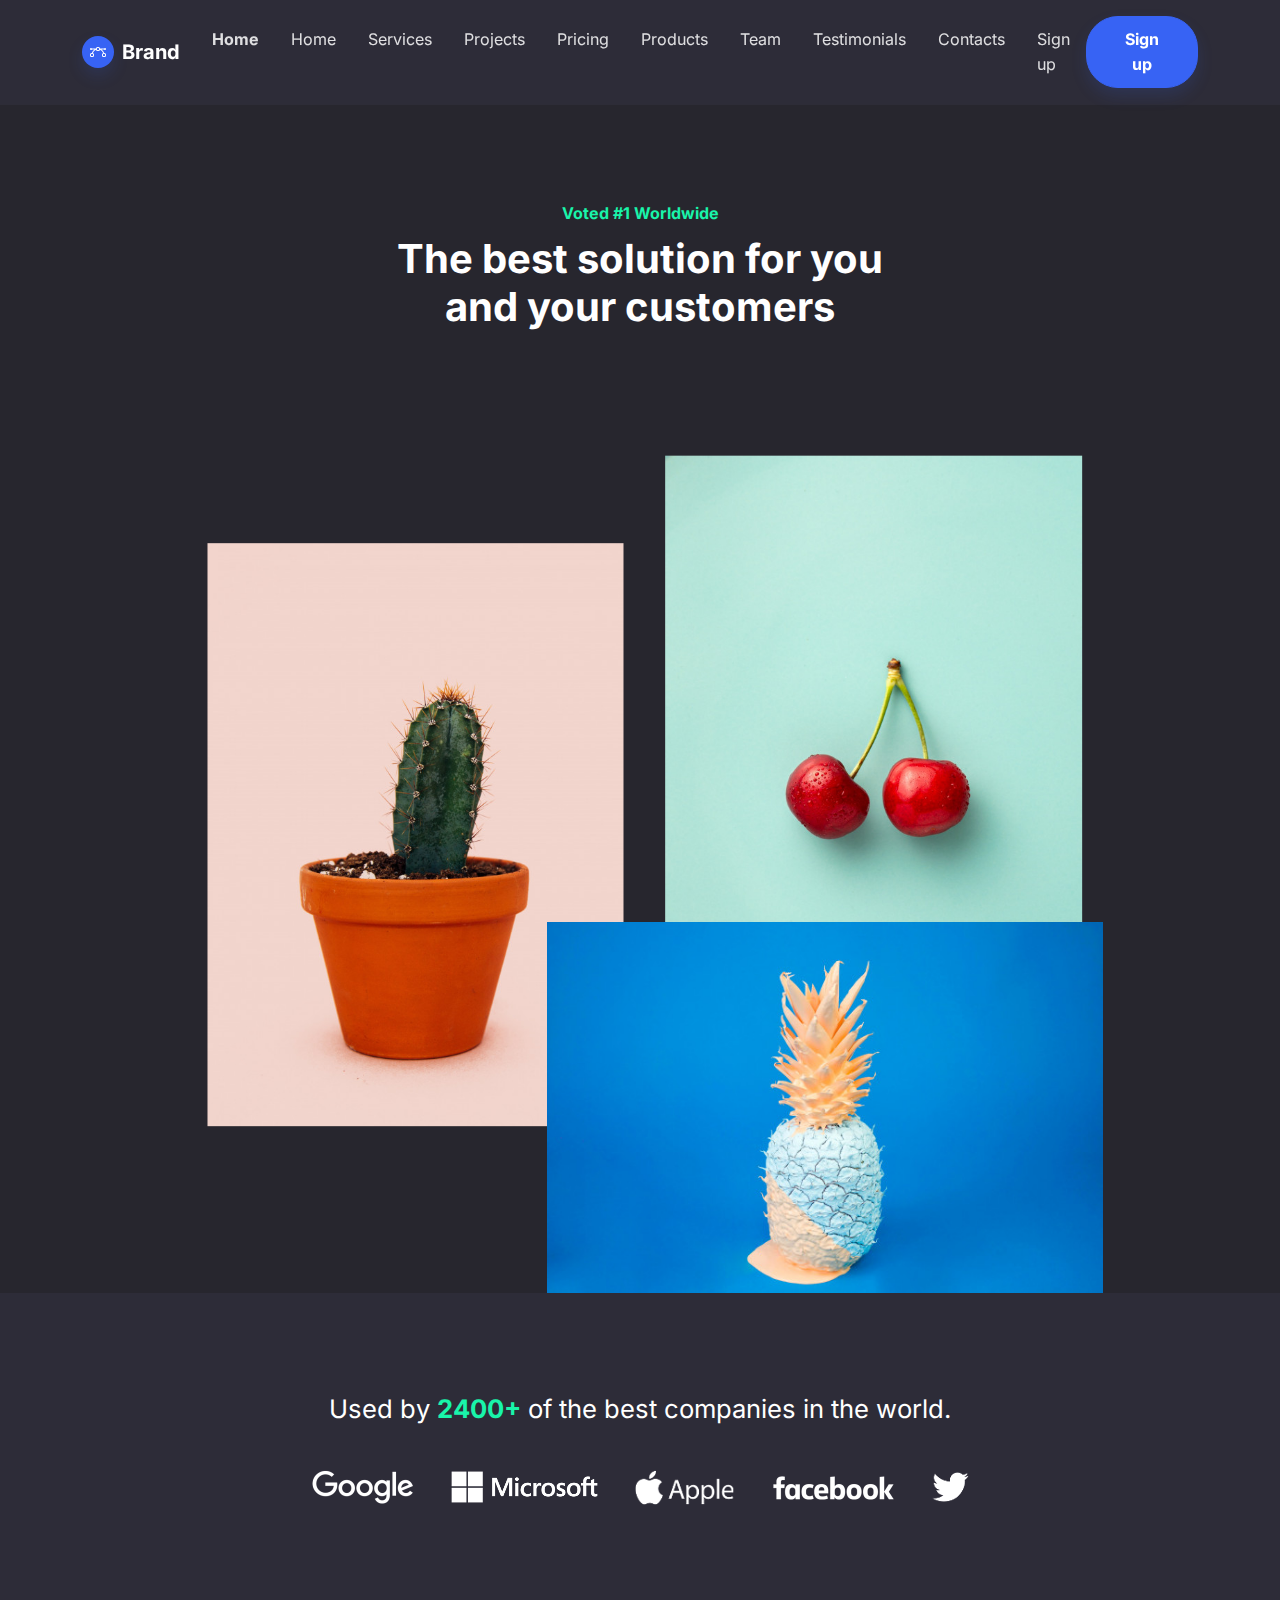
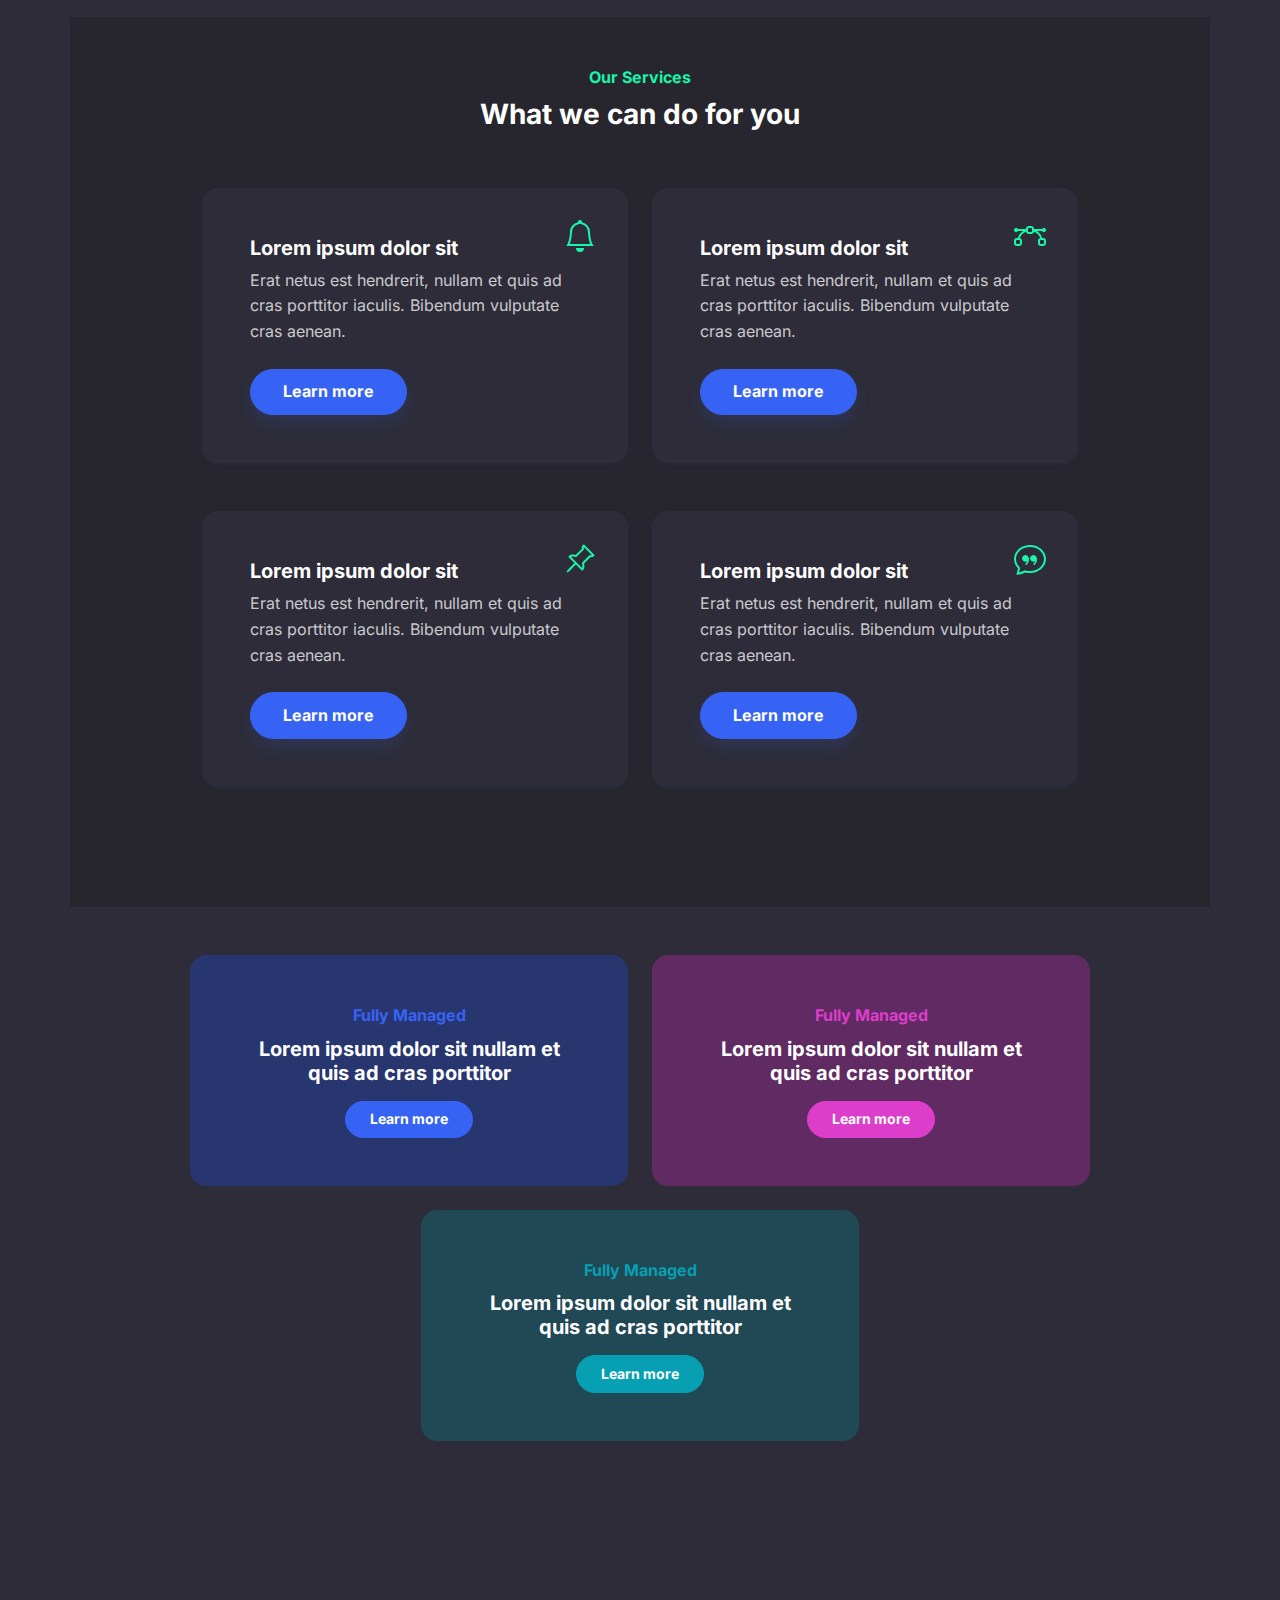
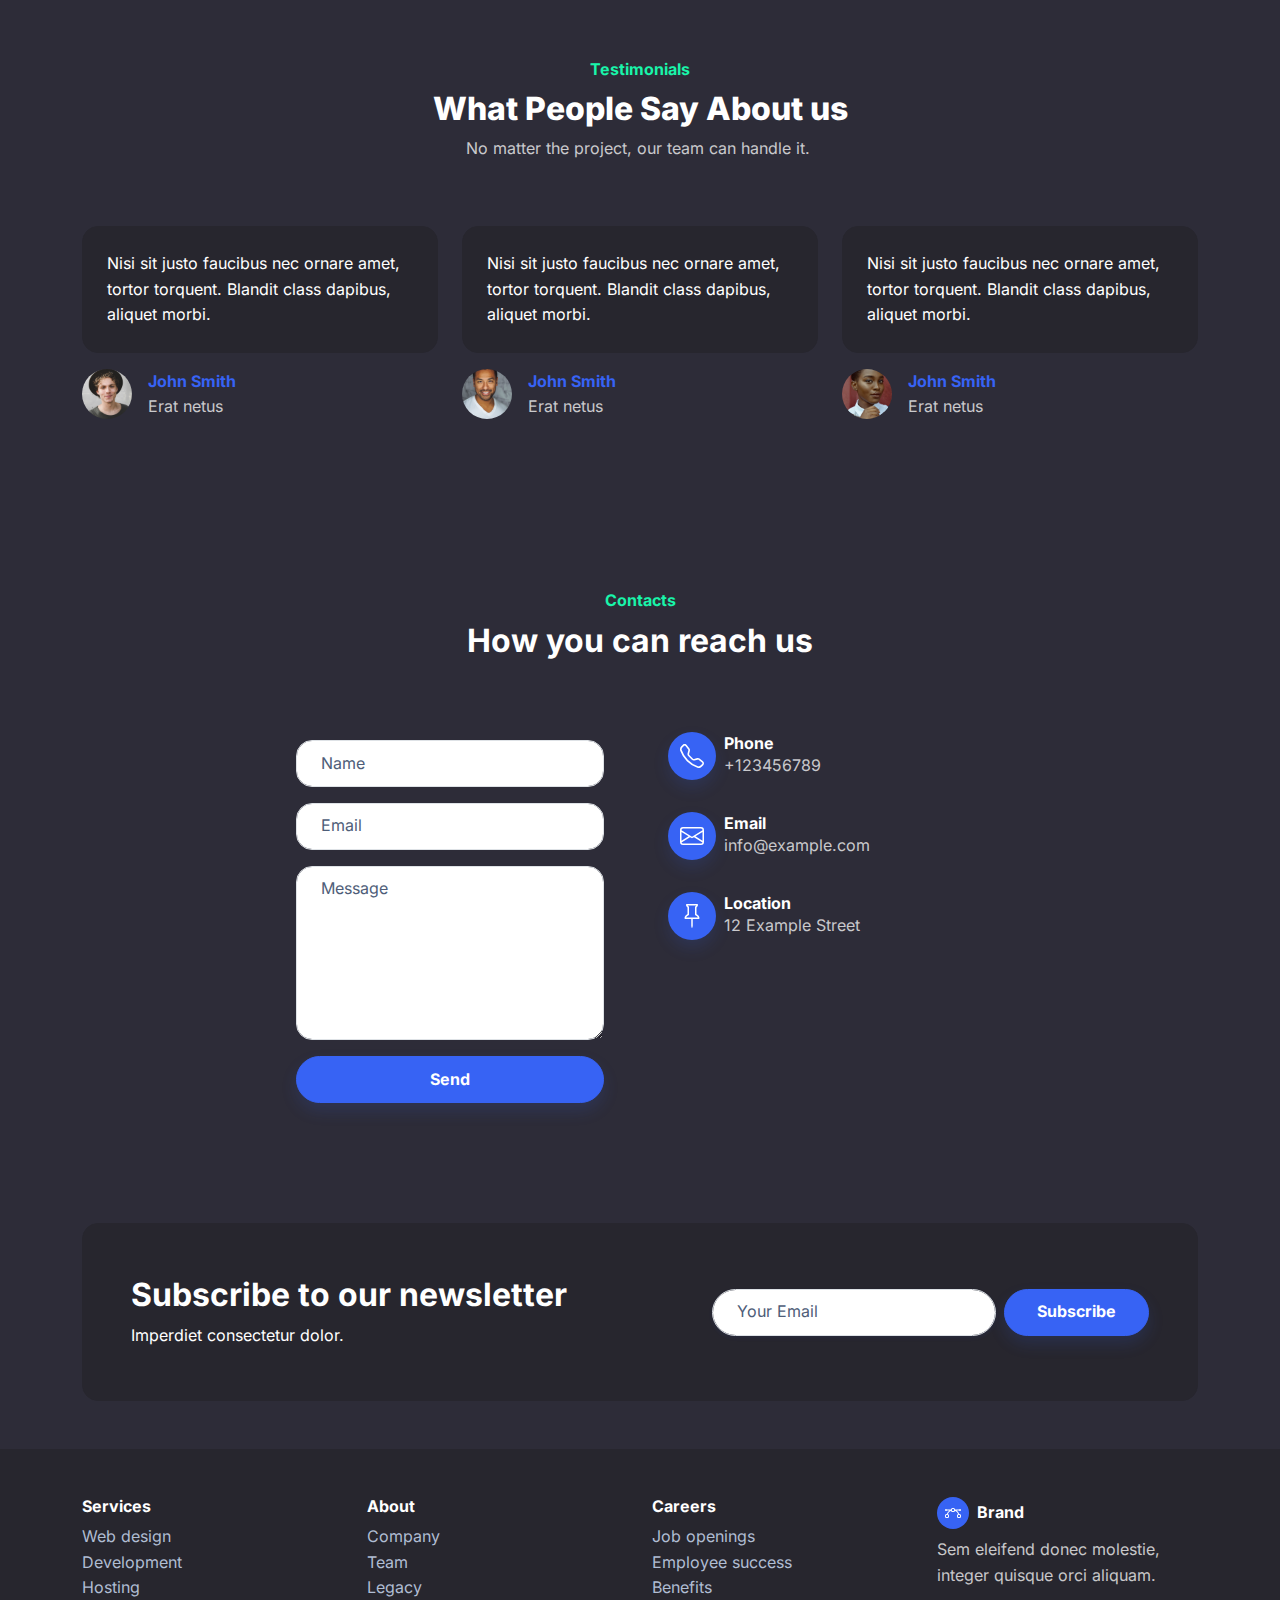
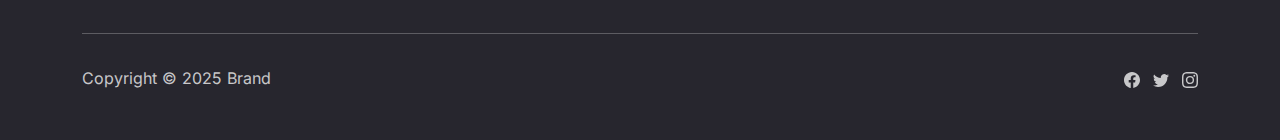
<file: index.html>
<!DOCTYPE html>
<html data-bs-theme="light" lang="en">

<head>
    <meta charset="utf-8">
    <meta name="viewport" content="width=device-width, initial-scale=1.0, shrink-to-fit=no">
    <title>Home - Brand</title>
    <link rel="stylesheet" href="/assets/bootstrap/css/bootstrap.min.css">
    <link rel="stylesheet" href="/assets/css/Inter.css">
</head>

<body>
    <nav class="navbar navbar-expand-md sticky-top py-3 navbar-dark" id="mainNav">
        <div class="container"><a class="navbar-brand d-flex align-items-center" href="/"><span class="bs-icon-sm bs-icon-circle bs-icon-primary shadow d-flex justify-content-center align-items-center me-2 bs-icon"><svg xmlns="http://www.w3.org/2000/svg" width="1em" height="1em" fill="currentColor" viewBox="0 0 16 16" class="bi bi-bezier">
                        <path fill-rule="evenodd" d="M0 10.5A1.5 1.5 0 0 1 1.5 9h1A1.5 1.5 0 0 1 4 10.5v1A1.5 1.5 0 0 1 2.5 13h-1A1.5 1.5 0 0 1 0 11.5zm1.5-.5a.5.5 0 0 0-.5.5v1a.5.5 0 0 0 .5.5h1a.5.5 0 0 0 .5-.5v-1a.5.5 0 0 0-.5-.5zm10.5.5A1.5 1.5 0 0 1 13.5 9h1a1.5 1.5 0 0 1 1.5 1.5v1a1.5 1.5 0 0 1-1.5 1.5h-1a1.5 1.5 0 0 1-1.5-1.5zm1.5-.5a.5.5 0 0 0-.5.5v1a.5.5 0 0 0 .5.5h1a.5.5 0 0 0 .5-.5v-1a.5.5 0 0 0-.5-.5zM6 4.5A1.5 1.5 0 0 1 7.5 3h1A1.5 1.5 0 0 1 10 4.5v1A1.5 1.5 0 0 1 8.5 7h-1A1.5 1.5 0 0 1 6 5.5zM7.5 4a.5.5 0 0 0-.5.5v1a.5.5 0 0 0 .5.5h1a.5.5 0 0 0 .5-.5v-1a.5.5 0 0 0-.5-.5z"></path>
                        <path d="M6 4.5H1.866a1 1 0 1 0 0 1h2.668A6.517 6.517 0 0 0 1.814 9H2.5c.123 0 .244.015.358.043a5.517 5.517 0 0 1 3.185-3.185A1.503 1.503 0 0 1 6 5.5zm3.957 1.358A1.5 1.5 0 0 0 10 5.5v-1h4.134a1 1 0 1 1 0 1h-2.668a6.517 6.517 0 0 1 2.72 3.5H13.5c-.123 0-.243.015-.358.043a5.517 5.517 0 0 0-3.185-3.185z"></path>
                    </svg></span><span>Brand</span></a><button data-bs-toggle="collapse" class="navbar-toggler" data-bs-target="#navcol-1"><span class="visually-hidden">Toggle navigation</span><span class="navbar-toggler-icon"></span></button>
            <div class="collapse navbar-collapse" id="navcol-1">
                <ul class="navbar-nav mx-auto">
                    <li class="nav-item"><a class="nav-link active" href="/index.html">Home</a></li>
                    <li class="nav-item"><a class="nav-link" href="/index-app.html">Home</a></li>
                    <li class="nav-item"><a class="nav-link" href="/services.html">Services</a></li>
                    <li class="nav-item"><a class="nav-link" href="/projects.html">Projects</a></li>
                    <li class="nav-item"><a class="nav-link" href="/pricing.html">Pricing</a></li>
                    <li class="nav-item"><a class="nav-link" href="/products.html">Products</a></li>
                    <li class="nav-item"><a class="nav-link" href="/team.html">Team</a></li>
                    <li class="nav-item"><a class="nav-link" href="/testimonials.html">Testimonials</a></li>
                    <li class="nav-item"><a class="nav-link" href="/contacts.html">Contacts</a></li>
                    <li class="nav-item"><a class="nav-link" href="/signup.html">Sign up</a></li>
                </ul><a class="btn btn-primary shadow" role="button" href="/signup.html">Sign up</a>
            </div>
        </div>
    </nav>
    <header class="bg-dark">
        <div class="container pt-4 pt-xl-5">
            <div class="row pt-5">
                <div class="col-md-8 col-xl-6 text-center text-md-start mx-auto">
                    <div class="text-center">
                        <p class="fw-bold text-success mb-2">Voted #1 Worldwide</p>
                        <h1 class="fw-bold">The best solution for you and your customers</h1>
                    </div>
                </div>
                <div class="col-12 col-lg-10 mx-auto">
                    <div class="position-relative" style="display: flex;flex-wrap: wrap;justify-content: flex-end;">
                        <div style="position: relative;flex: 0 0 45%;transform: translate3d(-15%, 35%, 0);"><img class="img-fluid" data-bss-parallax="" data-bss-parallax-speed="0.8" src="/assets/img/products/3.jpg"></div>
                        <div style="position: relative;flex: 0 0 45%;transform: translate3d(-5%, 20%, 0);"><img class="img-fluid" data-bss-parallax="" data-bss-parallax-speed="0.4" src="/assets/img/products/2.jpg"></div>
                        <div style="position: relative;flex: 0 0 60%;transform: translate3d(0, 0%, 0);"><img class="img-fluid" data-bss-parallax="" data-bss-parallax-speed="0.25" src="/assets/img/products/1.jpg"></div>
                    </div>
                </div>
            </div>
        </div>
    </header>
    <section class="py-5">
        <div class="container text-center py-5">
            <p class="mb-4" style="font-size: 1.6rem;">Used by <span class="text-success"><strong>2400+</strong></span>&nbsp;of the best companies in the world.</p><a href="#"> <img class="m-3" src="/assets/img/brands/google.png"></a><a href="#"> <img class="m-3" src="/assets/img/brands/microsoft.png"></a><a href="#"> <img class="m-3" src="/assets/img/brands/apple.png"></a><a href="#"> <img class="m-3" src="/assets/img/brands/facebook.png"></a><a href="#"> <img class="m-3" src="/assets/img/brands/twitter.png"></a>
        </div>
    </section>
    <section>
        <div class="container bg-dark py-5">
            <div class="row">
                <div class="col-md-8 col-xl-6 text-center mx-auto">
                    <p class="fw-bold text-success mb-2">Our Services</p>
                    <h3 class="fw-bold">What we can do for you</h3>
                </div>
            </div>
            <div class="py-5 p-lg-5">
                <div class="row row-cols-1 row-cols-md-2 mx-auto" style="max-width: 900px;">
                    <div class="col mb-5">
                        <div class="card shadow-sm">
                            <div class="card-body px-4 py-5 px-md-5">
                                <div class="bs-icon-lg d-flex justify-content-center align-items-center mb-3 bs-icon" style="top: 1rem;right: 1rem;position: absolute;"><svg xmlns="http://www.w3.org/2000/svg" width="1em" height="1em" fill="currentColor" viewBox="0 0 16 16" class="bi bi-bell text-success">
                                        <path d="M8 16a2 2 0 0 0 2-2H6a2 2 0 0 0 2 2M8 1.918l-.797.161A4.002 4.002 0 0 0 4 6c0 .628-.134 2.197-.459 3.742-.16.767-.376 1.566-.663 2.258h10.244c-.287-.692-.502-1.49-.663-2.258C12.134 8.197 12 6.628 12 6a4.002 4.002 0 0 0-3.203-3.92L8 1.917zM14.22 12c.223.447.481.801.78 1H1c.299-.199.557-.553.78-1C2.68 10.2 3 6.88 3 6c0-2.42 1.72-4.44 4.005-4.901a1 1 0 1 1 1.99 0A5.002 5.002 0 0 1 13 6c0 .88.32 4.2 1.22 6"></path>
                                    </svg></div>
                                <h5 class="fw-bold card-title">Lorem ipsum dolor sit&nbsp;</h5>
                                <p class="text-muted card-text mb-4">Erat netus est hendrerit, nullam et quis ad cras porttitor iaculis. Bibendum vulputate cras aenean.</p><button class="btn btn-primary shadow" type="button">Learn more</button>
                            </div>
                        </div>
                    </div>
                    <div class="col mb-5">
                        <div class="card shadow-sm">
                            <div class="card-body px-4 py-5 px-md-5">
                                <div class="bs-icon-lg d-flex justify-content-center align-items-center mb-3 bs-icon" style="top: 1rem;right: 1rem;position: absolute;"><svg xmlns="http://www.w3.org/2000/svg" width="1em" height="1em" fill="currentColor" viewBox="0 0 16 16" class="bi bi-bezier text-success">
                                        <path fill-rule="evenodd" d="M0 10.5A1.5 1.5 0 0 1 1.5 9h1A1.5 1.5 0 0 1 4 10.5v1A1.5 1.5 0 0 1 2.5 13h-1A1.5 1.5 0 0 1 0 11.5zm1.5-.5a.5.5 0 0 0-.5.5v1a.5.5 0 0 0 .5.5h1a.5.5 0 0 0 .5-.5v-1a.5.5 0 0 0-.5-.5zm10.5.5A1.5 1.5 0 0 1 13.5 9h1a1.5 1.5 0 0 1 1.5 1.5v1a1.5 1.5 0 0 1-1.5 1.5h-1a1.5 1.5 0 0 1-1.5-1.5zm1.5-.5a.5.5 0 0 0-.5.5v1a.5.5 0 0 0 .5.5h1a.5.5 0 0 0 .5-.5v-1a.5.5 0 0 0-.5-.5zM6 4.5A1.5 1.5 0 0 1 7.5 3h1A1.5 1.5 0 0 1 10 4.5v1A1.5 1.5 0 0 1 8.5 7h-1A1.5 1.5 0 0 1 6 5.5zM7.5 4a.5.5 0 0 0-.5.5v1a.5.5 0 0 0 .5.5h1a.5.5 0 0 0 .5-.5v-1a.5.5 0 0 0-.5-.5z"></path>
                                        <path d="M6 4.5H1.866a1 1 0 1 0 0 1h2.668A6.517 6.517 0 0 0 1.814 9H2.5c.123 0 .244.015.358.043a5.517 5.517 0 0 1 3.185-3.185A1.503 1.503 0 0 1 6 5.5zm3.957 1.358A1.5 1.5 0 0 0 10 5.5v-1h4.134a1 1 0 1 1 0 1h-2.668a6.517 6.517 0 0 1 2.72 3.5H13.5c-.123 0-.243.015-.358.043a5.517 5.517 0 0 0-3.185-3.185z"></path>
                                    </svg></div>
                                <h5 class="fw-bold card-title">Lorem ipsum dolor sit&nbsp;</h5>
                                <p class="text-muted card-text mb-4">Erat netus est hendrerit, nullam et quis ad cras porttitor iaculis. Bibendum vulputate cras aenean.</p><button class="btn btn-primary shadow" type="button">Learn more</button>
                            </div>
                        </div>
                    </div>
                    <div class="col mb-4">
                        <div class="card shadow-sm">
                            <div class="card-body px-4 py-5 px-md-5">
                                <div class="bs-icon-lg d-flex justify-content-center align-items-center mb-3 bs-icon" style="top: 1rem;right: 1rem;position: absolute;"><svg xmlns="http://www.w3.org/2000/svg" width="1em" height="1em" fill="currentColor" viewBox="0 0 16 16" class="bi bi-pin-angle text-success">
                                        <path d="M9.828.722a.5.5 0 0 1 .354.146l4.95 4.95a.5.5 0 0 1 0 .707c-.48.48-1.072.588-1.503.588-.177 0-.335-.018-.46-.039l-3.134 3.134a5.927 5.927 0 0 1 .16 1.013c.046.702-.032 1.687-.72 2.375a.5.5 0 0 1-.707 0l-2.829-2.828-3.182 3.182c-.195.195-1.219.902-1.414.707-.195-.195.512-1.22.707-1.414l3.182-3.182-2.828-2.829a.5.5 0 0 1 0-.707c.688-.688 1.673-.767 2.375-.72a5.922 5.922 0 0 1 1.013.16l3.134-3.133a2.772 2.772 0 0 1-.04-.461c0-.43.108-1.022.589-1.503a.5.5 0 0 1 .353-.146zm.122 2.112v-.002zm0-.002v.002a.5.5 0 0 1-.122.51L6.293 6.878a.5.5 0 0 1-.511.12H5.78l-.014-.004a4.507 4.507 0 0 0-.288-.076 4.922 4.922 0 0 0-.765-.116c-.422-.028-.836.008-1.175.15l5.51 5.509c.141-.34.177-.753.149-1.175a4.924 4.924 0 0 0-.192-1.054l-.004-.013v-.001a.5.5 0 0 1 .12-.512l3.536-3.535a.5.5 0 0 1 .532-.115l.096.022c.087.017.208.034.344.034.114 0 .23-.011.343-.04L9.927 2.028c-.029.113-.04.23-.04.343a1.779 1.779 0 0 0 .062.46z"></path>
                                    </svg></div>
                                <h5 class="fw-bold card-title">Lorem ipsum dolor sit&nbsp;</h5>
                                <p class="text-muted card-text mb-4">Erat netus est hendrerit, nullam et quis ad cras porttitor iaculis. Bibendum vulputate cras aenean.</p><button class="btn btn-primary shadow" type="button">Learn more</button>
                            </div>
                        </div>
                    </div>
                    <div class="col mb-4">
                        <div class="card shadow-sm">
                            <div class="card-body px-4 py-5 px-md-5">
                                <div class="bs-icon-lg d-flex justify-content-center align-items-center mb-3 bs-icon" style="top: 1rem;right: 1rem;position: absolute;"><svg xmlns="http://www.w3.org/2000/svg" width="1em" height="1em" fill="currentColor" viewBox="0 0 16 16" class="bi bi-chat-quote text-success">
                                        <path d="M2.678 11.894a1 1 0 0 1 .287.801 10.97 10.97 0 0 1-.398 2c1.395-.323 2.247-.697 2.634-.893a1 1 0 0 1 .71-.074A8.06 8.06 0 0 0 8 14c3.996 0 7-2.807 7-6 0-3.192-3.004-6-7-6S1 4.808 1 8c0 1.468.617 2.83 1.678 3.894m-.493 3.905a21.682 21.682 0 0 1-.713.129c-.2.032-.352-.176-.273-.362a9.68 9.68 0 0 0 .244-.637l.003-.01c.248-.72.45-1.548.524-2.319C.743 11.37 0 9.76 0 8c0-3.866 3.582-7 8-7s8 3.134 8 7-3.582 7-8 7a9.06 9.06 0 0 1-2.347-.306c-.52.263-1.639.742-3.468 1.105z"></path>
                                        <path d="M7.066 6.76A1.665 1.665 0 0 0 4 7.668a1.667 1.667 0 0 0 2.561 1.406c-.131.389-.375.804-.777 1.22a.417.417 0 0 0 .6.58c1.486-1.54 1.293-3.214.682-4.112zm4 0A1.665 1.665 0 0 0 8 7.668a1.667 1.667 0 0 0 2.561 1.406c-.131.389-.375.804-.777 1.22a.417.417 0 0 0 .6.58c1.486-1.54 1.293-3.214.682-4.112z"></path>
                                    </svg></div>
                                <h5 class="fw-bold card-title">Lorem ipsum dolor sit&nbsp;</h5>
                                <p class="text-muted card-text mb-4">Erat netus est hendrerit, nullam et quis ad cras porttitor iaculis. Bibendum vulputate cras aenean.</p><button class="btn btn-primary shadow" type="button">Learn more</button>
                            </div>
                        </div>
                    </div>
                </div>
            </div>
        </div>
    </section>
    <section>
        <div class="container py-5">
            <div class="mx-auto" style="max-width: 900px;">
                <div class="row row-cols-1 row-cols-md-2 d-flex justify-content-center">
                    <div class="col mb-4">
                        <div class="card bg-primary-light">
                            <div class="card-body text-center px-4 py-5 px-md-5">
                                <p class="fw-bold text-primary card-text mb-2">Fully Managed</p>
                                <h5 class="fw-bold card-title mb-3">Lorem ipsum dolor sit&nbsp;nullam et quis ad cras porttitor</h5><button class="btn btn-primary btn-sm" type="button">Learn more</button>
                            </div>
                        </div>
                    </div>
                    <div class="col mb-4">
                        <div class="card bg-secondary-light">
                            <div class="card-body text-center px-4 py-5 px-md-5">
                                <p class="fw-bold text-secondary card-text mb-2">Fully Managed</p>
                                <h5 class="fw-bold card-title mb-3">Lorem ipsum dolor sit&nbsp;nullam et quis ad cras porttitor</h5><button class="btn btn-secondary btn-sm" type="button">Learn more</button>
                            </div>
                        </div>
                    </div>
                    <div class="col mb-4">
                        <div class="card bg-info-light">
                            <div class="card-body text-center px-4 py-5 px-md-5">
                                <p class="fw-bold text-info card-text mb-2">Fully Managed</p>
                                <h5 class="fw-bold card-title mb-3">Lorem ipsum dolor sit&nbsp;nullam et quis ad cras porttitor</h5><button class="btn btn-info btn-sm" type="button">Learn more</button>
                            </div>
                        </div>
                    </div>
                </div>
            </div>
        </div>
    </section>
    <section class="py-5 mt-5">
        <div class="container py-5">
            <div class="row mb-5">
                <div class="col-md-8 col-xl-6 text-center mx-auto">
                    <p class="fw-bold text-success mb-2">Testimonials</p>
                    <h2 class="fw-bold"><strong>What People Say About us</strong></h2>
                    <p class="text-muted">No matter the project, our team can handle it.&nbsp;</p>
                </div>
            </div>
            <div class="row row-cols-1 row-cols-sm-2 row-cols-lg-3 d-sm-flex justify-content-sm-center">
                <div class="col mb-4">
                    <div class="d-flex flex-column align-items-center align-items-sm-start">
                        <p class="bg-dark border rounded border-dark p-4">Nisi sit justo faucibus nec ornare amet, tortor torquent. Blandit class dapibus, aliquet morbi.</p>
                        <div class="d-flex"><img class="rounded-circle flex-shrink-0 me-3 fit-cover" width="50" height="50" src="/assets/img/team/avatar2.jpg">
                            <div>
                                <p class="fw-bold text-primary mb-0">John Smith</p>
                                <p class="text-muted mb-0">Erat netus</p>
                            </div>
                        </div>
                    </div>
                </div>
                <div class="col mb-4">
                    <div class="d-flex flex-column align-items-center align-items-sm-start">
                        <p class="bg-dark border rounded border-dark p-4">Nisi sit justo faucibus nec ornare amet, tortor torquent. Blandit class dapibus, aliquet morbi.</p>
                        <div class="d-flex"><img class="rounded-circle flex-shrink-0 me-3 fit-cover" width="50" height="50" src="/assets/img/team/avatar4.jpg">
                            <div>
                                <p class="fw-bold text-primary mb-0">John Smith</p>
                                <p class="text-muted mb-0">Erat netus</p>
                            </div>
                        </div>
                    </div>
                </div>
                <div class="col mb-4">
                    <div class="d-flex flex-column align-items-center align-items-sm-start">
                        <p class="bg-dark border rounded border-dark p-4">Nisi sit justo faucibus nec ornare amet, tortor torquent. Blandit class dapibus, aliquet morbi.</p>
                        <div class="d-flex"><img class="rounded-circle flex-shrink-0 me-3 fit-cover" width="50" height="50" src="/assets/img/team/avatar5.jpg">
                            <div>
                                <p class="fw-bold text-primary mb-0">John Smith</p>
                                <p class="text-muted mb-0">Erat netus</p>
                            </div>
                        </div>
                    </div>
                </div>
            </div>
        </div>
    </section>
    <section class="py-5">
        <div class="container">
            <div class="row mb-5">
                <div class="col-md-8 col-xl-6 text-center mx-auto">
                    <p class="fw-bold text-success mb-2">Contacts</p>
                    <h2 class="fw-bold">How you can reach us</h2>
                </div>
            </div>
            <div class="row d-flex justify-content-center">
                <div class="col-md-6 col-xl-4">
                    <div>
                        <form class="p-3 p-xl-4" method="post">
                            <div class="mb-3"><input class="form-control" type="text" id="name-1" name="name" placeholder="Name"></div>
                            <div class="mb-3"><input class="form-control" type="email" id="email-1" name="email" placeholder="Email"></div>
                            <div class="mb-3"><textarea class="form-control" id="message-1" name="message" rows="6" placeholder="Message"></textarea></div>
                            <div><button class="btn btn-primary shadow d-block w-100" type="submit">Send </button></div>
                        </form>
                    </div>
                </div>
                <div class="col-md-4 col-xl-4 d-flex justify-content-center justify-content-xl-start">
                    <div class="d-flex flex-wrap flex-md-column justify-content-md-start align-items-md-start h-100">
                        <div class="d-flex align-items-center p-3">
                            <div class="bs-icon-md bs-icon-circle bs-icon-primary shadow d-flex flex-shrink-0 justify-content-center align-items-center d-inline-block bs-icon bs-icon-md"><svg xmlns="http://www.w3.org/2000/svg" width="1em" height="1em" fill="currentColor" viewBox="0 0 16 16" class="bi bi-telephone">
                                    <path d="M3.654 1.328a.678.678 0 0 0-1.015-.063L1.605 2.3c-.483.484-.661 1.169-.45 1.77a17.568 17.568 0 0 0 4.168 6.608 17.569 17.569 0 0 0 6.608 4.168c.601.211 1.286.033 1.77-.45l1.034-1.034a.678.678 0 0 0-.063-1.015l-2.307-1.794a.678.678 0 0 0-.58-.122l-2.19.547a1.745 1.745 0 0 1-1.657-.459L5.482 8.062a1.745 1.745 0 0 1-.46-1.657l.548-2.19a.678.678 0 0 0-.122-.58L3.654 1.328zM1.884.511a1.745 1.745 0 0 1 2.612.163L6.29 2.98c.329.423.445.974.315 1.494l-.547 2.19a.678.678 0 0 0 .178.643l2.457 2.457a.678.678 0 0 0 .644.178l2.189-.547a1.745 1.745 0 0 1 1.494.315l2.306 1.794c.829.645.905 1.87.163 2.611l-1.034 1.034c-.74.74-1.846 1.065-2.877.702a18.634 18.634 0 0 1-7.01-4.42 18.634 18.634 0 0 1-4.42-7.009c-.362-1.03-.037-2.137.703-2.877L1.885.511z"></path>
                                </svg></div>
                            <div class="px-2">
                                <h6 class="fw-bold mb-0">Phone</h6>
                                <p class="text-muted mb-0">+123456789</p>
                            </div>
                        </div>
                        <div class="d-flex align-items-center p-3">
                            <div class="bs-icon-md bs-icon-circle bs-icon-primary shadow d-flex flex-shrink-0 justify-content-center align-items-center d-inline-block bs-icon bs-icon-md"><svg xmlns="http://www.w3.org/2000/svg" width="1em" height="1em" fill="currentColor" viewBox="0 0 16 16" class="bi bi-envelope">
                                    <path d="M0 4a2 2 0 0 1 2-2h12a2 2 0 0 1 2 2v8a2 2 0 0 1-2 2H2a2 2 0 0 1-2-2zm2-1a1 1 0 0 0-1 1v.217l7 4.2 7-4.2V4a1 1 0 0 0-1-1zm13 2.383-4.708 2.825L15 11.105zm-.034 6.876-5.64-3.471L8 9.583l-1.326-.795-5.64 3.47A1 1 0 0 0 2 13h12a1 1 0 0 0 .966-.741M1 11.105l4.708-2.897L1 5.383z"></path>
                                </svg></div>
                            <div class="px-2">
                                <h6 class="fw-bold mb-0">Email</h6>
                                <p class="text-muted mb-0">info@example.com</p>
                            </div>
                        </div>
                        <div class="d-flex align-items-center p-3">
                            <div class="bs-icon-md bs-icon-circle bs-icon-primary shadow d-flex flex-shrink-0 justify-content-center align-items-center d-inline-block bs-icon bs-icon-md"><svg xmlns="http://www.w3.org/2000/svg" width="1em" height="1em" fill="currentColor" viewBox="0 0 16 16" class="bi bi-pin">
                                    <path d="M4.146.146A.5.5 0 0 1 4.5 0h7a.5.5 0 0 1 .5.5c0 .68-.342 1.174-.646 1.479-.126.125-.25.224-.354.298v4.431l.078.048c.203.127.476.314.751.555C12.36 7.775 13 8.527 13 9.5a.5.5 0 0 1-.5.5h-4v4.5c0 .276-.224 1.5-.5 1.5s-.5-1.224-.5-1.5V10h-4a.5.5 0 0 1-.5-.5c0-.973.64-1.725 1.17-2.189A5.921 5.921 0 0 1 5 6.708V2.277a2.77 2.77 0 0 1-.354-.298C4.342 1.674 4 1.179 4 .5a.5.5 0 0 1 .146-.354zm1.58 1.408-.002-.001.002.001m-.002-.001.002.001A.5.5 0 0 1 6 2v5a.5.5 0 0 1-.276.447h-.002l-.012.007-.054.03a4.922 4.922 0 0 0-.827.58c-.318.278-.585.596-.725.936h7.792c-.14-.34-.407-.658-.725-.936a4.915 4.915 0 0 0-.881-.61l-.012-.006h-.002A.5.5 0 0 1 10 7V2a.5.5 0 0 1 .295-.458 1.775 1.775 0 0 0 .351-.271c.08-.08.155-.17.214-.271H5.14c.06.1.133.191.214.271a1.78 1.78 0 0 0 .37.282"></path>
                                </svg></div>
                            <div class="px-2">
                                <h6 class="fw-bold mb-0">Location</h6>
                                <p class="text-muted mb-0">12 Example Street</p>
                            </div>
                        </div>
                    </div>
                </div>
            </div>
        </div>
    </section>
    <section class="py-5">
        <div class="container">
            <div class="bg-dark border rounded border-dark d-flex flex-column justify-content-between align-items-center flex-lg-row p-4 p-lg-5">
                <div class="text-center text-lg-start py-3 py-lg-1">
                    <h2 class="fw-bold mb-2">Subscribe to our newsletter</h2>
                    <p class="mb-0">Imperdiet consectetur dolor.</p>
                </div>
                <form class="d-flex justify-content-center flex-wrap flex-lg-nowrap" method="post">
                    <div class="my-2"><input class="border rounded-pill shadow-sm form-control" type="email" name="email" placeholder="Your Email"></div>
                    <div class="my-2"><button class="btn btn-primary shadow ms-2" type="submit">Subscribe </button></div>
                </form>
            </div>
        </div>
    </section>
    <footer class="bg-dark">
        <div class="container py-4 py-lg-5">
            <div class="row justify-content-center">
                <div class="col-sm-4 col-md-3 text-center text-lg-start d-flex flex-column">
                    <h3 class="fs-6 fw-bold">Services</h3>
                    <ul class="list-unstyled">
                        <li><a href="#">Web design</a></li>
                        <li><a href="#">Development</a></li>
                        <li><a href="#">Hosting</a></li>
                    </ul>
                </div>
                <div class="col-sm-4 col-md-3 text-center text-lg-start d-flex flex-column">
                    <h3 class="fs-6 fw-bold">About</h3>
                    <ul class="list-unstyled">
                        <li><a href="#">Company</a></li>
                        <li><a href="#">Team</a></li>
                        <li><a href="#">Legacy</a></li>
                    </ul>
                </div>
                <div class="col-sm-4 col-md-3 text-center text-lg-start d-flex flex-column">
                    <h3 class="fs-6 fw-bold">Careers</h3>
                    <ul class="list-unstyled">
                        <li><a href="#">Job openings</a></li>
                        <li><a href="#">Employee success</a></li>
                        <li><a href="#">Benefits</a></li>
                    </ul>
                </div>
                <div class="col-lg-3 text-center text-lg-start d-flex flex-column align-items-center order-first align-items-lg-start order-lg-last">
                    <div class="fw-bold d-flex align-items-center mb-2"><span class="bs-icon-sm bs-icon-circle bs-icon-primary d-flex justify-content-center align-items-center bs-icon me-2"><svg xmlns="http://www.w3.org/2000/svg" width="1em" height="1em" fill="currentColor" viewBox="0 0 16 16" class="bi bi-bezier">
                                <path fill-rule="evenodd" d="M0 10.5A1.5 1.5 0 0 1 1.5 9h1A1.5 1.5 0 0 1 4 10.5v1A1.5 1.5 0 0 1 2.5 13h-1A1.5 1.5 0 0 1 0 11.5zm1.5-.5a.5.5 0 0 0-.5.5v1a.5.5 0 0 0 .5.5h1a.5.5 0 0 0 .5-.5v-1a.5.5 0 0 0-.5-.5zm10.5.5A1.5 1.5 0 0 1 13.5 9h1a1.5 1.5 0 0 1 1.5 1.5v1a1.5 1.5 0 0 1-1.5 1.5h-1a1.5 1.5 0 0 1-1.5-1.5zm1.5-.5a.5.5 0 0 0-.5.5v1a.5.5 0 0 0 .5.5h1a.5.5 0 0 0 .5-.5v-1a.5.5 0 0 0-.5-.5zM6 4.5A1.5 1.5 0 0 1 7.5 3h1A1.5 1.5 0 0 1 10 4.5v1A1.5 1.5 0 0 1 8.5 7h-1A1.5 1.5 0 0 1 6 5.5zM7.5 4a.5.5 0 0 0-.5.5v1a.5.5 0 0 0 .5.5h1a.5.5 0 0 0 .5-.5v-1a.5.5 0 0 0-.5-.5z"></path>
                                <path d="M6 4.5H1.866a1 1 0 1 0 0 1h2.668A6.517 6.517 0 0 0 1.814 9H2.5c.123 0 .244.015.358.043a5.517 5.517 0 0 1 3.185-3.185A1.503 1.503 0 0 1 6 5.5zm3.957 1.358A1.5 1.5 0 0 0 10 5.5v-1h4.134a1 1 0 1 1 0 1h-2.668a6.517 6.517 0 0 1 2.72 3.5H13.5c-.123 0-.243.015-.358.043a5.517 5.517 0 0 0-3.185-3.185z"></path>
                            </svg></span><span>Brand</span></div>
                    <p class="text-muted">Sem eleifend donec molestie, integer quisque orci aliquam.</p>
                </div>
            </div>
            <hr>
            <div class="text-muted d-flex justify-content-between align-items-center pt-3">
                <p class="mb-0">Copyright © 2025 Brand</p>
                <ul class="list-inline mb-0">
                    <li class="list-inline-item"><svg xmlns="http://www.w3.org/2000/svg" width="1em" height="1em" fill="currentColor" viewBox="0 0 16 16" class="bi bi-facebook">
                            <path d="M16 8.049c0-4.446-3.582-8.05-8-8.05C3.58 0-.002 3.603-.002 8.05c0 4.017 2.926 7.347 6.75 7.951v-5.625h-2.03V8.05H6.75V6.275c0-2.017 1.195-3.131 3.022-3.131.876 0 1.791.157 1.791.157v1.98h-1.009c-.993 0-1.303.621-1.303 1.258v1.51h2.218l-.354 2.326H9.25V16c3.824-.604 6.75-3.934 6.75-7.951"></path>
                        </svg></li>
                    <li class="list-inline-item"><svg xmlns="http://www.w3.org/2000/svg" width="1em" height="1em" fill="currentColor" viewBox="0 0 16 16" class="bi bi-twitter">
                            <path d="M5.026 15c6.038 0 9.341-5.003 9.341-9.334 0-.14 0-.282-.006-.422A6.685 6.685 0 0 0 16 3.542a6.658 6.658 0 0 1-1.889.518 3.301 3.301 0 0 0 1.447-1.817 6.533 6.533 0 0 1-2.087.793A3.286 3.286 0 0 0 7.875 6.03a9.325 9.325 0 0 1-6.767-3.429 3.289 3.289 0 0 0 1.018 4.382A3.323 3.323 0 0 1 .64 6.575v.045a3.288 3.288 0 0 0 2.632 3.218 3.203 3.203 0 0 1-.865.115 3.23 3.23 0 0 1-.614-.057 3.283 3.283 0 0 0 3.067 2.277A6.588 6.588 0 0 1 .78 13.58a6.32 6.32 0 0 1-.78-.045A9.344 9.344 0 0 0 5.026 15"></path>
                        </svg></li>
                    <li class="list-inline-item"><svg xmlns="http://www.w3.org/2000/svg" width="1em" height="1em" fill="currentColor" viewBox="0 0 16 16" class="bi bi-instagram">
                            <path d="M8 0C5.829 0 5.556.01 4.703.048 3.85.088 3.269.222 2.76.42a3.917 3.917 0 0 0-1.417.923A3.927 3.927 0 0 0 .42 2.76C.222 3.268.087 3.85.048 4.7.01 5.555 0 5.827 0 8.001c0 2.172.01 2.444.048 3.297.04.852.174 1.433.372 1.942.205.526.478.972.923 1.417.444.445.89.719 1.416.923.51.198 1.09.333 1.942.372C5.555 15.99 5.827 16 8 16s2.444-.01 3.298-.048c.851-.04 1.434-.174 1.943-.372a3.916 3.916 0 0 0 1.416-.923c.445-.445.718-.891.923-1.417.197-.509.332-1.09.372-1.942C15.99 10.445 16 10.173 16 8s-.01-2.445-.048-3.299c-.04-.851-.175-1.433-.372-1.941a3.926 3.926 0 0 0-.923-1.417A3.911 3.911 0 0 0 13.24.42c-.51-.198-1.092-.333-1.943-.372C10.443.01 10.172 0 7.998 0h.003zm-.717 1.442h.718c2.136 0 2.389.007 3.232.046.78.035 1.204.166 1.486.275.373.145.64.319.92.599.28.28.453.546.598.92.11.281.24.705.275 1.485.039.843.047 1.096.047 3.231s-.008 2.389-.047 3.232c-.035.78-.166 1.203-.275 1.485a2.47 2.47 0 0 1-.599.919c-.28.28-.546.453-.92.598-.28.11-.704.24-1.485.276-.843.038-1.096.047-3.232.047s-2.39-.009-3.233-.047c-.78-.036-1.203-.166-1.485-.276a2.478 2.478 0 0 1-.92-.598 2.48 2.48 0 0 1-.6-.92c-.109-.281-.24-.705-.275-1.485-.038-.843-.046-1.096-.046-3.233 0-2.136.008-2.388.046-3.231.036-.78.166-1.204.276-1.486.145-.373.319-.64.599-.92.28-.28.546-.453.92-.598.282-.11.705-.24 1.485-.276.738-.034 1.024-.044 2.515-.045v.002zm4.988 1.328a.96.96 0 1 0 0 1.92.96.96 0 0 0 0-1.92zm-4.27 1.122a4.109 4.109 0 1 0 0 8.217 4.109 4.109 0 0 0 0-8.217zm0 1.441a2.667 2.667 0 1 1 0 5.334 2.667 2.667 0 0 1 0-5.334"></path>
                        </svg></li>
                </ul>
            </div>
        </div>
    </footer>
    <script src="https://cdn.jsdelivr.net/npm/bootstrap@5.3.3/dist/js/bootstrap.bundle.min.js"></script>
    <script src="/assets/js/bs-init.js"></script>
    <script src="/assets/js/bold-and-dark.js"></script>
</body>

</html>
</file>
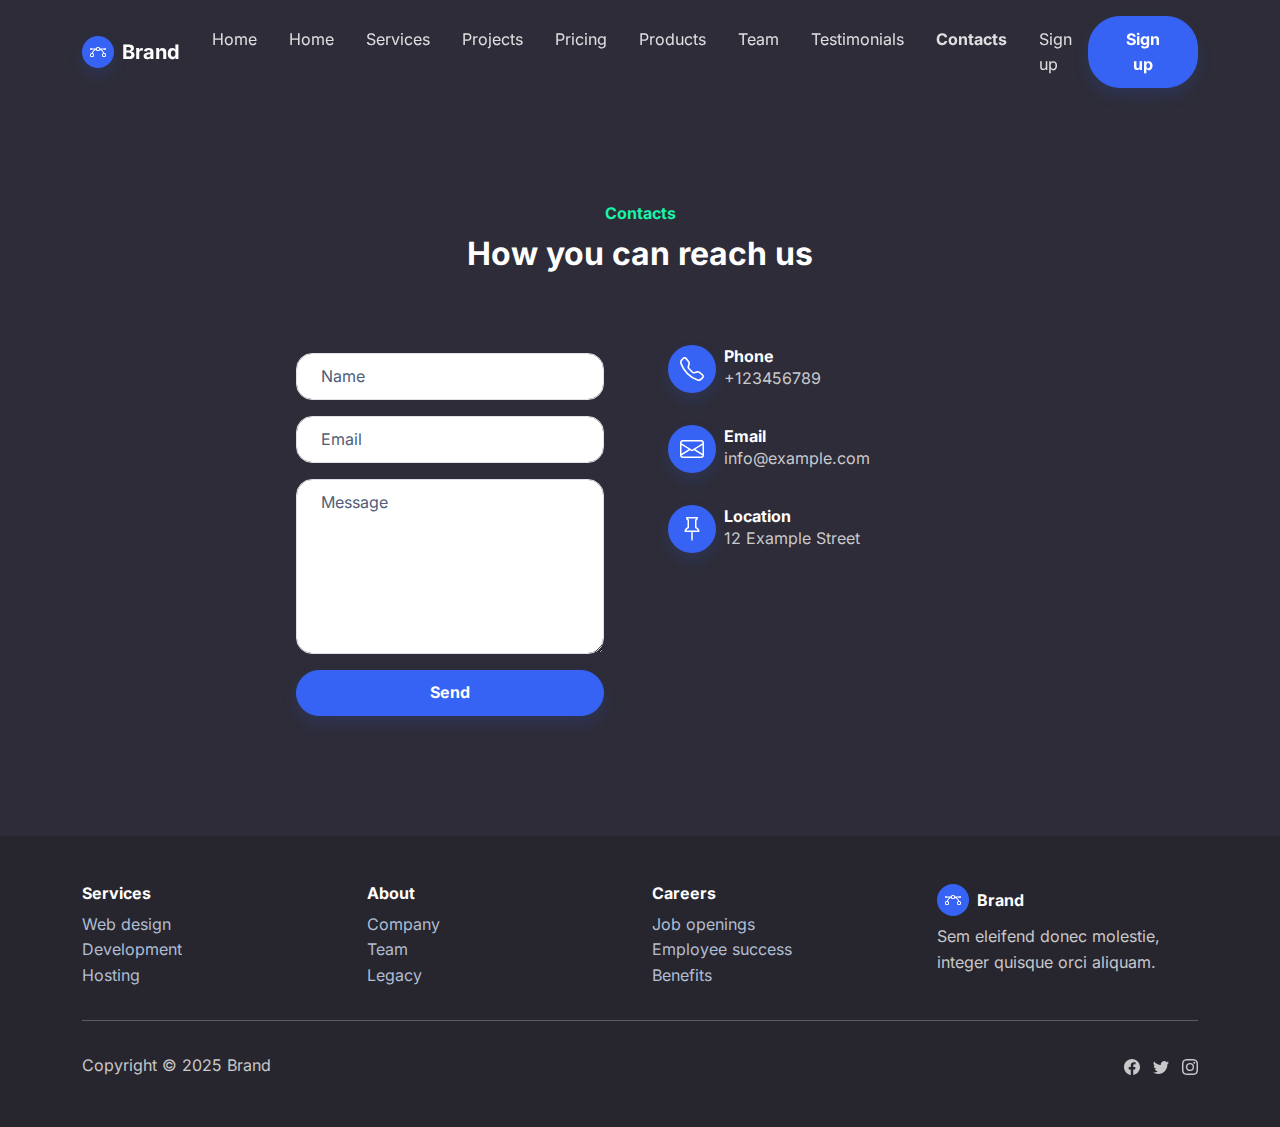
<file: contacts.html>
<!DOCTYPE html>
<html data-bs-theme="light" lang="en">

<head>
    <meta charset="utf-8">
    <meta name="viewport" content="width=device-width, initial-scale=1.0, shrink-to-fit=no">
    <title>Contacts - Brand</title>
    <link rel="stylesheet" href="/assets/bootstrap/css/bootstrap.min.css">
    <link rel="stylesheet" href="/assets/css/Inter.css">
</head>

<body>
    <nav class="navbar navbar-expand-md sticky-top py-3 navbar-dark" id="mainNav">
        <div class="container"><a class="navbar-brand d-flex align-items-center" href="/"><span class="bs-icon-sm bs-icon-circle bs-icon-primary shadow d-flex justify-content-center align-items-center me-2 bs-icon"><svg xmlns="http://www.w3.org/2000/svg" width="1em" height="1em" fill="currentColor" viewBox="0 0 16 16" class="bi bi-bezier">
                        <path fill-rule="evenodd" d="M0 10.5A1.5 1.5 0 0 1 1.5 9h1A1.5 1.5 0 0 1 4 10.5v1A1.5 1.5 0 0 1 2.5 13h-1A1.5 1.5 0 0 1 0 11.5zm1.5-.5a.5.5 0 0 0-.5.5v1a.5.5 0 0 0 .5.5h1a.5.5 0 0 0 .5-.5v-1a.5.5 0 0 0-.5-.5zm10.5.5A1.5 1.5 0 0 1 13.5 9h1a1.5 1.5 0 0 1 1.5 1.5v1a1.5 1.5 0 0 1-1.5 1.5h-1a1.5 1.5 0 0 1-1.5-1.5zm1.5-.5a.5.5 0 0 0-.5.5v1a.5.5 0 0 0 .5.5h1a.5.5 0 0 0 .5-.5v-1a.5.5 0 0 0-.5-.5zM6 4.5A1.5 1.5 0 0 1 7.5 3h1A1.5 1.5 0 0 1 10 4.5v1A1.5 1.5 0 0 1 8.5 7h-1A1.5 1.5 0 0 1 6 5.5zM7.5 4a.5.5 0 0 0-.5.5v1a.5.5 0 0 0 .5.5h1a.5.5 0 0 0 .5-.5v-1a.5.5 0 0 0-.5-.5z"></path>
                        <path d="M6 4.5H1.866a1 1 0 1 0 0 1h2.668A6.517 6.517 0 0 0 1.814 9H2.5c.123 0 .244.015.358.043a5.517 5.517 0 0 1 3.185-3.185A1.503 1.503 0 0 1 6 5.5zm3.957 1.358A1.5 1.5 0 0 0 10 5.5v-1h4.134a1 1 0 1 1 0 1h-2.668a6.517 6.517 0 0 1 2.72 3.5H13.5c-.123 0-.243.015-.358.043a5.517 5.517 0 0 0-3.185-3.185z"></path>
                    </svg></span><span>Brand</span></a><button data-bs-toggle="collapse" class="navbar-toggler" data-bs-target="#navcol-1"><span class="visually-hidden">Toggle navigation</span><span class="navbar-toggler-icon"></span></button>
            <div class="collapse navbar-collapse" id="navcol-1">
                <ul class="navbar-nav mx-auto">
                    <li class="nav-item"><a class="nav-link" href="/index.html">Home</a></li>
                    <li class="nav-item"><a class="nav-link" href="/index-app.html">Home</a></li>
                    <li class="nav-item"><a class="nav-link" href="/services.html">Services</a></li>
                    <li class="nav-item"><a class="nav-link" href="/projects.html">Projects</a></li>
                    <li class="nav-item"><a class="nav-link" href="/pricing.html">Pricing</a></li>
                    <li class="nav-item"><a class="nav-link" href="/products.html">Products</a></li>
                    <li class="nav-item"><a class="nav-link" href="/team.html">Team</a></li>
                    <li class="nav-item"><a class="nav-link" href="/testimonials.html">Testimonials</a></li>
                    <li class="nav-item"><a class="nav-link active" href="/contacts.html">Contacts</a></li>
                    <li class="nav-item"><a class="nav-link" href="/signup.html">Sign up</a></li>
                </ul><a class="btn btn-primary shadow" role="button" href="/signup.html">Sign up</a>
            </div>
        </div>
    </nav>
    <section class="py-5">
        <div class="container py-5">
            <div class="row mb-5">
                <div class="col-md-8 col-xl-6 text-center mx-auto">
                    <p class="fw-bold text-success mb-2">Contacts</p>
                    <h2 class="fw-bold">How you can reach us</h2>
                </div>
            </div>
            <div class="row d-flex justify-content-center">
                <div class="col-md-6 col-xl-4">
                    <div>
                        <form class="p-3 p-xl-4" method="post">
                            <div class="mb-3"><input class="form-control" type="text" id="name-1" name="name" placeholder="Name"></div>
                            <div class="mb-3"><input class="form-control" type="email" id="email-1" name="email" placeholder="Email"></div>
                            <div class="mb-3"><textarea class="form-control" id="message-1" name="message" rows="6" placeholder="Message"></textarea></div>
                            <div><button class="btn btn-primary shadow d-block w-100" type="submit">Send </button></div>
                        </form>
                    </div>
                </div>
                <div class="col-md-4 col-xl-4 d-flex justify-content-center justify-content-xl-start">
                    <div class="d-flex flex-wrap flex-md-column justify-content-md-start align-items-md-start h-100">
                        <div class="d-flex align-items-center p-3">
                            <div class="bs-icon-md bs-icon-circle bs-icon-primary shadow d-flex flex-shrink-0 justify-content-center align-items-center d-inline-block bs-icon bs-icon-md"><svg xmlns="http://www.w3.org/2000/svg" width="1em" height="1em" fill="currentColor" viewBox="0 0 16 16" class="bi bi-telephone">
                                    <path d="M3.654 1.328a.678.678 0 0 0-1.015-.063L1.605 2.3c-.483.484-.661 1.169-.45 1.77a17.568 17.568 0 0 0 4.168 6.608 17.569 17.569 0 0 0 6.608 4.168c.601.211 1.286.033 1.77-.45l1.034-1.034a.678.678 0 0 0-.063-1.015l-2.307-1.794a.678.678 0 0 0-.58-.122l-2.19.547a1.745 1.745 0 0 1-1.657-.459L5.482 8.062a1.745 1.745 0 0 1-.46-1.657l.548-2.19a.678.678 0 0 0-.122-.58L3.654 1.328zM1.884.511a1.745 1.745 0 0 1 2.612.163L6.29 2.98c.329.423.445.974.315 1.494l-.547 2.19a.678.678 0 0 0 .178.643l2.457 2.457a.678.678 0 0 0 .644.178l2.189-.547a1.745 1.745 0 0 1 1.494.315l2.306 1.794c.829.645.905 1.87.163 2.611l-1.034 1.034c-.74.74-1.846 1.065-2.877.702a18.634 18.634 0 0 1-7.01-4.42 18.634 18.634 0 0 1-4.42-7.009c-.362-1.03-.037-2.137.703-2.877L1.885.511z"></path>
                                </svg></div>
                            <div class="px-2">
                                <h6 class="fw-bold mb-0">Phone</h6>
                                <p class="text-muted mb-0">+123456789</p>
                            </div>
                        </div>
                        <div class="d-flex align-items-center p-3">
                            <div class="bs-icon-md bs-icon-circle bs-icon-primary shadow d-flex flex-shrink-0 justify-content-center align-items-center d-inline-block bs-icon bs-icon-md"><svg xmlns="http://www.w3.org/2000/svg" width="1em" height="1em" fill="currentColor" viewBox="0 0 16 16" class="bi bi-envelope">
                                    <path d="M0 4a2 2 0 0 1 2-2h12a2 2 0 0 1 2 2v8a2 2 0 0 1-2 2H2a2 2 0 0 1-2-2zm2-1a1 1 0 0 0-1 1v.217l7 4.2 7-4.2V4a1 1 0 0 0-1-1zm13 2.383-4.708 2.825L15 11.105zm-.034 6.876-5.64-3.471L8 9.583l-1.326-.795-5.64 3.47A1 1 0 0 0 2 13h12a1 1 0 0 0 .966-.741M1 11.105l4.708-2.897L1 5.383z"></path>
                                </svg></div>
                            <div class="px-2">
                                <h6 class="fw-bold mb-0">Email</h6>
                                <p class="text-muted mb-0">info@example.com</p>
                            </div>
                        </div>
                        <div class="d-flex align-items-center p-3">
                            <div class="bs-icon-md bs-icon-circle bs-icon-primary shadow d-flex flex-shrink-0 justify-content-center align-items-center d-inline-block bs-icon bs-icon-md"><svg xmlns="http://www.w3.org/2000/svg" width="1em" height="1em" fill="currentColor" viewBox="0 0 16 16" class="bi bi-pin">
                                    <path d="M4.146.146A.5.5 0 0 1 4.5 0h7a.5.5 0 0 1 .5.5c0 .68-.342 1.174-.646 1.479-.126.125-.25.224-.354.298v4.431l.078.048c.203.127.476.314.751.555C12.36 7.775 13 8.527 13 9.5a.5.5 0 0 1-.5.5h-4v4.5c0 .276-.224 1.5-.5 1.5s-.5-1.224-.5-1.5V10h-4a.5.5 0 0 1-.5-.5c0-.973.64-1.725 1.17-2.189A5.921 5.921 0 0 1 5 6.708V2.277a2.77 2.77 0 0 1-.354-.298C4.342 1.674 4 1.179 4 .5a.5.5 0 0 1 .146-.354zm1.58 1.408-.002-.001.002.001m-.002-.001.002.001A.5.5 0 0 1 6 2v5a.5.5 0 0 1-.276.447h-.002l-.012.007-.054.03a4.922 4.922 0 0 0-.827.58c-.318.278-.585.596-.725.936h7.792c-.14-.34-.407-.658-.725-.936a4.915 4.915 0 0 0-.881-.61l-.012-.006h-.002A.5.5 0 0 1 10 7V2a.5.5 0 0 1 .295-.458 1.775 1.775 0 0 0 .351-.271c.08-.08.155-.17.214-.271H5.14c.06.1.133.191.214.271a1.78 1.78 0 0 0 .37.282"></path>
                                </svg></div>
                            <div class="px-2">
                                <h6 class="fw-bold mb-0">Location</h6>
                                <p class="text-muted mb-0">12 Example Street</p>
                            </div>
                        </div>
                    </div>
                </div>
            </div>
        </div>
    </section>
    <footer class="bg-dark">
        <div class="container py-4 py-lg-5">
            <div class="row justify-content-center">
                <div class="col-sm-4 col-md-3 text-center text-lg-start d-flex flex-column">
                    <h3 class="fs-6 fw-bold">Services</h3>
                    <ul class="list-unstyled">
                        <li><a href="#">Web design</a></li>
                        <li><a href="#">Development</a></li>
                        <li><a href="#">Hosting</a></li>
                    </ul>
                </div>
                <div class="col-sm-4 col-md-3 text-center text-lg-start d-flex flex-column">
                    <h3 class="fs-6 fw-bold">About</h3>
                    <ul class="list-unstyled">
                        <li><a href="#">Company</a></li>
                        <li><a href="#">Team</a></li>
                        <li><a href="#">Legacy</a></li>
                    </ul>
                </div>
                <div class="col-sm-4 col-md-3 text-center text-lg-start d-flex flex-column">
                    <h3 class="fs-6 fw-bold">Careers</h3>
                    <ul class="list-unstyled">
                        <li><a href="#">Job openings</a></li>
                        <li><a href="#">Employee success</a></li>
                        <li><a href="#">Benefits</a></li>
                    </ul>
                </div>
                <div class="col-lg-3 text-center text-lg-start d-flex flex-column align-items-center order-first align-items-lg-start order-lg-last">
                    <div class="fw-bold d-flex align-items-center mb-2"><span class="bs-icon-sm bs-icon-circle bs-icon-primary d-flex justify-content-center align-items-center bs-icon me-2"><svg xmlns="http://www.w3.org/2000/svg" width="1em" height="1em" fill="currentColor" viewBox="0 0 16 16" class="bi bi-bezier">
                                <path fill-rule="evenodd" d="M0 10.5A1.5 1.5 0 0 1 1.5 9h1A1.5 1.5 0 0 1 4 10.5v1A1.5 1.5 0 0 1 2.5 13h-1A1.5 1.5 0 0 1 0 11.5zm1.5-.5a.5.5 0 0 0-.5.5v1a.5.5 0 0 0 .5.5h1a.5.5 0 0 0 .5-.5v-1a.5.5 0 0 0-.5-.5zm10.5.5A1.5 1.5 0 0 1 13.5 9h1a1.5 1.5 0 0 1 1.5 1.5v1a1.5 1.5 0 0 1-1.5 1.5h-1a1.5 1.5 0 0 1-1.5-1.5zm1.5-.5a.5.5 0 0 0-.5.5v1a.5.5 0 0 0 .5.5h1a.5.5 0 0 0 .5-.5v-1a.5.5 0 0 0-.5-.5zM6 4.5A1.5 1.5 0 0 1 7.5 3h1A1.5 1.5 0 0 1 10 4.5v1A1.5 1.5 0 0 1 8.5 7h-1A1.5 1.5 0 0 1 6 5.5zM7.5 4a.5.5 0 0 0-.5.5v1a.5.5 0 0 0 .5.5h1a.5.5 0 0 0 .5-.5v-1a.5.5 0 0 0-.5-.5z"></path>
                                <path d="M6 4.5H1.866a1 1 0 1 0 0 1h2.668A6.517 6.517 0 0 0 1.814 9H2.5c.123 0 .244.015.358.043a5.517 5.517 0 0 1 3.185-3.185A1.503 1.503 0 0 1 6 5.5zm3.957 1.358A1.5 1.5 0 0 0 10 5.5v-1h4.134a1 1 0 1 1 0 1h-2.668a6.517 6.517 0 0 1 2.72 3.5H13.5c-.123 0-.243.015-.358.043a5.517 5.517 0 0 0-3.185-3.185z"></path>
                            </svg></span><span>Brand</span></div>
                    <p class="text-muted">Sem eleifend donec molestie, integer quisque orci aliquam.</p>
                </div>
            </div>
            <hr>
            <div class="text-muted d-flex justify-content-between align-items-center pt-3">
                <p class="mb-0">Copyright © 2025 Brand</p>
                <ul class="list-inline mb-0">
                    <li class="list-inline-item"><svg xmlns="http://www.w3.org/2000/svg" width="1em" height="1em" fill="currentColor" viewBox="0 0 16 16" class="bi bi-facebook">
                            <path d="M16 8.049c0-4.446-3.582-8.05-8-8.05C3.58 0-.002 3.603-.002 8.05c0 4.017 2.926 7.347 6.75 7.951v-5.625h-2.03V8.05H6.75V6.275c0-2.017 1.195-3.131 3.022-3.131.876 0 1.791.157 1.791.157v1.98h-1.009c-.993 0-1.303.621-1.303 1.258v1.51h2.218l-.354 2.326H9.25V16c3.824-.604 6.75-3.934 6.75-7.951"></path>
                        </svg></li>
                    <li class="list-inline-item"><svg xmlns="http://www.w3.org/2000/svg" width="1em" height="1em" fill="currentColor" viewBox="0 0 16 16" class="bi bi-twitter">
                            <path d="M5.026 15c6.038 0 9.341-5.003 9.341-9.334 0-.14 0-.282-.006-.422A6.685 6.685 0 0 0 16 3.542a6.658 6.658 0 0 1-1.889.518 3.301 3.301 0 0 0 1.447-1.817 6.533 6.533 0 0 1-2.087.793A3.286 3.286 0 0 0 7.875 6.03a9.325 9.325 0 0 1-6.767-3.429 3.289 3.289 0 0 0 1.018 4.382A3.323 3.323 0 0 1 .64 6.575v.045a3.288 3.288 0 0 0 2.632 3.218 3.203 3.203 0 0 1-.865.115 3.23 3.23 0 0 1-.614-.057 3.283 3.283 0 0 0 3.067 2.277A6.588 6.588 0 0 1 .78 13.58a6.32 6.32 0 0 1-.78-.045A9.344 9.344 0 0 0 5.026 15"></path>
                        </svg></li>
                    <li class="list-inline-item"><svg xmlns="http://www.w3.org/2000/svg" width="1em" height="1em" fill="currentColor" viewBox="0 0 16 16" class="bi bi-instagram">
                            <path d="M8 0C5.829 0 5.556.01 4.703.048 3.85.088 3.269.222 2.76.42a3.917 3.917 0 0 0-1.417.923A3.927 3.927 0 0 0 .42 2.76C.222 3.268.087 3.85.048 4.7.01 5.555 0 5.827 0 8.001c0 2.172.01 2.444.048 3.297.04.852.174 1.433.372 1.942.205.526.478.972.923 1.417.444.445.89.719 1.416.923.51.198 1.09.333 1.942.372C5.555 15.99 5.827 16 8 16s2.444-.01 3.298-.048c.851-.04 1.434-.174 1.943-.372a3.916 3.916 0 0 0 1.416-.923c.445-.445.718-.891.923-1.417.197-.509.332-1.09.372-1.942C15.99 10.445 16 10.173 16 8s-.01-2.445-.048-3.299c-.04-.851-.175-1.433-.372-1.941a3.926 3.926 0 0 0-.923-1.417A3.911 3.911 0 0 0 13.24.42c-.51-.198-1.092-.333-1.943-.372C10.443.01 10.172 0 7.998 0h.003zm-.717 1.442h.718c2.136 0 2.389.007 3.232.046.78.035 1.204.166 1.486.275.373.145.64.319.92.599.28.28.453.546.598.92.11.281.24.705.275 1.485.039.843.047 1.096.047 3.231s-.008 2.389-.047 3.232c-.035.78-.166 1.203-.275 1.485a2.47 2.47 0 0 1-.599.919c-.28.28-.546.453-.92.598-.28.11-.704.24-1.485.276-.843.038-1.096.047-3.232.047s-2.39-.009-3.233-.047c-.78-.036-1.203-.166-1.485-.276a2.478 2.478 0 0 1-.92-.598 2.48 2.48 0 0 1-.6-.92c-.109-.281-.24-.705-.275-1.485-.038-.843-.046-1.096-.046-3.233 0-2.136.008-2.388.046-3.231.036-.78.166-1.204.276-1.486.145-.373.319-.64.599-.92.28-.28.546-.453.92-.598.282-.11.705-.24 1.485-.276.738-.034 1.024-.044 2.515-.045v.002zm4.988 1.328a.96.96 0 1 0 0 1.92.96.96 0 0 0 0-1.92zm-4.27 1.122a4.109 4.109 0 1 0 0 8.217 4.109 4.109 0 0 0 0-8.217zm0 1.441a2.667 2.667 0 1 1 0 5.334 2.667 2.667 0 0 1 0-5.334"></path>
                        </svg></li>
                </ul>
            </div>
        </div>
    </footer>
    <script src="https://cdn.jsdelivr.net/npm/bootstrap@5.3.3/dist/js/bootstrap.bundle.min.js"></script>
    <script src="/assets/js/bs-init.js"></script>
    <script src="/assets/js/bold-and-dark.js"></script>
</body>

</html>
</file>
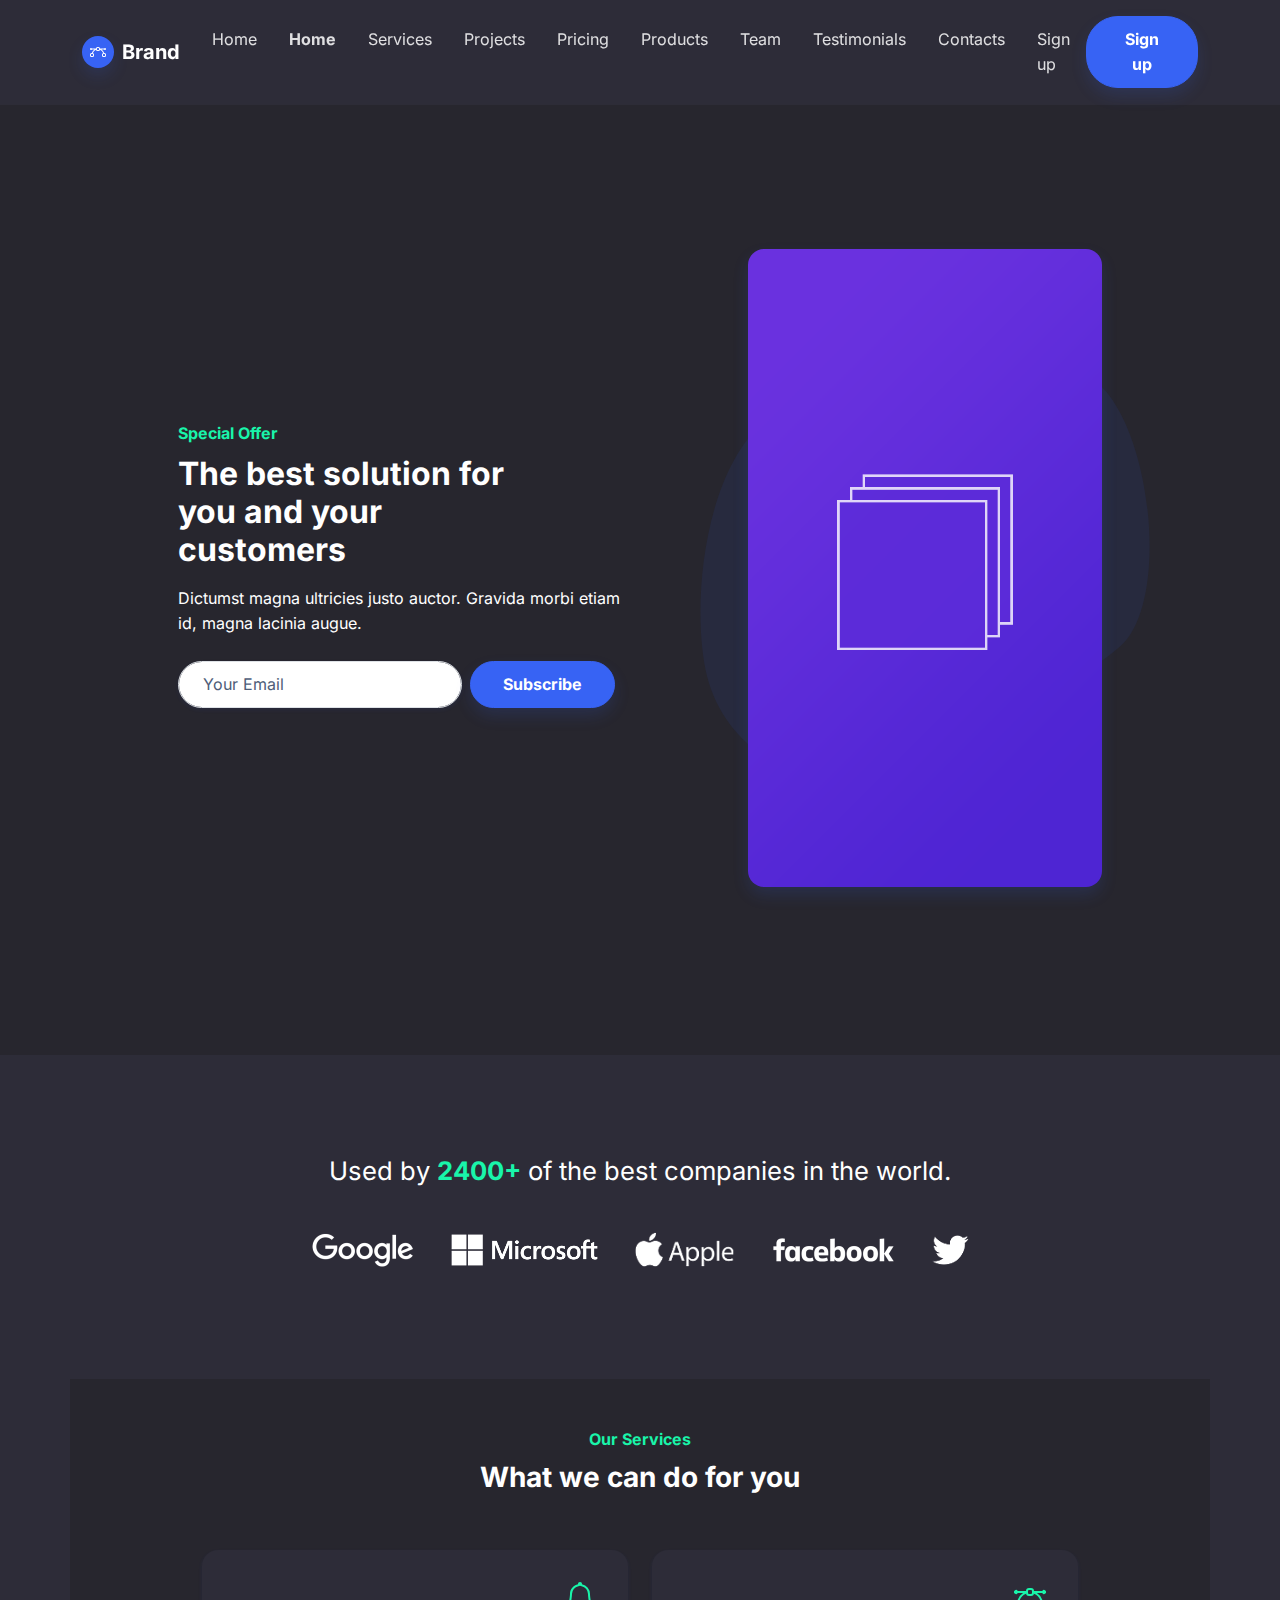
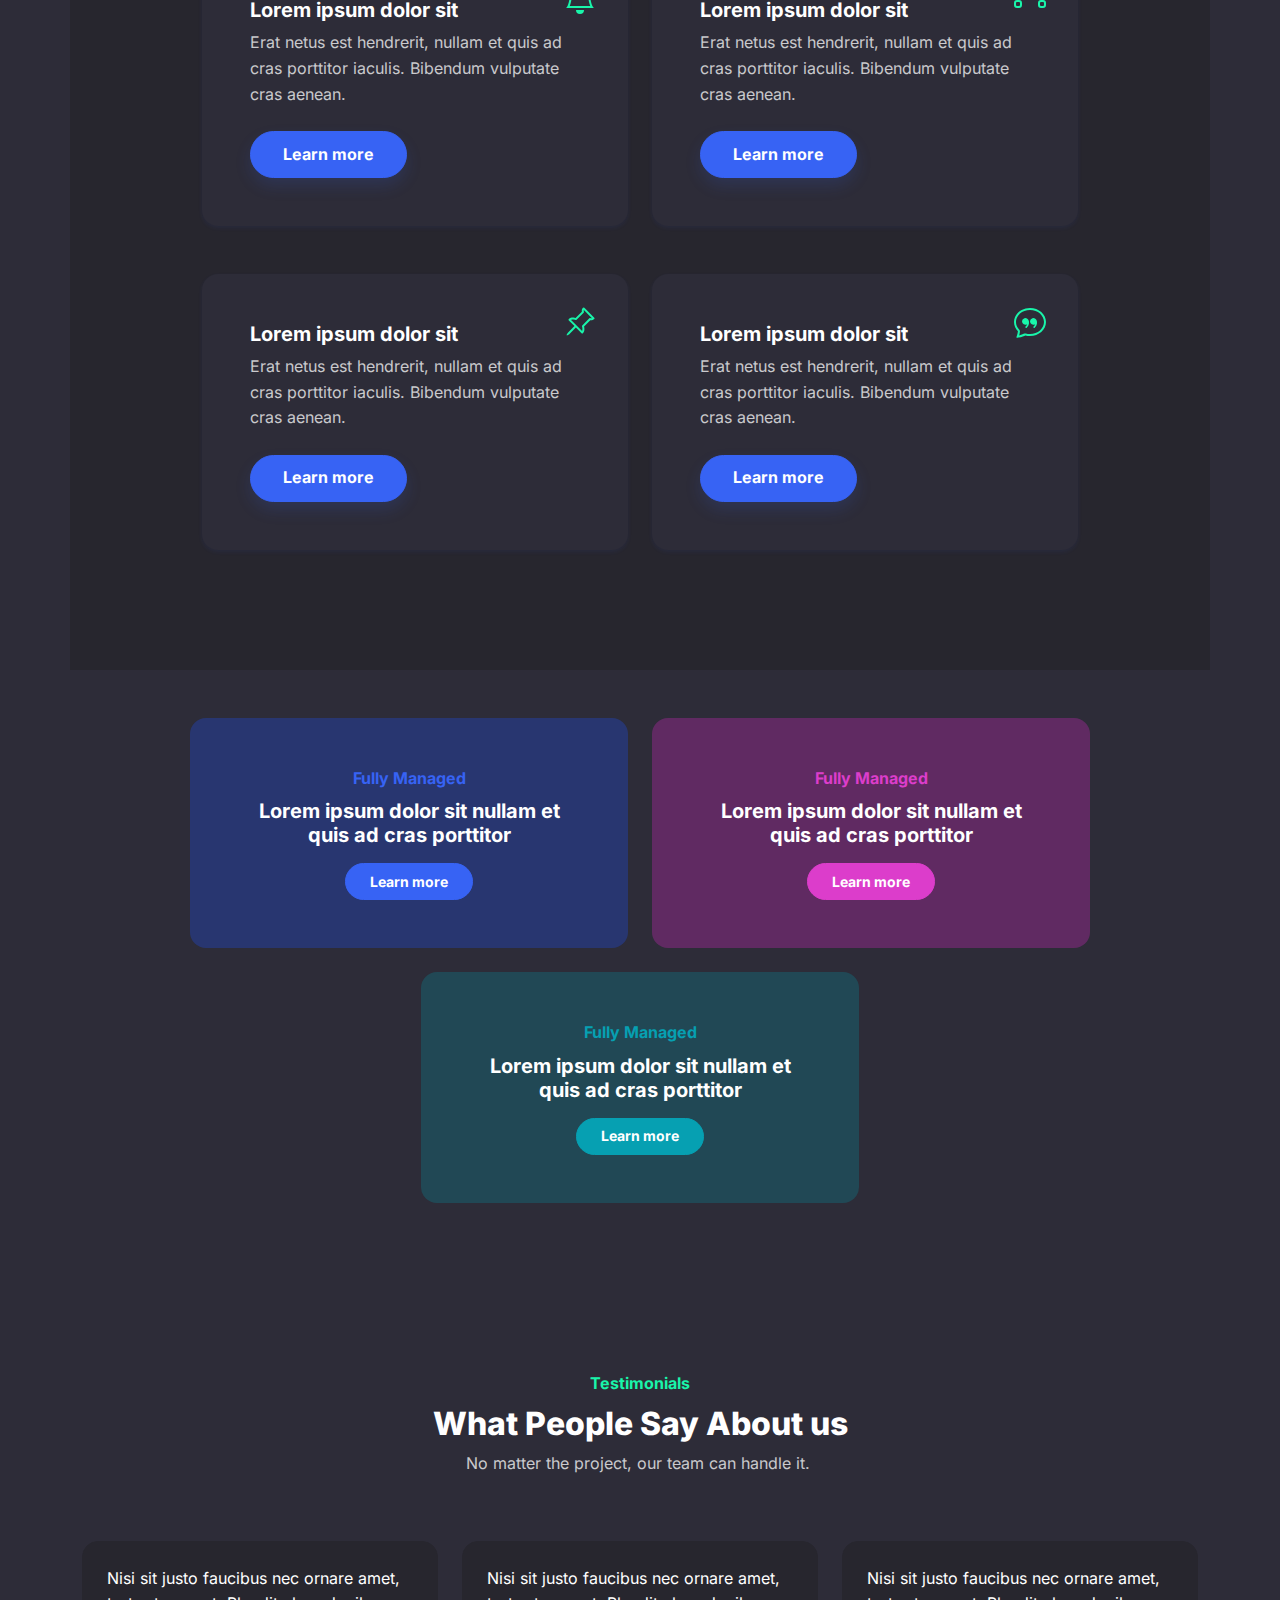
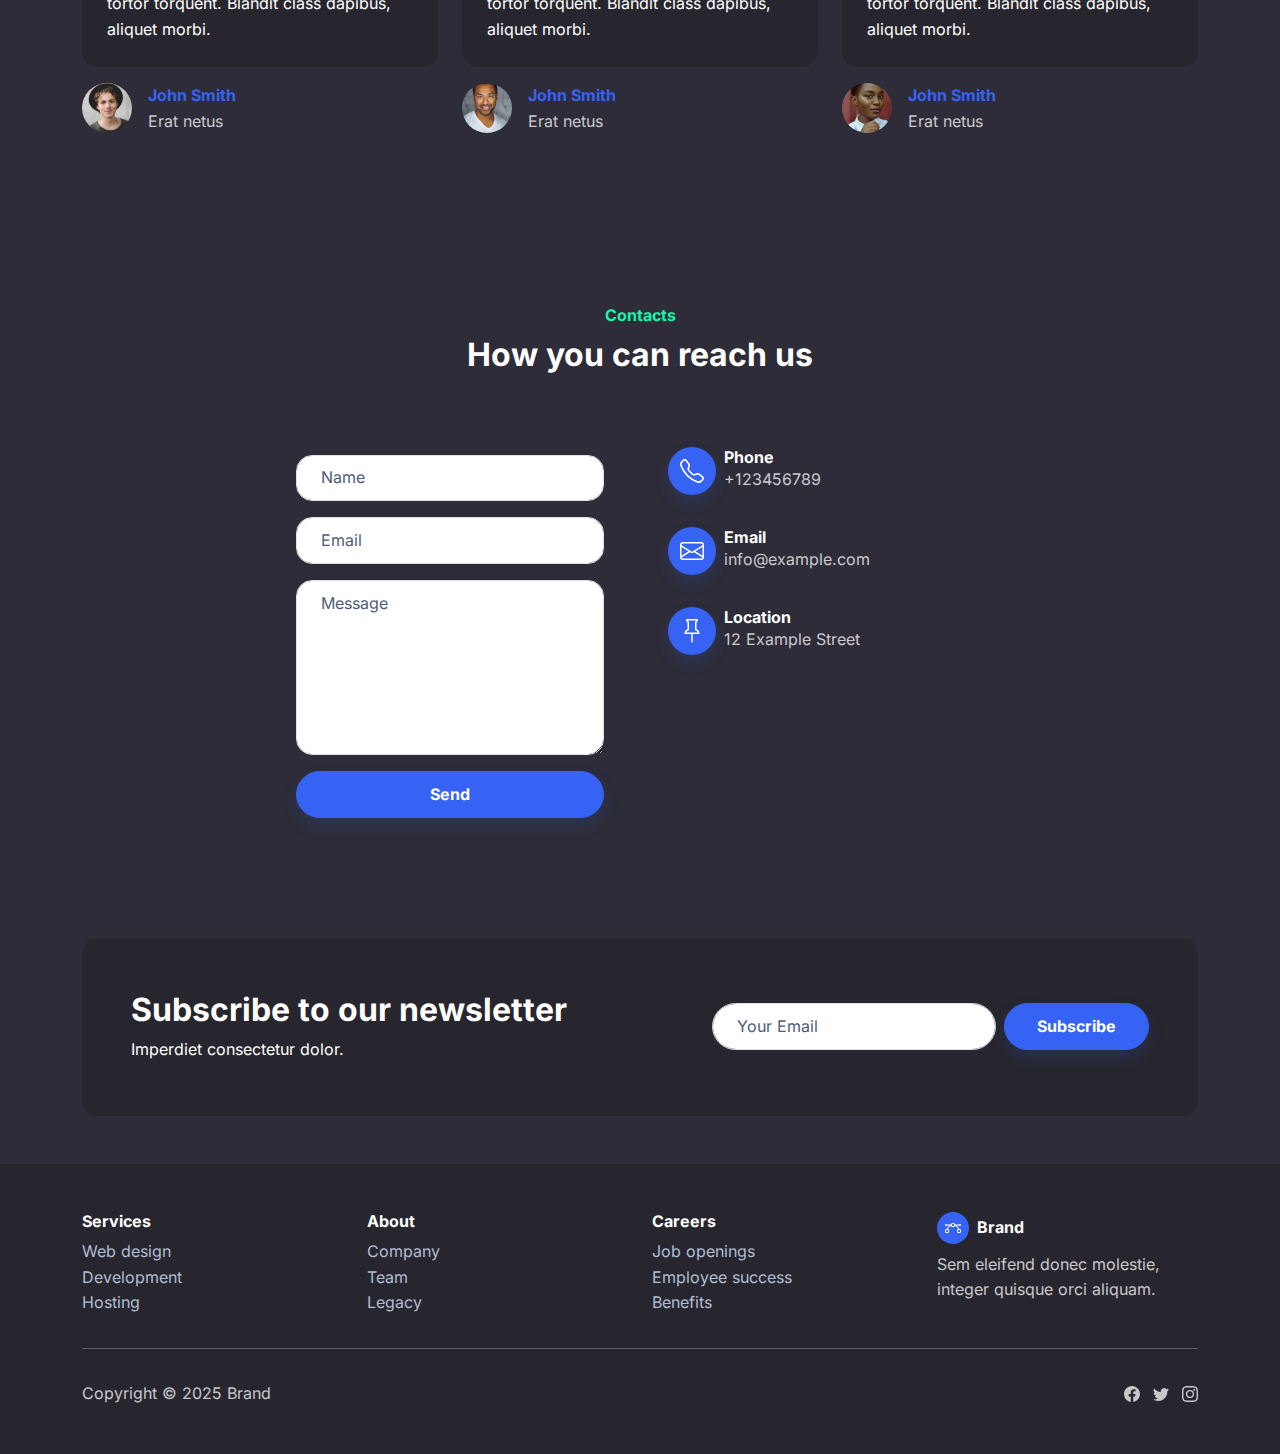
<file: index-app.html>
<!DOCTYPE html>
<html data-bs-theme="light" lang="en">

<head>
    <meta charset="utf-8">
    <meta name="viewport" content="width=device-width, initial-scale=1.0, shrink-to-fit=no">
    <title>Home - Brand</title>
    <link rel="stylesheet" href="/assets/bootstrap/css/bootstrap.min.css">
    <link rel="stylesheet" href="/assets/css/Inter.css">
</head>

<body>
    <nav class="navbar navbar-expand-md sticky-top py-3 navbar-dark" id="mainNav">
        <div class="container"><a class="navbar-brand d-flex align-items-center" href="/"><span class="bs-icon-sm bs-icon-circle bs-icon-primary shadow d-flex justify-content-center align-items-center me-2 bs-icon"><svg xmlns="http://www.w3.org/2000/svg" width="1em" height="1em" fill="currentColor" viewBox="0 0 16 16" class="bi bi-bezier">
                        <path fill-rule="evenodd" d="M0 10.5A1.5 1.5 0 0 1 1.5 9h1A1.5 1.5 0 0 1 4 10.5v1A1.5 1.5 0 0 1 2.5 13h-1A1.5 1.5 0 0 1 0 11.5zm1.5-.5a.5.5 0 0 0-.5.5v1a.5.5 0 0 0 .5.5h1a.5.5 0 0 0 .5-.5v-1a.5.5 0 0 0-.5-.5zm10.5.5A1.5 1.5 0 0 1 13.5 9h1a1.5 1.5 0 0 1 1.5 1.5v1a1.5 1.5 0 0 1-1.5 1.5h-1a1.5 1.5 0 0 1-1.5-1.5zm1.5-.5a.5.5 0 0 0-.5.5v1a.5.5 0 0 0 .5.5h1a.5.5 0 0 0 .5-.5v-1a.5.5 0 0 0-.5-.5zM6 4.5A1.5 1.5 0 0 1 7.5 3h1A1.5 1.5 0 0 1 10 4.5v1A1.5 1.5 0 0 1 8.5 7h-1A1.5 1.5 0 0 1 6 5.5zM7.5 4a.5.5 0 0 0-.5.5v1a.5.5 0 0 0 .5.5h1a.5.5 0 0 0 .5-.5v-1a.5.5 0 0 0-.5-.5z"></path>
                        <path d="M6 4.5H1.866a1 1 0 1 0 0 1h2.668A6.517 6.517 0 0 0 1.814 9H2.5c.123 0 .244.015.358.043a5.517 5.517 0 0 1 3.185-3.185A1.503 1.503 0 0 1 6 5.5zm3.957 1.358A1.5 1.5 0 0 0 10 5.5v-1h4.134a1 1 0 1 1 0 1h-2.668a6.517 6.517 0 0 1 2.72 3.5H13.5c-.123 0-.243.015-.358.043a5.517 5.517 0 0 0-3.185-3.185z"></path>
                    </svg></span><span>Brand</span></a><button data-bs-toggle="collapse" class="navbar-toggler" data-bs-target="#navcol-1"><span class="visually-hidden">Toggle navigation</span><span class="navbar-toggler-icon"></span></button>
            <div class="collapse navbar-collapse" id="navcol-1">
                <ul class="navbar-nav mx-auto">
                    <li class="nav-item"><a class="nav-link" href="/index.html">Home</a></li>
                    <li class="nav-item"><a class="nav-link active" href="/index-app.html">Home</a></li>
                    <li class="nav-item"><a class="nav-link" href="/services.html">Services</a></li>
                    <li class="nav-item"><a class="nav-link" href="/projects.html">Projects</a></li>
                    <li class="nav-item"><a class="nav-link" href="/pricing.html">Pricing</a></li>
                    <li class="nav-item"><a class="nav-link" href="/products.html">Products</a></li>
                    <li class="nav-item"><a class="nav-link" href="/team.html">Team</a></li>
                    <li class="nav-item"><a class="nav-link" href="/testimonials.html">Testimonials</a></li>
                    <li class="nav-item"><a class="nav-link" href="/contacts.html">Contacts</a></li>
                    <li class="nav-item"><a class="nav-link" href="/signup.html">Sign up</a></li>
                </ul><a class="btn btn-primary shadow" role="button" href="/signup.html">Sign up</a>
            </div>
        </div>
    </nav>
    <header class="bg-dark">
        <div class="container py-5">
            <div class="row py-5">
                <div class="col-md-6 text-center text-md-start d-flex d-sm-flex d-md-flex justify-content-center align-items-center justify-content-md-start align-items-md-center justify-content-xl-end mb-4">
                    <div style="max-width: 450px;">
                        <p class="fw-bold text-success mb-2">Special Offer</p>
                        <h2 class="fw-bold">The best solution for<br>you and your<br>customers</h2>
                        <p class="my-3">Dictumst magna ultricies justo auctor. Gravida morbi etiam id, magna lacinia augue.</p>
                        <form class="d-flex justify-content-center flex-wrap justify-content-md-start flex-lg-nowrap" method="post">
                            <div class="my-2 me-2"><input class="border rounded-pill shadow-sm form-control" type="email" name="email" placeholder="Your Email"></div>
                            <div class="my-2"><button class="btn btn-primary shadow" type="submit">Subscribe </button></div>
                        </form>
                    </div>
                </div>
                <div class="col-md-6 mb-4">
                    <div class="p-5 mx-lg-5" style="background: url(&quot;/assets/img/blob.svg&quot;) center / contain no-repeat;"><img class="rounded img-fluid shadow w-100 fit-cover" style="min-height: 300px;" src="/assets/img/phone-screen.png"></div>
                </div>
            </div>
        </div>
    </header>
    <section class="py-5">
        <div class="container text-center py-5">
            <p class="mb-4" style="font-size: 1.6rem;">Used by <span class="text-success"><strong>2400+</strong></span>&nbsp;of the best companies in the world.</p><a href="#"> <img class="m-3" src="/assets/img/brands/google.png"></a><a href="#"> <img class="m-3" src="/assets/img/brands/microsoft.png"></a><a href="#"> <img class="m-3" src="/assets/img/brands/apple.png"></a><a href="#"> <img class="m-3" src="/assets/img/brands/facebook.png"></a><a href="#"> <img class="m-3" src="/assets/img/brands/twitter.png"></a>
        </div>
    </section>
    <section>
        <div class="container bg-dark py-5">
            <div class="row">
                <div class="col-md-8 col-xl-6 text-center mx-auto">
                    <p class="fw-bold text-success mb-2">Our Services</p>
                    <h3 class="fw-bold">What we can do for you</h3>
                </div>
            </div>
            <div class="py-5 p-lg-5">
                <div class="row row-cols-1 row-cols-md-2 mx-auto" style="max-width: 900px;">
                    <div class="col mb-5">
                        <div class="card shadow-sm">
                            <div class="card-body px-4 py-5 px-md-5">
                                <div class="bs-icon-lg d-flex justify-content-center align-items-center mb-3 bs-icon" style="top: 1rem;right: 1rem;position: absolute;"><svg xmlns="http://www.w3.org/2000/svg" width="1em" height="1em" fill="currentColor" viewBox="0 0 16 16" class="bi bi-bell text-success">
                                        <path d="M8 16a2 2 0 0 0 2-2H6a2 2 0 0 0 2 2M8 1.918l-.797.161A4.002 4.002 0 0 0 4 6c0 .628-.134 2.197-.459 3.742-.16.767-.376 1.566-.663 2.258h10.244c-.287-.692-.502-1.49-.663-2.258C12.134 8.197 12 6.628 12 6a4.002 4.002 0 0 0-3.203-3.92L8 1.917zM14.22 12c.223.447.481.801.78 1H1c.299-.199.557-.553.78-1C2.68 10.2 3 6.88 3 6c0-2.42 1.72-4.44 4.005-4.901a1 1 0 1 1 1.99 0A5.002 5.002 0 0 1 13 6c0 .88.32 4.2 1.22 6"></path>
                                    </svg></div>
                                <h5 class="fw-bold card-title">Lorem ipsum dolor sit&nbsp;</h5>
                                <p class="text-muted card-text mb-4">Erat netus est hendrerit, nullam et quis ad cras porttitor iaculis. Bibendum vulputate cras aenean.</p><button class="btn btn-primary shadow" type="button">Learn more</button>
                            </div>
                        </div>
                    </div>
                    <div class="col mb-5">
                        <div class="card shadow-sm">
                            <div class="card-body px-4 py-5 px-md-5">
                                <div class="bs-icon-lg d-flex justify-content-center align-items-center mb-3 bs-icon" style="top: 1rem;right: 1rem;position: absolute;"><svg xmlns="http://www.w3.org/2000/svg" width="1em" height="1em" fill="currentColor" viewBox="0 0 16 16" class="bi bi-bezier text-success">
                                        <path fill-rule="evenodd" d="M0 10.5A1.5 1.5 0 0 1 1.5 9h1A1.5 1.5 0 0 1 4 10.5v1A1.5 1.5 0 0 1 2.5 13h-1A1.5 1.5 0 0 1 0 11.5zm1.5-.5a.5.5 0 0 0-.5.5v1a.5.5 0 0 0 .5.5h1a.5.5 0 0 0 .5-.5v-1a.5.5 0 0 0-.5-.5zm10.5.5A1.5 1.5 0 0 1 13.5 9h1a1.5 1.5 0 0 1 1.5 1.5v1a1.5 1.5 0 0 1-1.5 1.5h-1a1.5 1.5 0 0 1-1.5-1.5zm1.5-.5a.5.5 0 0 0-.5.5v1a.5.5 0 0 0 .5.5h1a.5.5 0 0 0 .5-.5v-1a.5.5 0 0 0-.5-.5zM6 4.5A1.5 1.5 0 0 1 7.5 3h1A1.5 1.5 0 0 1 10 4.5v1A1.5 1.5 0 0 1 8.5 7h-1A1.5 1.5 0 0 1 6 5.5zM7.5 4a.5.5 0 0 0-.5.5v1a.5.5 0 0 0 .5.5h1a.5.5 0 0 0 .5-.5v-1a.5.5 0 0 0-.5-.5z"></path>
                                        <path d="M6 4.5H1.866a1 1 0 1 0 0 1h2.668A6.517 6.517 0 0 0 1.814 9H2.5c.123 0 .244.015.358.043a5.517 5.517 0 0 1 3.185-3.185A1.503 1.503 0 0 1 6 5.5zm3.957 1.358A1.5 1.5 0 0 0 10 5.5v-1h4.134a1 1 0 1 1 0 1h-2.668a6.517 6.517 0 0 1 2.72 3.5H13.5c-.123 0-.243.015-.358.043a5.517 5.517 0 0 0-3.185-3.185z"></path>
                                    </svg></div>
                                <h5 class="fw-bold card-title">Lorem ipsum dolor sit&nbsp;</h5>
                                <p class="text-muted card-text mb-4">Erat netus est hendrerit, nullam et quis ad cras porttitor iaculis. Bibendum vulputate cras aenean.</p><button class="btn btn-primary shadow" type="button">Learn more</button>
                            </div>
                        </div>
                    </div>
                    <div class="col mb-4">
                        <div class="card shadow-sm">
                            <div class="card-body px-4 py-5 px-md-5">
                                <div class="bs-icon-lg d-flex justify-content-center align-items-center mb-3 bs-icon" style="top: 1rem;right: 1rem;position: absolute;"><svg xmlns="http://www.w3.org/2000/svg" width="1em" height="1em" fill="currentColor" viewBox="0 0 16 16" class="bi bi-pin-angle text-success">
                                        <path d="M9.828.722a.5.5 0 0 1 .354.146l4.95 4.95a.5.5 0 0 1 0 .707c-.48.48-1.072.588-1.503.588-.177 0-.335-.018-.46-.039l-3.134 3.134a5.927 5.927 0 0 1 .16 1.013c.046.702-.032 1.687-.72 2.375a.5.5 0 0 1-.707 0l-2.829-2.828-3.182 3.182c-.195.195-1.219.902-1.414.707-.195-.195.512-1.22.707-1.414l3.182-3.182-2.828-2.829a.5.5 0 0 1 0-.707c.688-.688 1.673-.767 2.375-.72a5.922 5.922 0 0 1 1.013.16l3.134-3.133a2.772 2.772 0 0 1-.04-.461c0-.43.108-1.022.589-1.503a.5.5 0 0 1 .353-.146zm.122 2.112v-.002zm0-.002v.002a.5.5 0 0 1-.122.51L6.293 6.878a.5.5 0 0 1-.511.12H5.78l-.014-.004a4.507 4.507 0 0 0-.288-.076 4.922 4.922 0 0 0-.765-.116c-.422-.028-.836.008-1.175.15l5.51 5.509c.141-.34.177-.753.149-1.175a4.924 4.924 0 0 0-.192-1.054l-.004-.013v-.001a.5.5 0 0 1 .12-.512l3.536-3.535a.5.5 0 0 1 .532-.115l.096.022c.087.017.208.034.344.034.114 0 .23-.011.343-.04L9.927 2.028c-.029.113-.04.23-.04.343a1.779 1.779 0 0 0 .062.46z"></path>
                                    </svg></div>
                                <h5 class="fw-bold card-title">Lorem ipsum dolor sit&nbsp;</h5>
                                <p class="text-muted card-text mb-4">Erat netus est hendrerit, nullam et quis ad cras porttitor iaculis. Bibendum vulputate cras aenean.</p><button class="btn btn-primary shadow" type="button">Learn more</button>
                            </div>
                        </div>
                    </div>
                    <div class="col mb-4">
                        <div class="card shadow-sm">
                            <div class="card-body px-4 py-5 px-md-5">
                                <div class="bs-icon-lg d-flex justify-content-center align-items-center mb-3 bs-icon" style="top: 1rem;right: 1rem;position: absolute;"><svg xmlns="http://www.w3.org/2000/svg" width="1em" height="1em" fill="currentColor" viewBox="0 0 16 16" class="bi bi-chat-quote text-success">
                                        <path d="M2.678 11.894a1 1 0 0 1 .287.801 10.97 10.97 0 0 1-.398 2c1.395-.323 2.247-.697 2.634-.893a1 1 0 0 1 .71-.074A8.06 8.06 0 0 0 8 14c3.996 0 7-2.807 7-6 0-3.192-3.004-6-7-6S1 4.808 1 8c0 1.468.617 2.83 1.678 3.894m-.493 3.905a21.682 21.682 0 0 1-.713.129c-.2.032-.352-.176-.273-.362a9.68 9.68 0 0 0 .244-.637l.003-.01c.248-.72.45-1.548.524-2.319C.743 11.37 0 9.76 0 8c0-3.866 3.582-7 8-7s8 3.134 8 7-3.582 7-8 7a9.06 9.06 0 0 1-2.347-.306c-.52.263-1.639.742-3.468 1.105z"></path>
                                        <path d="M7.066 6.76A1.665 1.665 0 0 0 4 7.668a1.667 1.667 0 0 0 2.561 1.406c-.131.389-.375.804-.777 1.22a.417.417 0 0 0 .6.58c1.486-1.54 1.293-3.214.682-4.112zm4 0A1.665 1.665 0 0 0 8 7.668a1.667 1.667 0 0 0 2.561 1.406c-.131.389-.375.804-.777 1.22a.417.417 0 0 0 .6.58c1.486-1.54 1.293-3.214.682-4.112z"></path>
                                    </svg></div>
                                <h5 class="fw-bold card-title">Lorem ipsum dolor sit&nbsp;</h5>
                                <p class="text-muted card-text mb-4">Erat netus est hendrerit, nullam et quis ad cras porttitor iaculis. Bibendum vulputate cras aenean.</p><button class="btn btn-primary shadow" type="button">Learn more</button>
                            </div>
                        </div>
                    </div>
                </div>
            </div>
        </div>
    </section>
    <section>
        <div class="container py-5">
            <div class="mx-auto" style="max-width: 900px;">
                <div class="row row-cols-1 row-cols-md-2 d-flex justify-content-center">
                    <div class="col mb-4">
                        <div class="card bg-primary-light">
                            <div class="card-body text-center px-4 py-5 px-md-5">
                                <p class="fw-bold text-primary card-text mb-2">Fully Managed</p>
                                <h5 class="fw-bold card-title mb-3">Lorem ipsum dolor sit&nbsp;nullam et quis ad cras porttitor</h5><button class="btn btn-primary btn-sm" type="button">Learn more</button>
                            </div>
                        </div>
                    </div>
                    <div class="col mb-4">
                        <div class="card bg-secondary-light">
                            <div class="card-body text-center px-4 py-5 px-md-5">
                                <p class="fw-bold text-secondary card-text mb-2">Fully Managed</p>
                                <h5 class="fw-bold card-title mb-3">Lorem ipsum dolor sit&nbsp;nullam et quis ad cras porttitor</h5><button class="btn btn-secondary btn-sm" type="button">Learn more</button>
                            </div>
                        </div>
                    </div>
                    <div class="col mb-4">
                        <div class="card bg-info-light">
                            <div class="card-body text-center px-4 py-5 px-md-5">
                                <p class="fw-bold text-info card-text mb-2">Fully Managed</p>
                                <h5 class="fw-bold card-title mb-3">Lorem ipsum dolor sit&nbsp;nullam et quis ad cras porttitor</h5><button class="btn btn-info btn-sm" type="button">Learn more</button>
                            </div>
                        </div>
                    </div>
                </div>
            </div>
        </div>
    </section>
    <section class="py-5">
        <div class="container py-5">
            <div class="row mb-5">
                <div class="col-md-8 col-xl-6 text-center mx-auto">
                    <p class="fw-bold text-success mb-2">Testimonials</p>
                    <h2 class="fw-bold"><strong>What People Say About us</strong></h2>
                    <p class="text-muted">No matter the project, our team can handle it.&nbsp;</p>
                </div>
            </div>
            <div class="row row-cols-1 row-cols-sm-2 row-cols-lg-3 d-sm-flex justify-content-sm-center">
                <div class="col mb-4">
                    <div class="d-flex flex-column align-items-center align-items-sm-start">
                        <p class="bg-dark border rounded border-dark p-4">Nisi sit justo faucibus nec ornare amet, tortor torquent. Blandit class dapibus, aliquet morbi.</p>
                        <div class="d-flex"><img class="rounded-circle flex-shrink-0 me-3 fit-cover" width="50" height="50" src="/assets/img/team/avatar2.jpg">
                            <div>
                                <p class="fw-bold text-primary mb-0">John Smith</p>
                                <p class="text-muted mb-0">Erat netus</p>
                            </div>
                        </div>
                    </div>
                </div>
                <div class="col mb-4">
                    <div class="d-flex flex-column align-items-center align-items-sm-start">
                        <p class="bg-dark border rounded border-dark p-4">Nisi sit justo faucibus nec ornare amet, tortor torquent. Blandit class dapibus, aliquet morbi.</p>
                        <div class="d-flex"><img class="rounded-circle flex-shrink-0 me-3 fit-cover" width="50" height="50" src="/assets/img/team/avatar4.jpg">
                            <div>
                                <p class="fw-bold text-primary mb-0">John Smith</p>
                                <p class="text-muted mb-0">Erat netus</p>
                            </div>
                        </div>
                    </div>
                </div>
                <div class="col mb-4">
                    <div class="d-flex flex-column align-items-center align-items-sm-start">
                        <p class="bg-dark border rounded border-dark p-4">Nisi sit justo faucibus nec ornare amet, tortor torquent. Blandit class dapibus, aliquet morbi.</p>
                        <div class="d-flex"><img class="rounded-circle flex-shrink-0 me-3 fit-cover" width="50" height="50" src="/assets/img/team/avatar5.jpg">
                            <div>
                                <p class="fw-bold text-primary mb-0">John Smith</p>
                                <p class="text-muted mb-0">Erat netus</p>
                            </div>
                        </div>
                    </div>
                </div>
            </div>
        </div>
    </section>
    <section class="py-5">
        <div class="container">
            <div class="row mb-5">
                <div class="col-md-8 col-xl-6 text-center mx-auto">
                    <p class="fw-bold text-success mb-2">Contacts</p>
                    <h2 class="fw-bold">How you can reach us</h2>
                </div>
            </div>
            <div class="row d-flex justify-content-center">
                <div class="col-md-6 col-xl-4">
                    <div>
                        <form class="p-3 p-xl-4" method="post">
                            <div class="mb-3"><input class="form-control" type="text" id="name-1" name="name" placeholder="Name"></div>
                            <div class="mb-3"><input class="form-control" type="email" id="email-1" name="email" placeholder="Email"></div>
                            <div class="mb-3"><textarea class="form-control" id="message-1" name="message" rows="6" placeholder="Message"></textarea></div>
                            <div><button class="btn btn-primary shadow d-block w-100" type="submit">Send </button></div>
                        </form>
                    </div>
                </div>
                <div class="col-md-4 col-xl-4 d-flex justify-content-center justify-content-xl-start">
                    <div class="d-flex flex-wrap flex-md-column justify-content-md-start align-items-md-start h-100">
                        <div class="d-flex align-items-center p-3">
                            <div class="bs-icon-md bs-icon-circle bs-icon-primary shadow d-flex flex-shrink-0 justify-content-center align-items-center d-inline-block bs-icon bs-icon-md"><svg xmlns="http://www.w3.org/2000/svg" width="1em" height="1em" fill="currentColor" viewBox="0 0 16 16" class="bi bi-telephone">
                                    <path d="M3.654 1.328a.678.678 0 0 0-1.015-.063L1.605 2.3c-.483.484-.661 1.169-.45 1.77a17.568 17.568 0 0 0 4.168 6.608 17.569 17.569 0 0 0 6.608 4.168c.601.211 1.286.033 1.77-.45l1.034-1.034a.678.678 0 0 0-.063-1.015l-2.307-1.794a.678.678 0 0 0-.58-.122l-2.19.547a1.745 1.745 0 0 1-1.657-.459L5.482 8.062a1.745 1.745 0 0 1-.46-1.657l.548-2.19a.678.678 0 0 0-.122-.58L3.654 1.328zM1.884.511a1.745 1.745 0 0 1 2.612.163L6.29 2.98c.329.423.445.974.315 1.494l-.547 2.19a.678.678 0 0 0 .178.643l2.457 2.457a.678.678 0 0 0 .644.178l2.189-.547a1.745 1.745 0 0 1 1.494.315l2.306 1.794c.829.645.905 1.87.163 2.611l-1.034 1.034c-.74.74-1.846 1.065-2.877.702a18.634 18.634 0 0 1-7.01-4.42 18.634 18.634 0 0 1-4.42-7.009c-.362-1.03-.037-2.137.703-2.877L1.885.511z"></path>
                                </svg></div>
                            <div class="px-2">
                                <h6 class="fw-bold mb-0">Phone</h6>
                                <p class="text-muted mb-0">+123456789</p>
                            </div>
                        </div>
                        <div class="d-flex align-items-center p-3">
                            <div class="bs-icon-md bs-icon-circle bs-icon-primary shadow d-flex flex-shrink-0 justify-content-center align-items-center d-inline-block bs-icon bs-icon-md"><svg xmlns="http://www.w3.org/2000/svg" width="1em" height="1em" fill="currentColor" viewBox="0 0 16 16" class="bi bi-envelope">
                                    <path d="M0 4a2 2 0 0 1 2-2h12a2 2 0 0 1 2 2v8a2 2 0 0 1-2 2H2a2 2 0 0 1-2-2zm2-1a1 1 0 0 0-1 1v.217l7 4.2 7-4.2V4a1 1 0 0 0-1-1zm13 2.383-4.708 2.825L15 11.105zm-.034 6.876-5.64-3.471L8 9.583l-1.326-.795-5.64 3.47A1 1 0 0 0 2 13h12a1 1 0 0 0 .966-.741M1 11.105l4.708-2.897L1 5.383z"></path>
                                </svg></div>
                            <div class="px-2">
                                <h6 class="fw-bold mb-0">Email</h6>
                                <p class="text-muted mb-0">info@example.com</p>
                            </div>
                        </div>
                        <div class="d-flex align-items-center p-3">
                            <div class="bs-icon-md bs-icon-circle bs-icon-primary shadow d-flex flex-shrink-0 justify-content-center align-items-center d-inline-block bs-icon bs-icon-md"><svg xmlns="http://www.w3.org/2000/svg" width="1em" height="1em" fill="currentColor" viewBox="0 0 16 16" class="bi bi-pin">
                                    <path d="M4.146.146A.5.5 0 0 1 4.5 0h7a.5.5 0 0 1 .5.5c0 .68-.342 1.174-.646 1.479-.126.125-.25.224-.354.298v4.431l.078.048c.203.127.476.314.751.555C12.36 7.775 13 8.527 13 9.5a.5.5 0 0 1-.5.5h-4v4.5c0 .276-.224 1.5-.5 1.5s-.5-1.224-.5-1.5V10h-4a.5.5 0 0 1-.5-.5c0-.973.64-1.725 1.17-2.189A5.921 5.921 0 0 1 5 6.708V2.277a2.77 2.77 0 0 1-.354-.298C4.342 1.674 4 1.179 4 .5a.5.5 0 0 1 .146-.354zm1.58 1.408-.002-.001.002.001m-.002-.001.002.001A.5.5 0 0 1 6 2v5a.5.5 0 0 1-.276.447h-.002l-.012.007-.054.03a4.922 4.922 0 0 0-.827.58c-.318.278-.585.596-.725.936h7.792c-.14-.34-.407-.658-.725-.936a4.915 4.915 0 0 0-.881-.61l-.012-.006h-.002A.5.5 0 0 1 10 7V2a.5.5 0 0 1 .295-.458 1.775 1.775 0 0 0 .351-.271c.08-.08.155-.17.214-.271H5.14c.06.1.133.191.214.271a1.78 1.78 0 0 0 .37.282"></path>
                                </svg></div>
                            <div class="px-2">
                                <h6 class="fw-bold mb-0">Location</h6>
                                <p class="text-muted mb-0">12 Example Street</p>
                            </div>
                        </div>
                    </div>
                </div>
            </div>
        </div>
    </section>
    <section class="py-5">
        <div class="container">
            <div class="bg-dark border rounded border-dark d-flex flex-column justify-content-between align-items-center flex-lg-row p-4 p-lg-5">
                <div class="text-center text-lg-start py-3 py-lg-1">
                    <h2 class="fw-bold mb-2">Subscribe to our newsletter</h2>
                    <p class="mb-0">Imperdiet consectetur dolor.</p>
                </div>
                <form class="d-flex justify-content-center flex-wrap flex-lg-nowrap" method="post">
                    <div class="my-2"><input class="border rounded-pill shadow-sm form-control" type="email" name="email" placeholder="Your Email"></div>
                    <div class="my-2"><button class="btn btn-primary shadow ms-2" type="submit">Subscribe </button></div>
                </form>
            </div>
        </div>
    </section>
    <footer class="bg-dark">
        <div class="container py-4 py-lg-5">
            <div class="row justify-content-center">
                <div class="col-sm-4 col-md-3 text-center text-lg-start d-flex flex-column">
                    <h3 class="fs-6 fw-bold">Services</h3>
                    <ul class="list-unstyled">
                        <li><a href="#">Web design</a></li>
                        <li><a href="#">Development</a></li>
                        <li><a href="#">Hosting</a></li>
                    </ul>
                </div>
                <div class="col-sm-4 col-md-3 text-center text-lg-start d-flex flex-column">
                    <h3 class="fs-6 fw-bold">About</h3>
                    <ul class="list-unstyled">
                        <li><a href="#">Company</a></li>
                        <li><a href="#">Team</a></li>
                        <li><a href="#">Legacy</a></li>
                    </ul>
                </div>
                <div class="col-sm-4 col-md-3 text-center text-lg-start d-flex flex-column">
                    <h3 class="fs-6 fw-bold">Careers</h3>
                    <ul class="list-unstyled">
                        <li><a href="#">Job openings</a></li>
                        <li><a href="#">Employee success</a></li>
                        <li><a href="#">Benefits</a></li>
                    </ul>
                </div>
                <div class="col-lg-3 text-center text-lg-start d-flex flex-column align-items-center order-first align-items-lg-start order-lg-last">
                    <div class="fw-bold d-flex align-items-center mb-2"><span class="bs-icon-sm bs-icon-circle bs-icon-primary d-flex justify-content-center align-items-center bs-icon me-2"><svg xmlns="http://www.w3.org/2000/svg" width="1em" height="1em" fill="currentColor" viewBox="0 0 16 16" class="bi bi-bezier">
                                <path fill-rule="evenodd" d="M0 10.5A1.5 1.5 0 0 1 1.5 9h1A1.5 1.5 0 0 1 4 10.5v1A1.5 1.5 0 0 1 2.5 13h-1A1.5 1.5 0 0 1 0 11.5zm1.5-.5a.5.5 0 0 0-.5.5v1a.5.5 0 0 0 .5.5h1a.5.5 0 0 0 .5-.5v-1a.5.5 0 0 0-.5-.5zm10.5.5A1.5 1.5 0 0 1 13.5 9h1a1.5 1.5 0 0 1 1.5 1.5v1a1.5 1.5 0 0 1-1.5 1.5h-1a1.5 1.5 0 0 1-1.5-1.5zm1.5-.5a.5.5 0 0 0-.5.5v1a.5.5 0 0 0 .5.5h1a.5.5 0 0 0 .5-.5v-1a.5.5 0 0 0-.5-.5zM6 4.5A1.5 1.5 0 0 1 7.5 3h1A1.5 1.5 0 0 1 10 4.5v1A1.5 1.5 0 0 1 8.5 7h-1A1.5 1.5 0 0 1 6 5.5zM7.5 4a.5.5 0 0 0-.5.5v1a.5.5 0 0 0 .5.5h1a.5.5 0 0 0 .5-.5v-1a.5.5 0 0 0-.5-.5z"></path>
                                <path d="M6 4.5H1.866a1 1 0 1 0 0 1h2.668A6.517 6.517 0 0 0 1.814 9H2.5c.123 0 .244.015.358.043a5.517 5.517 0 0 1 3.185-3.185A1.503 1.503 0 0 1 6 5.5zm3.957 1.358A1.5 1.5 0 0 0 10 5.5v-1h4.134a1 1 0 1 1 0 1h-2.668a6.517 6.517 0 0 1 2.72 3.5H13.5c-.123 0-.243.015-.358.043a5.517 5.517 0 0 0-3.185-3.185z"></path>
                            </svg></span><span>Brand</span></div>
                    <p class="text-muted">Sem eleifend donec molestie, integer quisque orci aliquam.</p>
                </div>
            </div>
            <hr>
            <div class="text-muted d-flex justify-content-between align-items-center pt-3">
                <p class="mb-0">Copyright © 2025 Brand</p>
                <ul class="list-inline mb-0">
                    <li class="list-inline-item"><svg xmlns="http://www.w3.org/2000/svg" width="1em" height="1em" fill="currentColor" viewBox="0 0 16 16" class="bi bi-facebook">
                            <path d="M16 8.049c0-4.446-3.582-8.05-8-8.05C3.58 0-.002 3.603-.002 8.05c0 4.017 2.926 7.347 6.75 7.951v-5.625h-2.03V8.05H6.75V6.275c0-2.017 1.195-3.131 3.022-3.131.876 0 1.791.157 1.791.157v1.98h-1.009c-.993 0-1.303.621-1.303 1.258v1.51h2.218l-.354 2.326H9.25V16c3.824-.604 6.75-3.934 6.75-7.951"></path>
                        </svg></li>
                    <li class="list-inline-item"><svg xmlns="http://www.w3.org/2000/svg" width="1em" height="1em" fill="currentColor" viewBox="0 0 16 16" class="bi bi-twitter">
                            <path d="M5.026 15c6.038 0 9.341-5.003 9.341-9.334 0-.14 0-.282-.006-.422A6.685 6.685 0 0 0 16 3.542a6.658 6.658 0 0 1-1.889.518 3.301 3.301 0 0 0 1.447-1.817 6.533 6.533 0 0 1-2.087.793A3.286 3.286 0 0 0 7.875 6.03a9.325 9.325 0 0 1-6.767-3.429 3.289 3.289 0 0 0 1.018 4.382A3.323 3.323 0 0 1 .64 6.575v.045a3.288 3.288 0 0 0 2.632 3.218 3.203 3.203 0 0 1-.865.115 3.23 3.23 0 0 1-.614-.057 3.283 3.283 0 0 0 3.067 2.277A6.588 6.588 0 0 1 .78 13.58a6.32 6.32 0 0 1-.78-.045A9.344 9.344 0 0 0 5.026 15"></path>
                        </svg></li>
                    <li class="list-inline-item"><svg xmlns="http://www.w3.org/2000/svg" width="1em" height="1em" fill="currentColor" viewBox="0 0 16 16" class="bi bi-instagram">
                            <path d="M8 0C5.829 0 5.556.01 4.703.048 3.85.088 3.269.222 2.76.42a3.917 3.917 0 0 0-1.417.923A3.927 3.927 0 0 0 .42 2.76C.222 3.268.087 3.85.048 4.7.01 5.555 0 5.827 0 8.001c0 2.172.01 2.444.048 3.297.04.852.174 1.433.372 1.942.205.526.478.972.923 1.417.444.445.89.719 1.416.923.51.198 1.09.333 1.942.372C5.555 15.99 5.827 16 8 16s2.444-.01 3.298-.048c.851-.04 1.434-.174 1.943-.372a3.916 3.916 0 0 0 1.416-.923c.445-.445.718-.891.923-1.417.197-.509.332-1.09.372-1.942C15.99 10.445 16 10.173 16 8s-.01-2.445-.048-3.299c-.04-.851-.175-1.433-.372-1.941a3.926 3.926 0 0 0-.923-1.417A3.911 3.911 0 0 0 13.24.42c-.51-.198-1.092-.333-1.943-.372C10.443.01 10.172 0 7.998 0h.003zm-.717 1.442h.718c2.136 0 2.389.007 3.232.046.78.035 1.204.166 1.486.275.373.145.64.319.92.599.28.28.453.546.598.92.11.281.24.705.275 1.485.039.843.047 1.096.047 3.231s-.008 2.389-.047 3.232c-.035.78-.166 1.203-.275 1.485a2.47 2.47 0 0 1-.599.919c-.28.28-.546.453-.92.598-.28.11-.704.24-1.485.276-.843.038-1.096.047-3.232.047s-2.39-.009-3.233-.047c-.78-.036-1.203-.166-1.485-.276a2.478 2.478 0 0 1-.92-.598 2.48 2.48 0 0 1-.6-.92c-.109-.281-.24-.705-.275-1.485-.038-.843-.046-1.096-.046-3.233 0-2.136.008-2.388.046-3.231.036-.78.166-1.204.276-1.486.145-.373.319-.64.599-.92.28-.28.546-.453.92-.598.282-.11.705-.24 1.485-.276.738-.034 1.024-.044 2.515-.045v.002zm4.988 1.328a.96.96 0 1 0 0 1.92.96.96 0 0 0 0-1.92zm-4.27 1.122a4.109 4.109 0 1 0 0 8.217 4.109 4.109 0 0 0 0-8.217zm0 1.441a2.667 2.667 0 1 1 0 5.334 2.667 2.667 0 0 1 0-5.334"></path>
                        </svg></li>
                </ul>
            </div>
        </div>
    </footer>
    <script src="https://cdn.jsdelivr.net/npm/bootstrap@5.3.3/dist/js/bootstrap.bundle.min.js"></script>
    <script src="/assets/js/bs-init.js"></script>
    <script src="/assets/js/bold-and-dark.js"></script>
</body>

</html>
</file>
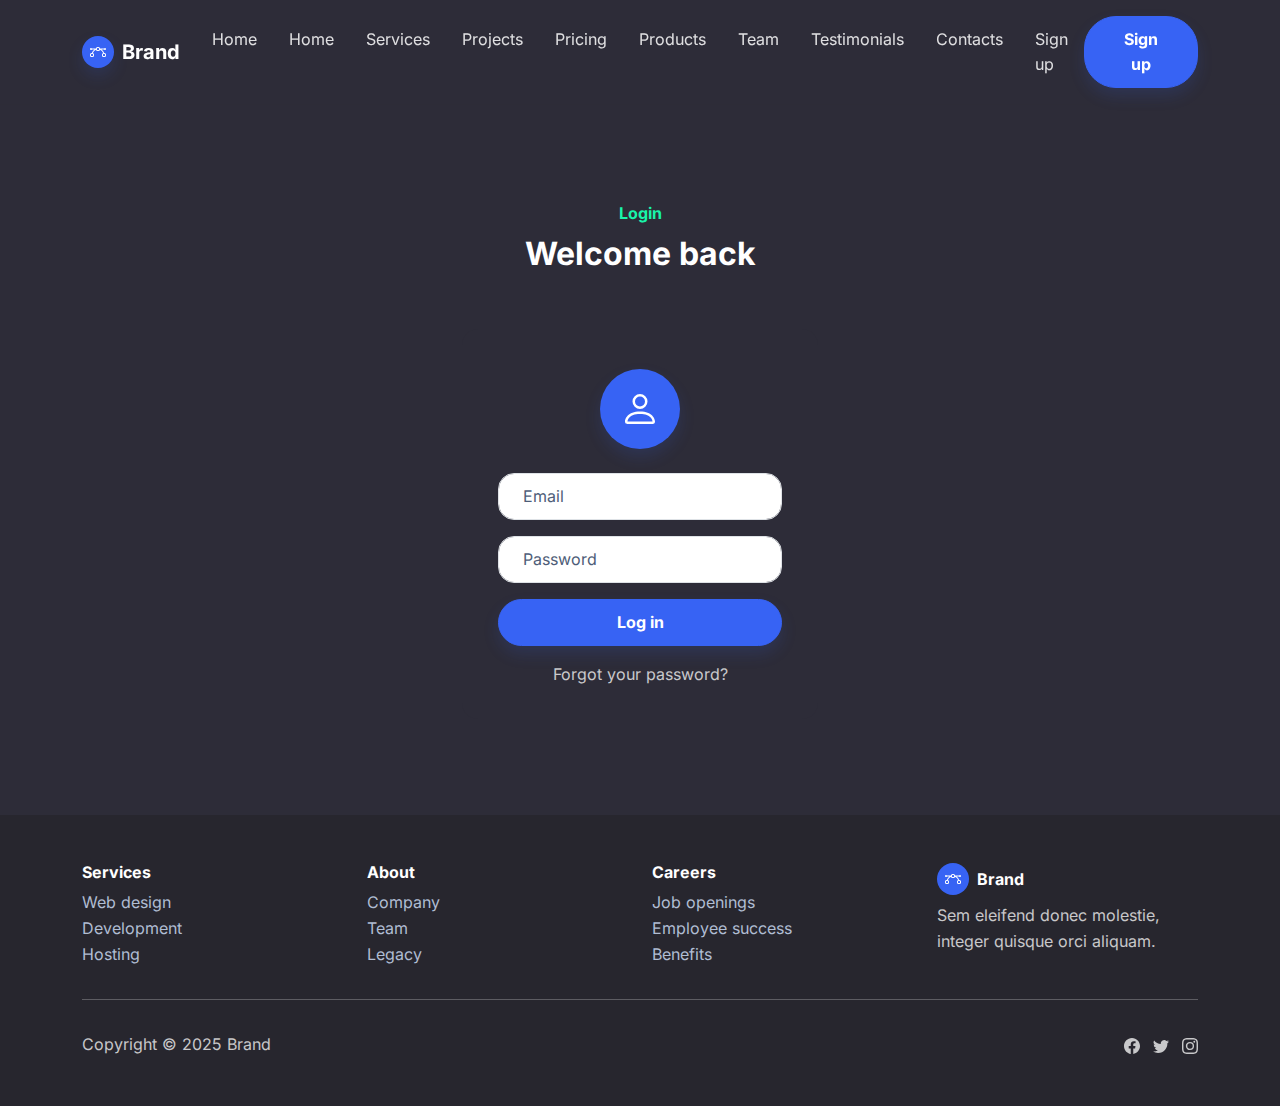
<file: login.html>
<!DOCTYPE html>
<html data-bs-theme="light" lang="en">

<head>
    <meta charset="utf-8">
    <meta name="viewport" content="width=device-width, initial-scale=1.0, shrink-to-fit=no">
    <title>Log in - Brand</title>
    <link rel="stylesheet" href="/assets/bootstrap/css/bootstrap.min.css">
    <link rel="stylesheet" href="/assets/css/Inter.css">
</head>

<body>
    <nav class="navbar navbar-expand-md sticky-top py-3 navbar-dark" id="mainNav">
        <div class="container"><a class="navbar-brand d-flex align-items-center" href="/"><span class="bs-icon-sm bs-icon-circle bs-icon-primary shadow d-flex justify-content-center align-items-center me-2 bs-icon"><svg xmlns="http://www.w3.org/2000/svg" width="1em" height="1em" fill="currentColor" viewBox="0 0 16 16" class="bi bi-bezier">
                        <path fill-rule="evenodd" d="M0 10.5A1.5 1.5 0 0 1 1.5 9h1A1.5 1.5 0 0 1 4 10.5v1A1.5 1.5 0 0 1 2.5 13h-1A1.5 1.5 0 0 1 0 11.5zm1.5-.5a.5.5 0 0 0-.5.5v1a.5.5 0 0 0 .5.5h1a.5.5 0 0 0 .5-.5v-1a.5.5 0 0 0-.5-.5zm10.5.5A1.5 1.5 0 0 1 13.5 9h1a1.5 1.5 0 0 1 1.5 1.5v1a1.5 1.5 0 0 1-1.5 1.5h-1a1.5 1.5 0 0 1-1.5-1.5zm1.5-.5a.5.5 0 0 0-.5.5v1a.5.5 0 0 0 .5.5h1a.5.5 0 0 0 .5-.5v-1a.5.5 0 0 0-.5-.5zM6 4.5A1.5 1.5 0 0 1 7.5 3h1A1.5 1.5 0 0 1 10 4.5v1A1.5 1.5 0 0 1 8.5 7h-1A1.5 1.5 0 0 1 6 5.5zM7.5 4a.5.5 0 0 0-.5.5v1a.5.5 0 0 0 .5.5h1a.5.5 0 0 0 .5-.5v-1a.5.5 0 0 0-.5-.5z"></path>
                        <path d="M6 4.5H1.866a1 1 0 1 0 0 1h2.668A6.517 6.517 0 0 0 1.814 9H2.5c.123 0 .244.015.358.043a5.517 5.517 0 0 1 3.185-3.185A1.503 1.503 0 0 1 6 5.5zm3.957 1.358A1.5 1.5 0 0 0 10 5.5v-1h4.134a1 1 0 1 1 0 1h-2.668a6.517 6.517 0 0 1 2.72 3.5H13.5c-.123 0-.243.015-.358.043a5.517 5.517 0 0 0-3.185-3.185z"></path>
                    </svg></span><span>Brand</span></a><button data-bs-toggle="collapse" class="navbar-toggler" data-bs-target="#navcol-1"><span class="visually-hidden">Toggle navigation</span><span class="navbar-toggler-icon"></span></button>
            <div class="collapse navbar-collapse" id="navcol-1">
                <ul class="navbar-nav mx-auto">
                    <li class="nav-item"><a class="nav-link" href="/index.html">Home</a></li>
                    <li class="nav-item"><a class="nav-link" href="/index-app.html">Home</a></li>
                    <li class="nav-item"><a class="nav-link" href="/services.html">Services</a></li>
                    <li class="nav-item"><a class="nav-link" href="/projects.html">Projects</a></li>
                    <li class="nav-item"><a class="nav-link" href="/pricing.html">Pricing</a></li>
                    <li class="nav-item"><a class="nav-link" href="/products.html">Products</a></li>
                    <li class="nav-item"><a class="nav-link" href="/team.html">Team</a></li>
                    <li class="nav-item"><a class="nav-link" href="/testimonials.html">Testimonials</a></li>
                    <li class="nav-item"><a class="nav-link" href="/contacts.html">Contacts</a></li>
                    <li class="nav-item"><a class="nav-link" href="/signup.html">Sign up</a></li>
                </ul><a class="btn btn-primary shadow" role="button" href="/signup.html">Sign up</a>
            </div>
        </div>
    </nav>
    <section class="py-5">
        <div class="container py-5">
            <div class="row mb-4 mb-lg-5">
                <div class="col-md-8 col-xl-6 text-center mx-auto">
                    <p class="fw-bold text-success mb-2">Login</p>
                    <h2 class="fw-bold">Welcome back</h2>
                </div>
            </div>
            <div class="row d-flex justify-content-center">
                <div class="col-md-6 col-xl-4">
                    <div class="card">
                        <div class="card-body text-center d-flex flex-column align-items-center">
                            <div class="bs-icon-xl bs-icon-circle bs-icon-primary shadow bs-icon my-4"><svg xmlns="http://www.w3.org/2000/svg" width="1em" height="1em" fill="currentColor" viewBox="0 0 16 16" class="bi bi-person">
                                    <path d="M8 8a3 3 0 1 0 0-6 3 3 0 0 0 0 6m2-3a2 2 0 1 1-4 0 2 2 0 0 1 4 0m4 8c0 1-1 1-1 1H3s-1 0-1-1 1-4 6-4 6 3 6 4m-1-.004c-.001-.246-.154-.986-.832-1.664C11.516 10.68 10.289 10 8 10c-2.29 0-3.516.68-4.168 1.332-.678.678-.83 1.418-.832 1.664z"></path>
                                </svg></div>
                            <form method="post">
                                <div class="mb-3"><input class="form-control" type="email" name="email" placeholder="Email"></div>
                                <div class="mb-3"><input class="form-control" type="password" name="password" placeholder="Password"></div>
                                <div class="mb-3"><button class="btn btn-primary shadow d-block w-100" type="submit">Log in</button></div>
                                <p class="text-muted">Forgot your password?</p>
                            </form>
                        </div>
                    </div>
                </div>
            </div>
        </div>
    </section>
    <footer class="bg-dark">
        <div class="container py-4 py-lg-5">
            <div class="row justify-content-center">
                <div class="col-sm-4 col-md-3 text-center text-lg-start d-flex flex-column">
                    <h3 class="fs-6 fw-bold">Services</h3>
                    <ul class="list-unstyled">
                        <li><a href="#">Web design</a></li>
                        <li><a href="#">Development</a></li>
                        <li><a href="#">Hosting</a></li>
                    </ul>
                </div>
                <div class="col-sm-4 col-md-3 text-center text-lg-start d-flex flex-column">
                    <h3 class="fs-6 fw-bold">About</h3>
                    <ul class="list-unstyled">
                        <li><a href="#">Company</a></li>
                        <li><a href="#">Team</a></li>
                        <li><a href="#">Legacy</a></li>
                    </ul>
                </div>
                <div class="col-sm-4 col-md-3 text-center text-lg-start d-flex flex-column">
                    <h3 class="fs-6 fw-bold">Careers</h3>
                    <ul class="list-unstyled">
                        <li><a href="#">Job openings</a></li>
                        <li><a href="#">Employee success</a></li>
                        <li><a href="#">Benefits</a></li>
                    </ul>
                </div>
                <div class="col-lg-3 text-center text-lg-start d-flex flex-column align-items-center order-first align-items-lg-start order-lg-last">
                    <div class="fw-bold d-flex align-items-center mb-2"><span class="bs-icon-sm bs-icon-circle bs-icon-primary d-flex justify-content-center align-items-center bs-icon me-2"><svg xmlns="http://www.w3.org/2000/svg" width="1em" height="1em" fill="currentColor" viewBox="0 0 16 16" class="bi bi-bezier">
                                <path fill-rule="evenodd" d="M0 10.5A1.5 1.5 0 0 1 1.5 9h1A1.5 1.5 0 0 1 4 10.5v1A1.5 1.5 0 0 1 2.5 13h-1A1.5 1.5 0 0 1 0 11.5zm1.5-.5a.5.5 0 0 0-.5.5v1a.5.5 0 0 0 .5.5h1a.5.5 0 0 0 .5-.5v-1a.5.5 0 0 0-.5-.5zm10.5.5A1.5 1.5 0 0 1 13.5 9h1a1.5 1.5 0 0 1 1.5 1.5v1a1.5 1.5 0 0 1-1.5 1.5h-1a1.5 1.5 0 0 1-1.5-1.5zm1.5-.5a.5.5 0 0 0-.5.5v1a.5.5 0 0 0 .5.5h1a.5.5 0 0 0 .5-.5v-1a.5.5 0 0 0-.5-.5zM6 4.5A1.5 1.5 0 0 1 7.5 3h1A1.5 1.5 0 0 1 10 4.5v1A1.5 1.5 0 0 1 8.5 7h-1A1.5 1.5 0 0 1 6 5.5zM7.5 4a.5.5 0 0 0-.5.5v1a.5.5 0 0 0 .5.5h1a.5.5 0 0 0 .5-.5v-1a.5.5 0 0 0-.5-.5z"></path>
                                <path d="M6 4.5H1.866a1 1 0 1 0 0 1h2.668A6.517 6.517 0 0 0 1.814 9H2.5c.123 0 .244.015.358.043a5.517 5.517 0 0 1 3.185-3.185A1.503 1.503 0 0 1 6 5.5zm3.957 1.358A1.5 1.5 0 0 0 10 5.5v-1h4.134a1 1 0 1 1 0 1h-2.668a6.517 6.517 0 0 1 2.72 3.5H13.5c-.123 0-.243.015-.358.043a5.517 5.517 0 0 0-3.185-3.185z"></path>
                            </svg></span><span>Brand</span></div>
                    <p class="text-muted">Sem eleifend donec molestie, integer quisque orci aliquam.</p>
                </div>
            </div>
            <hr>
            <div class="text-muted d-flex justify-content-between align-items-center pt-3">
                <p class="mb-0">Copyright © 2025 Brand</p>
                <ul class="list-inline mb-0">
                    <li class="list-inline-item"><svg xmlns="http://www.w3.org/2000/svg" width="1em" height="1em" fill="currentColor" viewBox="0 0 16 16" class="bi bi-facebook">
                            <path d="M16 8.049c0-4.446-3.582-8.05-8-8.05C3.58 0-.002 3.603-.002 8.05c0 4.017 2.926 7.347 6.75 7.951v-5.625h-2.03V8.05H6.75V6.275c0-2.017 1.195-3.131 3.022-3.131.876 0 1.791.157 1.791.157v1.98h-1.009c-.993 0-1.303.621-1.303 1.258v1.51h2.218l-.354 2.326H9.25V16c3.824-.604 6.75-3.934 6.75-7.951"></path>
                        </svg></li>
                    <li class="list-inline-item"><svg xmlns="http://www.w3.org/2000/svg" width="1em" height="1em" fill="currentColor" viewBox="0 0 16 16" class="bi bi-twitter">
                            <path d="M5.026 15c6.038 0 9.341-5.003 9.341-9.334 0-.14 0-.282-.006-.422A6.685 6.685 0 0 0 16 3.542a6.658 6.658 0 0 1-1.889.518 3.301 3.301 0 0 0 1.447-1.817 6.533 6.533 0 0 1-2.087.793A3.286 3.286 0 0 0 7.875 6.03a9.325 9.325 0 0 1-6.767-3.429 3.289 3.289 0 0 0 1.018 4.382A3.323 3.323 0 0 1 .64 6.575v.045a3.288 3.288 0 0 0 2.632 3.218 3.203 3.203 0 0 1-.865.115 3.23 3.23 0 0 1-.614-.057 3.283 3.283 0 0 0 3.067 2.277A6.588 6.588 0 0 1 .78 13.58a6.32 6.32 0 0 1-.78-.045A9.344 9.344 0 0 0 5.026 15"></path>
                        </svg></li>
                    <li class="list-inline-item"><svg xmlns="http://www.w3.org/2000/svg" width="1em" height="1em" fill="currentColor" viewBox="0 0 16 16" class="bi bi-instagram">
                            <path d="M8 0C5.829 0 5.556.01 4.703.048 3.85.088 3.269.222 2.76.42a3.917 3.917 0 0 0-1.417.923A3.927 3.927 0 0 0 .42 2.76C.222 3.268.087 3.85.048 4.7.01 5.555 0 5.827 0 8.001c0 2.172.01 2.444.048 3.297.04.852.174 1.433.372 1.942.205.526.478.972.923 1.417.444.445.89.719 1.416.923.51.198 1.09.333 1.942.372C5.555 15.99 5.827 16 8 16s2.444-.01 3.298-.048c.851-.04 1.434-.174 1.943-.372a3.916 3.916 0 0 0 1.416-.923c.445-.445.718-.891.923-1.417.197-.509.332-1.09.372-1.942C15.99 10.445 16 10.173 16 8s-.01-2.445-.048-3.299c-.04-.851-.175-1.433-.372-1.941a3.926 3.926 0 0 0-.923-1.417A3.911 3.911 0 0 0 13.24.42c-.51-.198-1.092-.333-1.943-.372C10.443.01 10.172 0 7.998 0h.003zm-.717 1.442h.718c2.136 0 2.389.007 3.232.046.78.035 1.204.166 1.486.275.373.145.64.319.92.599.28.28.453.546.598.92.11.281.24.705.275 1.485.039.843.047 1.096.047 3.231s-.008 2.389-.047 3.232c-.035.78-.166 1.203-.275 1.485a2.47 2.47 0 0 1-.599.919c-.28.28-.546.453-.92.598-.28.11-.704.24-1.485.276-.843.038-1.096.047-3.232.047s-2.39-.009-3.233-.047c-.78-.036-1.203-.166-1.485-.276a2.478 2.478 0 0 1-.92-.598 2.48 2.48 0 0 1-.6-.92c-.109-.281-.24-.705-.275-1.485-.038-.843-.046-1.096-.046-3.233 0-2.136.008-2.388.046-3.231.036-.78.166-1.204.276-1.486.145-.373.319-.64.599-.92.28-.28.546-.453.92-.598.282-.11.705-.24 1.485-.276.738-.034 1.024-.044 2.515-.045v.002zm4.988 1.328a.96.96 0 1 0 0 1.92.96.96 0 0 0 0-1.92zm-4.27 1.122a4.109 4.109 0 1 0 0 8.217 4.109 4.109 0 0 0 0-8.217zm0 1.441a2.667 2.667 0 1 1 0 5.334 2.667 2.667 0 0 1 0-5.334"></path>
                        </svg></li>
                </ul>
            </div>
        </div>
    </footer>
    <script src="https://cdn.jsdelivr.net/npm/bootstrap@5.3.3/dist/js/bootstrap.bundle.min.js"></script>
    <script src="/assets/js/bs-init.js"></script>
    <script src="/assets/js/bold-and-dark.js"></script>
</body>

</html>
</file>
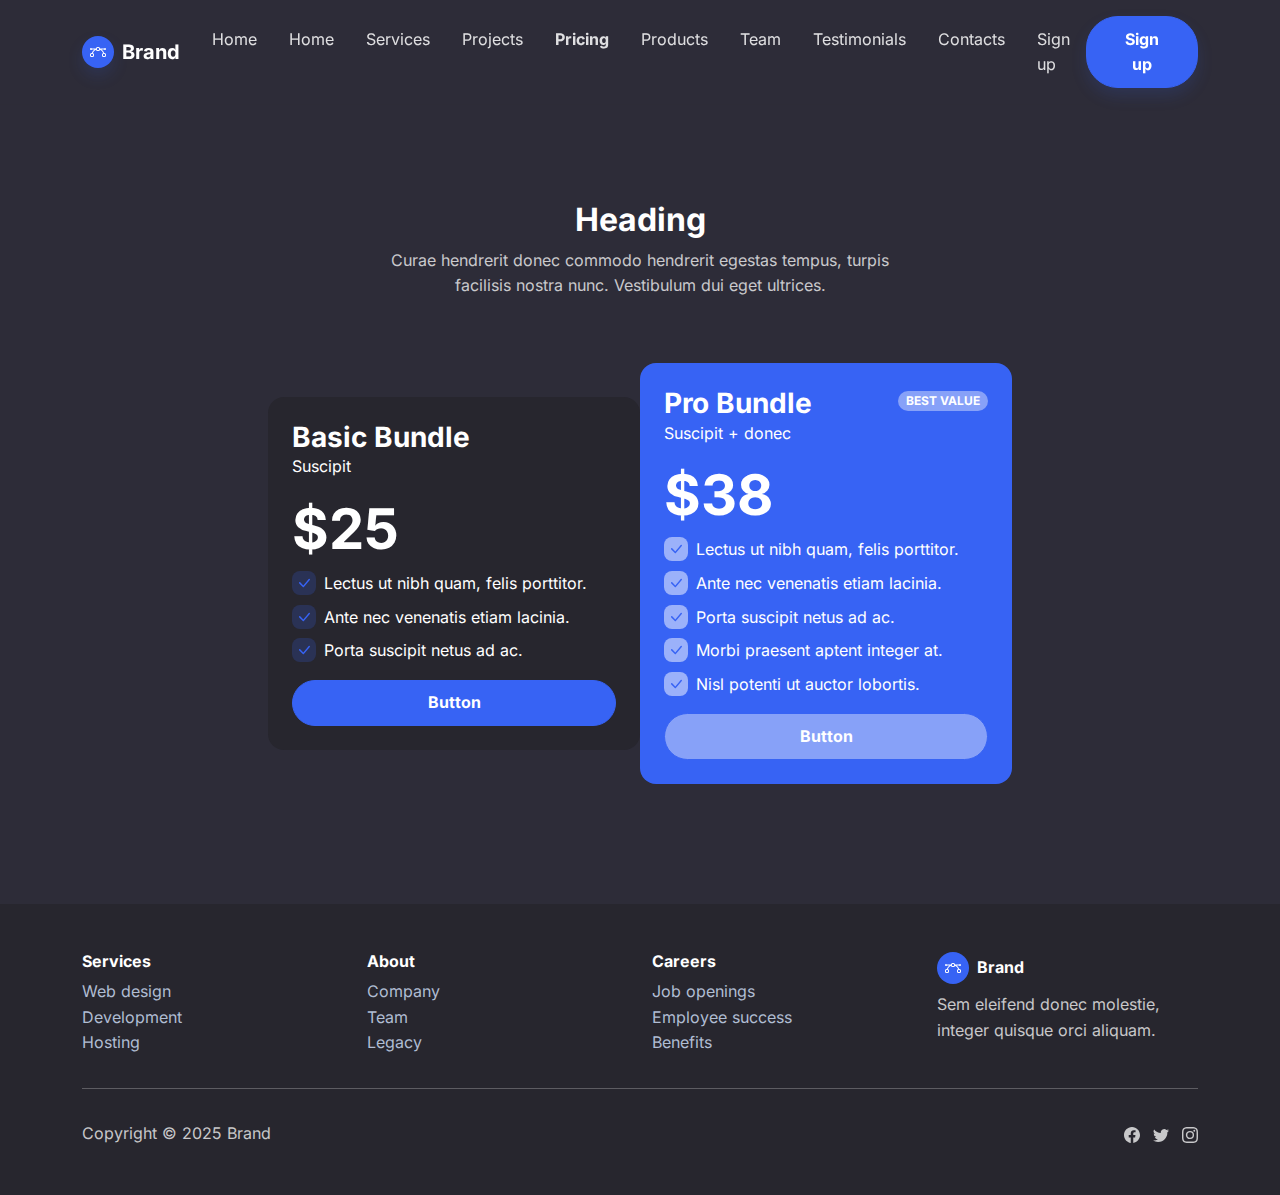
<file: pricing.html>
<!DOCTYPE html>
<html data-bs-theme="light" lang="en">

<head>
    <meta charset="utf-8">
    <meta name="viewport" content="width=device-width, initial-scale=1.0, shrink-to-fit=no">
    <title>Pricing - Brand</title>
    <link rel="stylesheet" href="/assets/bootstrap/css/bootstrap.min.css">
    <link rel="stylesheet" href="/assets/css/Inter.css">
</head>

<body>
    <nav class="navbar navbar-expand-md sticky-top py-3 navbar-dark" id="mainNav">
        <div class="container"><a class="navbar-brand d-flex align-items-center" href="/"><span class="bs-icon-sm bs-icon-circle bs-icon-primary shadow d-flex justify-content-center align-items-center me-2 bs-icon"><svg xmlns="http://www.w3.org/2000/svg" width="1em" height="1em" fill="currentColor" viewBox="0 0 16 16" class="bi bi-bezier">
                        <path fill-rule="evenodd" d="M0 10.5A1.5 1.5 0 0 1 1.5 9h1A1.5 1.5 0 0 1 4 10.5v1A1.5 1.5 0 0 1 2.5 13h-1A1.5 1.5 0 0 1 0 11.5zm1.5-.5a.5.5 0 0 0-.5.5v1a.5.5 0 0 0 .5.5h1a.5.5 0 0 0 .5-.5v-1a.5.5 0 0 0-.5-.5zm10.5.5A1.5 1.5 0 0 1 13.5 9h1a1.5 1.5 0 0 1 1.5 1.5v1a1.5 1.5 0 0 1-1.5 1.5h-1a1.5 1.5 0 0 1-1.5-1.5zm1.5-.5a.5.5 0 0 0-.5.5v1a.5.5 0 0 0 .5.5h1a.5.5 0 0 0 .5-.5v-1a.5.5 0 0 0-.5-.5zM6 4.5A1.5 1.5 0 0 1 7.5 3h1A1.5 1.5 0 0 1 10 4.5v1A1.5 1.5 0 0 1 8.5 7h-1A1.5 1.5 0 0 1 6 5.5zM7.5 4a.5.5 0 0 0-.5.5v1a.5.5 0 0 0 .5.5h1a.5.5 0 0 0 .5-.5v-1a.5.5 0 0 0-.5-.5z"></path>
                        <path d="M6 4.5H1.866a1 1 0 1 0 0 1h2.668A6.517 6.517 0 0 0 1.814 9H2.5c.123 0 .244.015.358.043a5.517 5.517 0 0 1 3.185-3.185A1.503 1.503 0 0 1 6 5.5zm3.957 1.358A1.5 1.5 0 0 0 10 5.5v-1h4.134a1 1 0 1 1 0 1h-2.668a6.517 6.517 0 0 1 2.72 3.5H13.5c-.123 0-.243.015-.358.043a5.517 5.517 0 0 0-3.185-3.185z"></path>
                    </svg></span><span>Brand</span></a><button data-bs-toggle="collapse" class="navbar-toggler" data-bs-target="#navcol-1"><span class="visually-hidden">Toggle navigation</span><span class="navbar-toggler-icon"></span></button>
            <div class="collapse navbar-collapse" id="navcol-1">
                <ul class="navbar-nav mx-auto">
                    <li class="nav-item"><a class="nav-link" href="/index.html">Home</a></li>
                    <li class="nav-item"><a class="nav-link" href="/index-app.html">Home</a></li>
                    <li class="nav-item"><a class="nav-link" href="/services.html">Services</a></li>
                    <li class="nav-item"><a class="nav-link" href="/projects.html">Projects</a></li>
                    <li class="nav-item"><a class="nav-link active" href="/pricing.html">Pricing</a></li>
                    <li class="nav-item"><a class="nav-link" href="/products.html">Products</a></li>
                    <li class="nav-item"><a class="nav-link" href="/team.html">Team</a></li>
                    <li class="nav-item"><a class="nav-link" href="/testimonials.html">Testimonials</a></li>
                    <li class="nav-item"><a class="nav-link" href="/contacts.html">Contacts</a></li>
                    <li class="nav-item"><a class="nav-link" href="/signup.html">Sign up</a></li>
                </ul><a class="btn btn-primary shadow" role="button" href="/signup.html">Sign up</a>
            </div>
        </div>
    </nav>
    <section class="py-5">
        <div class="container py-5">
            <div class="row mb-5">
                <div class="col-md-8 col-xl-6 text-center mx-auto">
                    <h2 class="fw-bold">Heading</h2>
                    <p class="text-muted">Curae hendrerit donec commodo hendrerit egestas tempus, turpis facilisis nostra nunc. Vestibulum dui eget ultrices.</p>
                </div>
            </div>
            <div class="row g-0 row-cols-1 row-cols-md-2 row-cols-xl-3 d-flex align-items-md-center align-items-xl-center">
                <div class="col offset-xl-2 mb-4">
                    <div class="card bg-dark border-dark">
                        <div class="card-body p-4">
                            <div class="d-flex justify-content-between">
                                <div>
                                    <h3 class="fw-bold mb-0">Basic Bundle</h3>
                                    <p>Suscipit</p>
                                    <h4 class="display-4 fw-bold">$25</h4>
                                </div>
                            </div>
                            <div>
                                <ul class="list-unstyled">
                                    <li class="d-flex mb-2"><span class="bs-icon-xs bs-icon-rounded bs-icon-primary-light bs-icon bs-icon-xs me-2"><svg xmlns="http://www.w3.org/2000/svg" width="1em" height="1em" fill="currentColor" viewBox="0 0 16 16" class="bi bi-check-lg text-primary">
                                                <path d="M12.736 3.97a.733.733 0 0 1 1.047 0c.286.289.29.756.01 1.05L7.88 12.01a.733.733 0 0 1-1.065.02L3.217 8.384a.757.757 0 0 1 0-1.06.733.733 0 0 1 1.047 0l3.052 3.093 5.4-6.425a.247.247 0 0 1 .02-.022"></path>
                                            </svg></span><span>Lectus ut nibh quam, felis porttitor.</span></li>
                                    <li class="d-flex mb-2"><span class="bs-icon-xs bs-icon-rounded bs-icon-primary-light bs-icon bs-icon-xs me-2"><svg xmlns="http://www.w3.org/2000/svg" width="1em" height="1em" fill="currentColor" viewBox="0 0 16 16" class="bi bi-check-lg text-primary">
                                                <path d="M12.736 3.97a.733.733 0 0 1 1.047 0c.286.289.29.756.01 1.05L7.88 12.01a.733.733 0 0 1-1.065.02L3.217 8.384a.757.757 0 0 1 0-1.06.733.733 0 0 1 1.047 0l3.052 3.093 5.4-6.425a.247.247 0 0 1 .02-.022"></path>
                                            </svg></span><span>Ante nec venenatis etiam lacinia.</span></li>
                                    <li class="d-flex mb-2"><span class="bs-icon-xs bs-icon-rounded bs-icon-primary-light bs-icon bs-icon-xs me-2"><svg xmlns="http://www.w3.org/2000/svg" width="1em" height="1em" fill="currentColor" viewBox="0 0 16 16" class="bi bi-check-lg text-primary">
                                                <path d="M12.736 3.97a.733.733 0 0 1 1.047 0c.286.289.29.756.01 1.05L7.88 12.01a.733.733 0 0 1-1.065.02L3.217 8.384a.757.757 0 0 1 0-1.06.733.733 0 0 1 1.047 0l3.052 3.093 5.4-6.425a.247.247 0 0 1 .02-.022"></path>
                                            </svg></span><span>Porta suscipit netus ad ac.</span></li>
                                </ul>
                            </div><button class="btn btn-primary d-block w-100" type="button">Button</button>
                        </div>
                    </div>
                </div>
                <div class="col mb-4">
                    <div class="card text-white bg-primary">
                        <div class="card-body p-4">
                            <div class="d-flex justify-content-between">
                                <div>
                                    <h3 class="fw-bold text-white mb-0">Pro Bundle</h3>
                                    <p>Suscipit + donec</p>
                                    <h4 class="display-4 fw-bold text-white">$38</h4>
                                </div>
                                <div><span class="badge rounded-pill bg-primary text-uppercase bg-semi-white">Best Value</span></div>
                            </div>
                            <div>
                                <ul class="list-unstyled">
                                    <li class="d-flex mb-2"><span class="bs-icon-xs bs-icon-rounded bs-icon-semi-white bs-icon bs-icon-xs me-2"><svg xmlns="http://www.w3.org/2000/svg" width="1em" height="1em" fill="currentColor" viewBox="0 0 16 16" class="bi bi-check-lg text-primary">
                                                <path d="M12.736 3.97a.733.733 0 0 1 1.047 0c.286.289.29.756.01 1.05L7.88 12.01a.733.733 0 0 1-1.065.02L3.217 8.384a.757.757 0 0 1 0-1.06.733.733 0 0 1 1.047 0l3.052 3.093 5.4-6.425a.247.247 0 0 1 .02-.022"></path>
                                            </svg></span><span>Lectus ut nibh quam, felis porttitor.</span></li>
                                    <li class="d-flex mb-2"><span class="bs-icon-xs bs-icon-rounded bs-icon-semi-white bs-icon bs-icon-xs me-2"><svg xmlns="http://www.w3.org/2000/svg" width="1em" height="1em" fill="currentColor" viewBox="0 0 16 16" class="bi bi-check-lg text-primary">
                                                <path d="M12.736 3.97a.733.733 0 0 1 1.047 0c.286.289.29.756.01 1.05L7.88 12.01a.733.733 0 0 1-1.065.02L3.217 8.384a.757.757 0 0 1 0-1.06.733.733 0 0 1 1.047 0l3.052 3.093 5.4-6.425a.247.247 0 0 1 .02-.022"></path>
                                            </svg></span><span>Ante nec venenatis etiam lacinia.</span></li>
                                    <li class="d-flex mb-2"><span class="bs-icon-xs bs-icon-rounded bs-icon-semi-white bs-icon bs-icon-xs me-2"><svg xmlns="http://www.w3.org/2000/svg" width="1em" height="1em" fill="currentColor" viewBox="0 0 16 16" class="bi bi-check-lg text-primary">
                                                <path d="M12.736 3.97a.733.733 0 0 1 1.047 0c.286.289.29.756.01 1.05L7.88 12.01a.733.733 0 0 1-1.065.02L3.217 8.384a.757.757 0 0 1 0-1.06.733.733 0 0 1 1.047 0l3.052 3.093 5.4-6.425a.247.247 0 0 1 .02-.022"></path>
                                            </svg></span><span>Porta suscipit netus ad ac.</span></li>
                                    <li class="d-flex mb-2"><span class="bs-icon-xs bs-icon-rounded bs-icon-semi-white bs-icon bs-icon-xs me-2"><svg xmlns="http://www.w3.org/2000/svg" width="1em" height="1em" fill="currentColor" viewBox="0 0 16 16" class="bi bi-check-lg text-primary">
                                                <path d="M12.736 3.97a.733.733 0 0 1 1.047 0c.286.289.29.756.01 1.05L7.88 12.01a.733.733 0 0 1-1.065.02L3.217 8.384a.757.757 0 0 1 0-1.06.733.733 0 0 1 1.047 0l3.052 3.093 5.4-6.425a.247.247 0 0 1 .02-.022"></path>
                                            </svg></span><span>Morbi praesent aptent integer at.</span></li>
                                    <li class="d-flex mb-2"><span class="bs-icon-xs bs-icon-rounded bs-icon-semi-white bs-icon bs-icon-xs me-2"><svg xmlns="http://www.w3.org/2000/svg" width="1em" height="1em" fill="currentColor" viewBox="0 0 16 16" class="bi bi-check-lg text-primary">
                                                <path d="M12.736 3.97a.733.733 0 0 1 1.047 0c.286.289.29.756.01 1.05L7.88 12.01a.733.733 0 0 1-1.065.02L3.217 8.384a.757.757 0 0 1 0-1.06.733.733 0 0 1 1.047 0l3.052 3.093 5.4-6.425a.247.247 0 0 1 .02-.022"></path>
                                            </svg></span><span>Nisl potenti ut auctor lobortis.</span></li>
                                </ul>
                            </div><button class="btn btn-primary d-block w-100 bg-semi-white" type="button">Button</button>
                        </div>
                    </div>
                </div>
            </div>
        </div>
    </section>
    <footer class="bg-dark">
        <div class="container py-4 py-lg-5">
            <div class="row justify-content-center">
                <div class="col-sm-4 col-md-3 text-center text-lg-start d-flex flex-column">
                    <h3 class="fs-6 fw-bold">Services</h3>
                    <ul class="list-unstyled">
                        <li><a href="#">Web design</a></li>
                        <li><a href="#">Development</a></li>
                        <li><a href="#">Hosting</a></li>
                    </ul>
                </div>
                <div class="col-sm-4 col-md-3 text-center text-lg-start d-flex flex-column">
                    <h3 class="fs-6 fw-bold">About</h3>
                    <ul class="list-unstyled">
                        <li><a href="#">Company</a></li>
                        <li><a href="#">Team</a></li>
                        <li><a href="#">Legacy</a></li>
                    </ul>
                </div>
                <div class="col-sm-4 col-md-3 text-center text-lg-start d-flex flex-column">
                    <h3 class="fs-6 fw-bold">Careers</h3>
                    <ul class="list-unstyled">
                        <li><a href="#">Job openings</a></li>
                        <li><a href="#">Employee success</a></li>
                        <li><a href="#">Benefits</a></li>
                    </ul>
                </div>
                <div class="col-lg-3 text-center text-lg-start d-flex flex-column align-items-center order-first align-items-lg-start order-lg-last">
                    <div class="fw-bold d-flex align-items-center mb-2"><span class="bs-icon-sm bs-icon-circle bs-icon-primary d-flex justify-content-center align-items-center bs-icon me-2"><svg xmlns="http://www.w3.org/2000/svg" width="1em" height="1em" fill="currentColor" viewBox="0 0 16 16" class="bi bi-bezier">
                                <path fill-rule="evenodd" d="M0 10.5A1.5 1.5 0 0 1 1.5 9h1A1.5 1.5 0 0 1 4 10.5v1A1.5 1.5 0 0 1 2.5 13h-1A1.5 1.5 0 0 1 0 11.5zm1.5-.5a.5.5 0 0 0-.5.5v1a.5.5 0 0 0 .5.5h1a.5.5 0 0 0 .5-.5v-1a.5.5 0 0 0-.5-.5zm10.5.5A1.5 1.5 0 0 1 13.5 9h1a1.5 1.5 0 0 1 1.5 1.5v1a1.5 1.5 0 0 1-1.5 1.5h-1a1.5 1.5 0 0 1-1.5-1.5zm1.5-.5a.5.5 0 0 0-.5.5v1a.5.5 0 0 0 .5.5h1a.5.5 0 0 0 .5-.5v-1a.5.5 0 0 0-.5-.5zM6 4.5A1.5 1.5 0 0 1 7.5 3h1A1.5 1.5 0 0 1 10 4.5v1A1.5 1.5 0 0 1 8.5 7h-1A1.5 1.5 0 0 1 6 5.5zM7.5 4a.5.5 0 0 0-.5.5v1a.5.5 0 0 0 .5.5h1a.5.5 0 0 0 .5-.5v-1a.5.5 0 0 0-.5-.5z"></path>
                                <path d="M6 4.5H1.866a1 1 0 1 0 0 1h2.668A6.517 6.517 0 0 0 1.814 9H2.5c.123 0 .244.015.358.043a5.517 5.517 0 0 1 3.185-3.185A1.503 1.503 0 0 1 6 5.5zm3.957 1.358A1.5 1.5 0 0 0 10 5.5v-1h4.134a1 1 0 1 1 0 1h-2.668a6.517 6.517 0 0 1 2.72 3.5H13.5c-.123 0-.243.015-.358.043a5.517 5.517 0 0 0-3.185-3.185z"></path>
                            </svg></span><span>Brand</span></div>
                    <p class="text-muted">Sem eleifend donec molestie, integer quisque orci aliquam.</p>
                </div>
            </div>
            <hr>
            <div class="text-muted d-flex justify-content-between align-items-center pt-3">
                <p class="mb-0">Copyright © 2025 Brand</p>
                <ul class="list-inline mb-0">
                    <li class="list-inline-item"><svg xmlns="http://www.w3.org/2000/svg" width="1em" height="1em" fill="currentColor" viewBox="0 0 16 16" class="bi bi-facebook">
                            <path d="M16 8.049c0-4.446-3.582-8.05-8-8.05C3.58 0-.002 3.603-.002 8.05c0 4.017 2.926 7.347 6.75 7.951v-5.625h-2.03V8.05H6.75V6.275c0-2.017 1.195-3.131 3.022-3.131.876 0 1.791.157 1.791.157v1.98h-1.009c-.993 0-1.303.621-1.303 1.258v1.51h2.218l-.354 2.326H9.25V16c3.824-.604 6.75-3.934 6.75-7.951"></path>
                        </svg></li>
                    <li class="list-inline-item"><svg xmlns="http://www.w3.org/2000/svg" width="1em" height="1em" fill="currentColor" viewBox="0 0 16 16" class="bi bi-twitter">
                            <path d="M5.026 15c6.038 0 9.341-5.003 9.341-9.334 0-.14 0-.282-.006-.422A6.685 6.685 0 0 0 16 3.542a6.658 6.658 0 0 1-1.889.518 3.301 3.301 0 0 0 1.447-1.817 6.533 6.533 0 0 1-2.087.793A3.286 3.286 0 0 0 7.875 6.03a9.325 9.325 0 0 1-6.767-3.429 3.289 3.289 0 0 0 1.018 4.382A3.323 3.323 0 0 1 .64 6.575v.045a3.288 3.288 0 0 0 2.632 3.218 3.203 3.203 0 0 1-.865.115 3.23 3.23 0 0 1-.614-.057 3.283 3.283 0 0 0 3.067 2.277A6.588 6.588 0 0 1 .78 13.58a6.32 6.32 0 0 1-.78-.045A9.344 9.344 0 0 0 5.026 15"></path>
                        </svg></li>
                    <li class="list-inline-item"><svg xmlns="http://www.w3.org/2000/svg" width="1em" height="1em" fill="currentColor" viewBox="0 0 16 16" class="bi bi-instagram">
                            <path d="M8 0C5.829 0 5.556.01 4.703.048 3.85.088 3.269.222 2.76.42a3.917 3.917 0 0 0-1.417.923A3.927 3.927 0 0 0 .42 2.76C.222 3.268.087 3.85.048 4.7.01 5.555 0 5.827 0 8.001c0 2.172.01 2.444.048 3.297.04.852.174 1.433.372 1.942.205.526.478.972.923 1.417.444.445.89.719 1.416.923.51.198 1.09.333 1.942.372C5.555 15.99 5.827 16 8 16s2.444-.01 3.298-.048c.851-.04 1.434-.174 1.943-.372a3.916 3.916 0 0 0 1.416-.923c.445-.445.718-.891.923-1.417.197-.509.332-1.09.372-1.942C15.99 10.445 16 10.173 16 8s-.01-2.445-.048-3.299c-.04-.851-.175-1.433-.372-1.941a3.926 3.926 0 0 0-.923-1.417A3.911 3.911 0 0 0 13.24.42c-.51-.198-1.092-.333-1.943-.372C10.443.01 10.172 0 7.998 0h.003zm-.717 1.442h.718c2.136 0 2.389.007 3.232.046.78.035 1.204.166 1.486.275.373.145.64.319.92.599.28.28.453.546.598.92.11.281.24.705.275 1.485.039.843.047 1.096.047 3.231s-.008 2.389-.047 3.232c-.035.78-.166 1.203-.275 1.485a2.47 2.47 0 0 1-.599.919c-.28.28-.546.453-.92.598-.28.11-.704.24-1.485.276-.843.038-1.096.047-3.232.047s-2.39-.009-3.233-.047c-.78-.036-1.203-.166-1.485-.276a2.478 2.478 0 0 1-.92-.598 2.48 2.48 0 0 1-.6-.92c-.109-.281-.24-.705-.275-1.485-.038-.843-.046-1.096-.046-3.233 0-2.136.008-2.388.046-3.231.036-.78.166-1.204.276-1.486.145-.373.319-.64.599-.92.28-.28.546-.453.92-.598.282-.11.705-.24 1.485-.276.738-.034 1.024-.044 2.515-.045v.002zm4.988 1.328a.96.96 0 1 0 0 1.92.96.96 0 0 0 0-1.92zm-4.27 1.122a4.109 4.109 0 1 0 0 8.217 4.109 4.109 0 0 0 0-8.217zm0 1.441a2.667 2.667 0 1 1 0 5.334 2.667 2.667 0 0 1 0-5.334"></path>
                        </svg></li>
                </ul>
            </div>
        </div>
    </footer>
    <script src="https://cdn.jsdelivr.net/npm/bootstrap@5.3.3/dist/js/bootstrap.bundle.min.js"></script>
    <script src="/assets/js/bs-init.js"></script>
    <script src="/assets/js/bold-and-dark.js"></script>
</body>

</html>
</file>
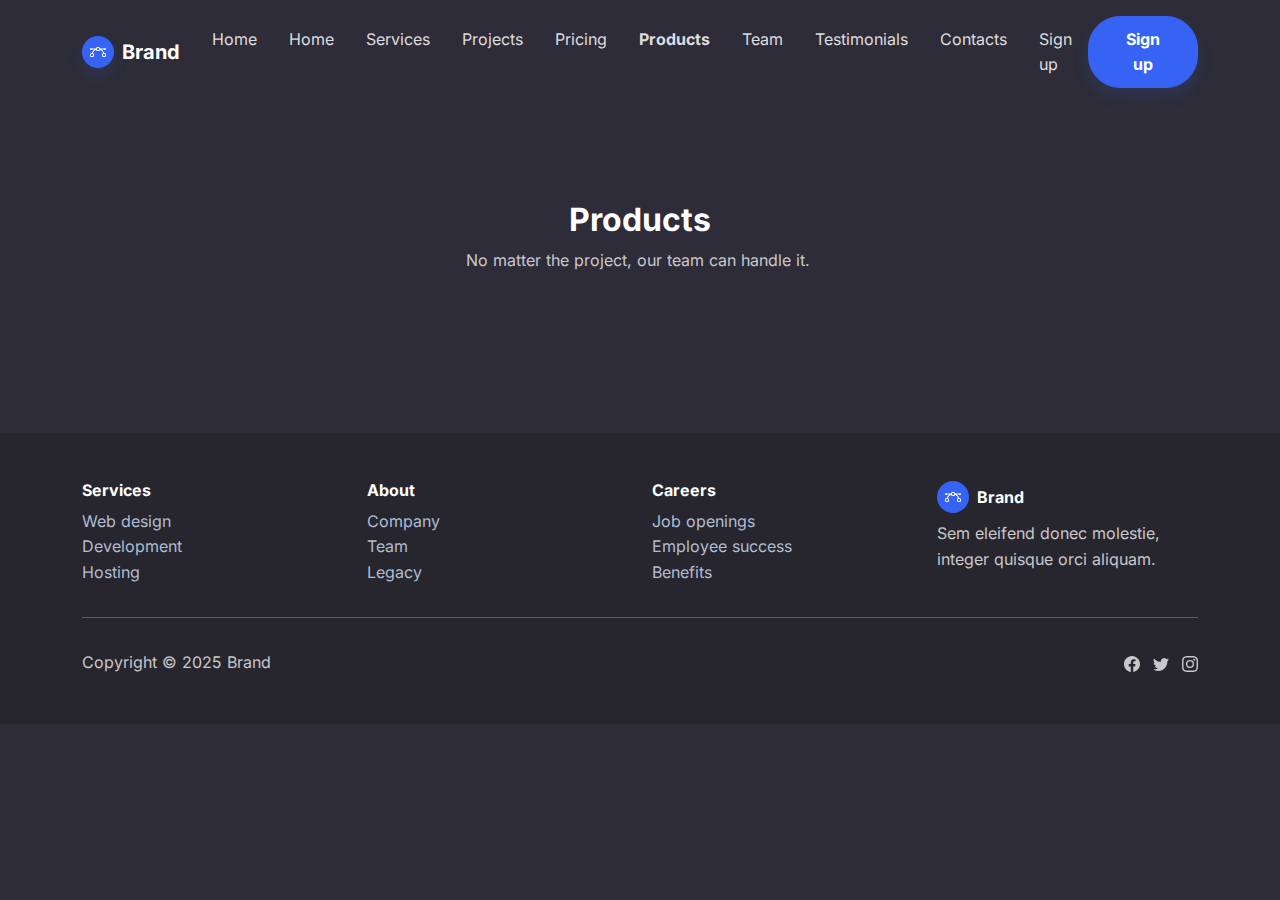
<file: products.html>
<!DOCTYPE html>
<html data-bs-theme="light" lang="en">

<head>
    <meta charset="utf-8">
    <meta name="viewport" content="width=device-width, initial-scale=1.0, shrink-to-fit=no">
    <title>Products - Brand</title>
    <link rel="stylesheet" href="/assets/bootstrap/css/bootstrap.min.css">
    <link rel="stylesheet" href="https://cdn.reflowhq.com/v2/toolkit.min.css">
    <link rel="stylesheet" href="/assets/css/Inter.css">
</head>

<body>
    <nav class="navbar navbar-expand-md sticky-top py-3 navbar-dark" id="mainNav">
        <div class="container"><a class="navbar-brand d-flex align-items-center" href="/"><span class="bs-icon-sm bs-icon-circle bs-icon-primary shadow d-flex justify-content-center align-items-center me-2 bs-icon"><svg xmlns="http://www.w3.org/2000/svg" width="1em" height="1em" fill="currentColor" viewBox="0 0 16 16" class="bi bi-bezier">
                        <path fill-rule="evenodd" d="M0 10.5A1.5 1.5 0 0 1 1.5 9h1A1.5 1.5 0 0 1 4 10.5v1A1.5 1.5 0 0 1 2.5 13h-1A1.5 1.5 0 0 1 0 11.5zm1.5-.5a.5.5 0 0 0-.5.5v1a.5.5 0 0 0 .5.5h1a.5.5 0 0 0 .5-.5v-1a.5.5 0 0 0-.5-.5zm10.5.5A1.5 1.5 0 0 1 13.5 9h1a1.5 1.5 0 0 1 1.5 1.5v1a1.5 1.5 0 0 1-1.5 1.5h-1a1.5 1.5 0 0 1-1.5-1.5zm1.5-.5a.5.5 0 0 0-.5.5v1a.5.5 0 0 0 .5.5h1a.5.5 0 0 0 .5-.5v-1a.5.5 0 0 0-.5-.5zM6 4.5A1.5 1.5 0 0 1 7.5 3h1A1.5 1.5 0 0 1 10 4.5v1A1.5 1.5 0 0 1 8.5 7h-1A1.5 1.5 0 0 1 6 5.5zM7.5 4a.5.5 0 0 0-.5.5v1a.5.5 0 0 0 .5.5h1a.5.5 0 0 0 .5-.5v-1a.5.5 0 0 0-.5-.5z"></path>
                        <path d="M6 4.5H1.866a1 1 0 1 0 0 1h2.668A6.517 6.517 0 0 0 1.814 9H2.5c.123 0 .244.015.358.043a5.517 5.517 0 0 1 3.185-3.185A1.503 1.503 0 0 1 6 5.5zm3.957 1.358A1.5 1.5 0 0 0 10 5.5v-1h4.134a1 1 0 1 1 0 1h-2.668a6.517 6.517 0 0 1 2.72 3.5H13.5c-.123 0-.243.015-.358.043a5.517 5.517 0 0 0-3.185-3.185z"></path>
                    </svg></span><span>Brand</span></a><button data-bs-toggle="collapse" class="navbar-toggler" data-bs-target="#navcol-1"><span class="visually-hidden">Toggle navigation</span><span class="navbar-toggler-icon"></span></button>
            <div class="collapse navbar-collapse" id="navcol-1">
                <ul class="navbar-nav mx-auto">
                    <li class="nav-item"><a class="nav-link" href="/index.html">Home</a></li>
                    <li class="nav-item"><a class="nav-link" href="/index-app.html">Home</a></li>
                    <li class="nav-item"><a class="nav-link" href="/services.html">Services</a></li>
                    <li class="nav-item"><a class="nav-link" href="/projects.html">Projects</a></li>
                    <li class="nav-item"><a class="nav-link" href="/pricing.html">Pricing</a></li>
                    <li class="nav-item"><a class="nav-link active" href="/products.html">Products</a></li>
                    <li class="nav-item"><a class="nav-link" href="/team.html">Team</a></li>
                    <li class="nav-item"><a class="nav-link" href="/testimonials.html">Testimonials</a></li>
                    <li class="nav-item"><a class="nav-link" href="/contacts.html">Contacts</a></li>
                    <li class="nav-item"><a class="nav-link" href="/signup.html">Sign up</a></li>
                </ul><a class="btn btn-primary shadow" role="button" href="/signup.html">Sign up</a>
            </div>
        </div>
    </nav>
    <section class="py-5">
        <div class="container py-5">
            <div class="row mb-4 mb-lg-5">
                <div class="col-md-8 col-xl-6 text-center mx-auto">
                    <h2 class="fw-bold">Products</h2>
                    <p class="text-muted">No matter the project, our team can handle it.&nbsp;</p>
                </div>
            </div>
            <div class="row mx-auto">
                <div class="col">
                    <div data-reflow-type="product-list" data-reflow-layout="cards" data-reflow-order="date_desc" data-reflow-product-link="/product.html?product={id}"></div>
                </div>
            </div>
        </div>
    </section>
    <footer class="bg-dark">
        <div class="container py-4 py-lg-5">
            <div class="row justify-content-center">
                <div class="col-sm-4 col-md-3 text-center text-lg-start d-flex flex-column">
                    <h3 class="fs-6 fw-bold">Services</h3>
                    <ul class="list-unstyled">
                        <li><a href="#">Web design</a></li>
                        <li><a href="#">Development</a></li>
                        <li><a href="#">Hosting</a></li>
                    </ul>
                </div>
                <div class="col-sm-4 col-md-3 text-center text-lg-start d-flex flex-column">
                    <h3 class="fs-6 fw-bold">About</h3>
                    <ul class="list-unstyled">
                        <li><a href="#">Company</a></li>
                        <li><a href="#">Team</a></li>
                        <li><a href="#">Legacy</a></li>
                    </ul>
                </div>
                <div class="col-sm-4 col-md-3 text-center text-lg-start d-flex flex-column">
                    <h3 class="fs-6 fw-bold">Careers</h3>
                    <ul class="list-unstyled">
                        <li><a href="#">Job openings</a></li>
                        <li><a href="#">Employee success</a></li>
                        <li><a href="#">Benefits</a></li>
                    </ul>
                </div>
                <div class="col-lg-3 text-center text-lg-start d-flex flex-column align-items-center order-first align-items-lg-start order-lg-last">
                    <div class="fw-bold d-flex align-items-center mb-2"><span class="bs-icon-sm bs-icon-circle bs-icon-primary d-flex justify-content-center align-items-center bs-icon me-2"><svg xmlns="http://www.w3.org/2000/svg" width="1em" height="1em" fill="currentColor" viewBox="0 0 16 16" class="bi bi-bezier">
                                <path fill-rule="evenodd" d="M0 10.5A1.5 1.5 0 0 1 1.5 9h1A1.5 1.5 0 0 1 4 10.5v1A1.5 1.5 0 0 1 2.5 13h-1A1.5 1.5 0 0 1 0 11.5zm1.5-.5a.5.5 0 0 0-.5.5v1a.5.5 0 0 0 .5.5h1a.5.5 0 0 0 .5-.5v-1a.5.5 0 0 0-.5-.5zm10.5.5A1.5 1.5 0 0 1 13.5 9h1a1.5 1.5 0 0 1 1.5 1.5v1a1.5 1.5 0 0 1-1.5 1.5h-1a1.5 1.5 0 0 1-1.5-1.5zm1.5-.5a.5.5 0 0 0-.5.5v1a.5.5 0 0 0 .5.5h1a.5.5 0 0 0 .5-.5v-1a.5.5 0 0 0-.5-.5zM6 4.5A1.5 1.5 0 0 1 7.5 3h1A1.5 1.5 0 0 1 10 4.5v1A1.5 1.5 0 0 1 8.5 7h-1A1.5 1.5 0 0 1 6 5.5zM7.5 4a.5.5 0 0 0-.5.5v1a.5.5 0 0 0 .5.5h1a.5.5 0 0 0 .5-.5v-1a.5.5 0 0 0-.5-.5z"></path>
                                <path d="M6 4.5H1.866a1 1 0 1 0 0 1h2.668A6.517 6.517 0 0 0 1.814 9H2.5c.123 0 .244.015.358.043a5.517 5.517 0 0 1 3.185-3.185A1.503 1.503 0 0 1 6 5.5zm3.957 1.358A1.5 1.5 0 0 0 10 5.5v-1h4.134a1 1 0 1 1 0 1h-2.668a6.517 6.517 0 0 1 2.72 3.5H13.5c-.123 0-.243.015-.358.043a5.517 5.517 0 0 0-3.185-3.185z"></path>
                            </svg></span><span>Brand</span></div>
                    <p class="text-muted">Sem eleifend donec molestie, integer quisque orci aliquam.</p>
                </div>
            </div>
            <hr>
            <div class="text-muted d-flex justify-content-between align-items-center pt-3">
                <p class="mb-0">Copyright © 2025 Brand</p>
                <ul class="list-inline mb-0">
                    <li class="list-inline-item"><svg xmlns="http://www.w3.org/2000/svg" width="1em" height="1em" fill="currentColor" viewBox="0 0 16 16" class="bi bi-facebook">
                            <path d="M16 8.049c0-4.446-3.582-8.05-8-8.05C3.58 0-.002 3.603-.002 8.05c0 4.017 2.926 7.347 6.75 7.951v-5.625h-2.03V8.05H6.75V6.275c0-2.017 1.195-3.131 3.022-3.131.876 0 1.791.157 1.791.157v1.98h-1.009c-.993 0-1.303.621-1.303 1.258v1.51h2.218l-.354 2.326H9.25V16c3.824-.604 6.75-3.934 6.75-7.951"></path>
                        </svg></li>
                    <li class="list-inline-item"><svg xmlns="http://www.w3.org/2000/svg" width="1em" height="1em" fill="currentColor" viewBox="0 0 16 16" class="bi bi-twitter">
                            <path d="M5.026 15c6.038 0 9.341-5.003 9.341-9.334 0-.14 0-.282-.006-.422A6.685 6.685 0 0 0 16 3.542a6.658 6.658 0 0 1-1.889.518 3.301 3.301 0 0 0 1.447-1.817 6.533 6.533 0 0 1-2.087.793A3.286 3.286 0 0 0 7.875 6.03a9.325 9.325 0 0 1-6.767-3.429 3.289 3.289 0 0 0 1.018 4.382A3.323 3.323 0 0 1 .64 6.575v.045a3.288 3.288 0 0 0 2.632 3.218 3.203 3.203 0 0 1-.865.115 3.23 3.23 0 0 1-.614-.057 3.283 3.283 0 0 0 3.067 2.277A6.588 6.588 0 0 1 .78 13.58a6.32 6.32 0 0 1-.78-.045A9.344 9.344 0 0 0 5.026 15"></path>
                        </svg></li>
                    <li class="list-inline-item"><svg xmlns="http://www.w3.org/2000/svg" width="1em" height="1em" fill="currentColor" viewBox="0 0 16 16" class="bi bi-instagram">
                            <path d="M8 0C5.829 0 5.556.01 4.703.048 3.85.088 3.269.222 2.76.42a3.917 3.917 0 0 0-1.417.923A3.927 3.927 0 0 0 .42 2.76C.222 3.268.087 3.85.048 4.7.01 5.555 0 5.827 0 8.001c0 2.172.01 2.444.048 3.297.04.852.174 1.433.372 1.942.205.526.478.972.923 1.417.444.445.89.719 1.416.923.51.198 1.09.333 1.942.372C5.555 15.99 5.827 16 8 16s2.444-.01 3.298-.048c.851-.04 1.434-.174 1.943-.372a3.916 3.916 0 0 0 1.416-.923c.445-.445.718-.891.923-1.417.197-.509.332-1.09.372-1.942C15.99 10.445 16 10.173 16 8s-.01-2.445-.048-3.299c-.04-.851-.175-1.433-.372-1.941a3.926 3.926 0 0 0-.923-1.417A3.911 3.911 0 0 0 13.24.42c-.51-.198-1.092-.333-1.943-.372C10.443.01 10.172 0 7.998 0h.003zm-.717 1.442h.718c2.136 0 2.389.007 3.232.046.78.035 1.204.166 1.486.275.373.145.64.319.92.599.28.28.453.546.598.92.11.281.24.705.275 1.485.039.843.047 1.096.047 3.231s-.008 2.389-.047 3.232c-.035.78-.166 1.203-.275 1.485a2.47 2.47 0 0 1-.599.919c-.28.28-.546.453-.92.598-.28.11-.704.24-1.485.276-.843.038-1.096.047-3.232.047s-2.39-.009-3.233-.047c-.78-.036-1.203-.166-1.485-.276a2.478 2.478 0 0 1-.92-.598 2.48 2.48 0 0 1-.6-.92c-.109-.281-.24-.705-.275-1.485-.038-.843-.046-1.096-.046-3.233 0-2.136.008-2.388.046-3.231.036-.78.166-1.204.276-1.486.145-.373.319-.64.599-.92.28-.28.546-.453.92-.598.282-.11.705-.24 1.485-.276.738-.034 1.024-.044 2.515-.045v.002zm4.988 1.328a.96.96 0 1 0 0 1.92.96.96 0 0 0 0-1.92zm-4.27 1.122a4.109 4.109 0 1 0 0 8.217 4.109 4.109 0 0 0 0-8.217zm0 1.441a2.667 2.667 0 1 1 0 5.334 2.667 2.667 0 0 1 0-5.334"></path>
                        </svg></li>
                </ul>
            </div>
        </div>
    </footer>
    <script src="https://cdn.jsdelivr.net/npm/bootstrap@5.3.3/dist/js/bootstrap.bundle.min.js"></script>
    <script src="https://cdn.reflowhq.com/v2/toolkit.min.js"></script>
    <script src="/assets/js/bs-init.js"></script>
    <script src="/assets/js/bold-and-dark.js"></script>
</body>

</html>
</file>
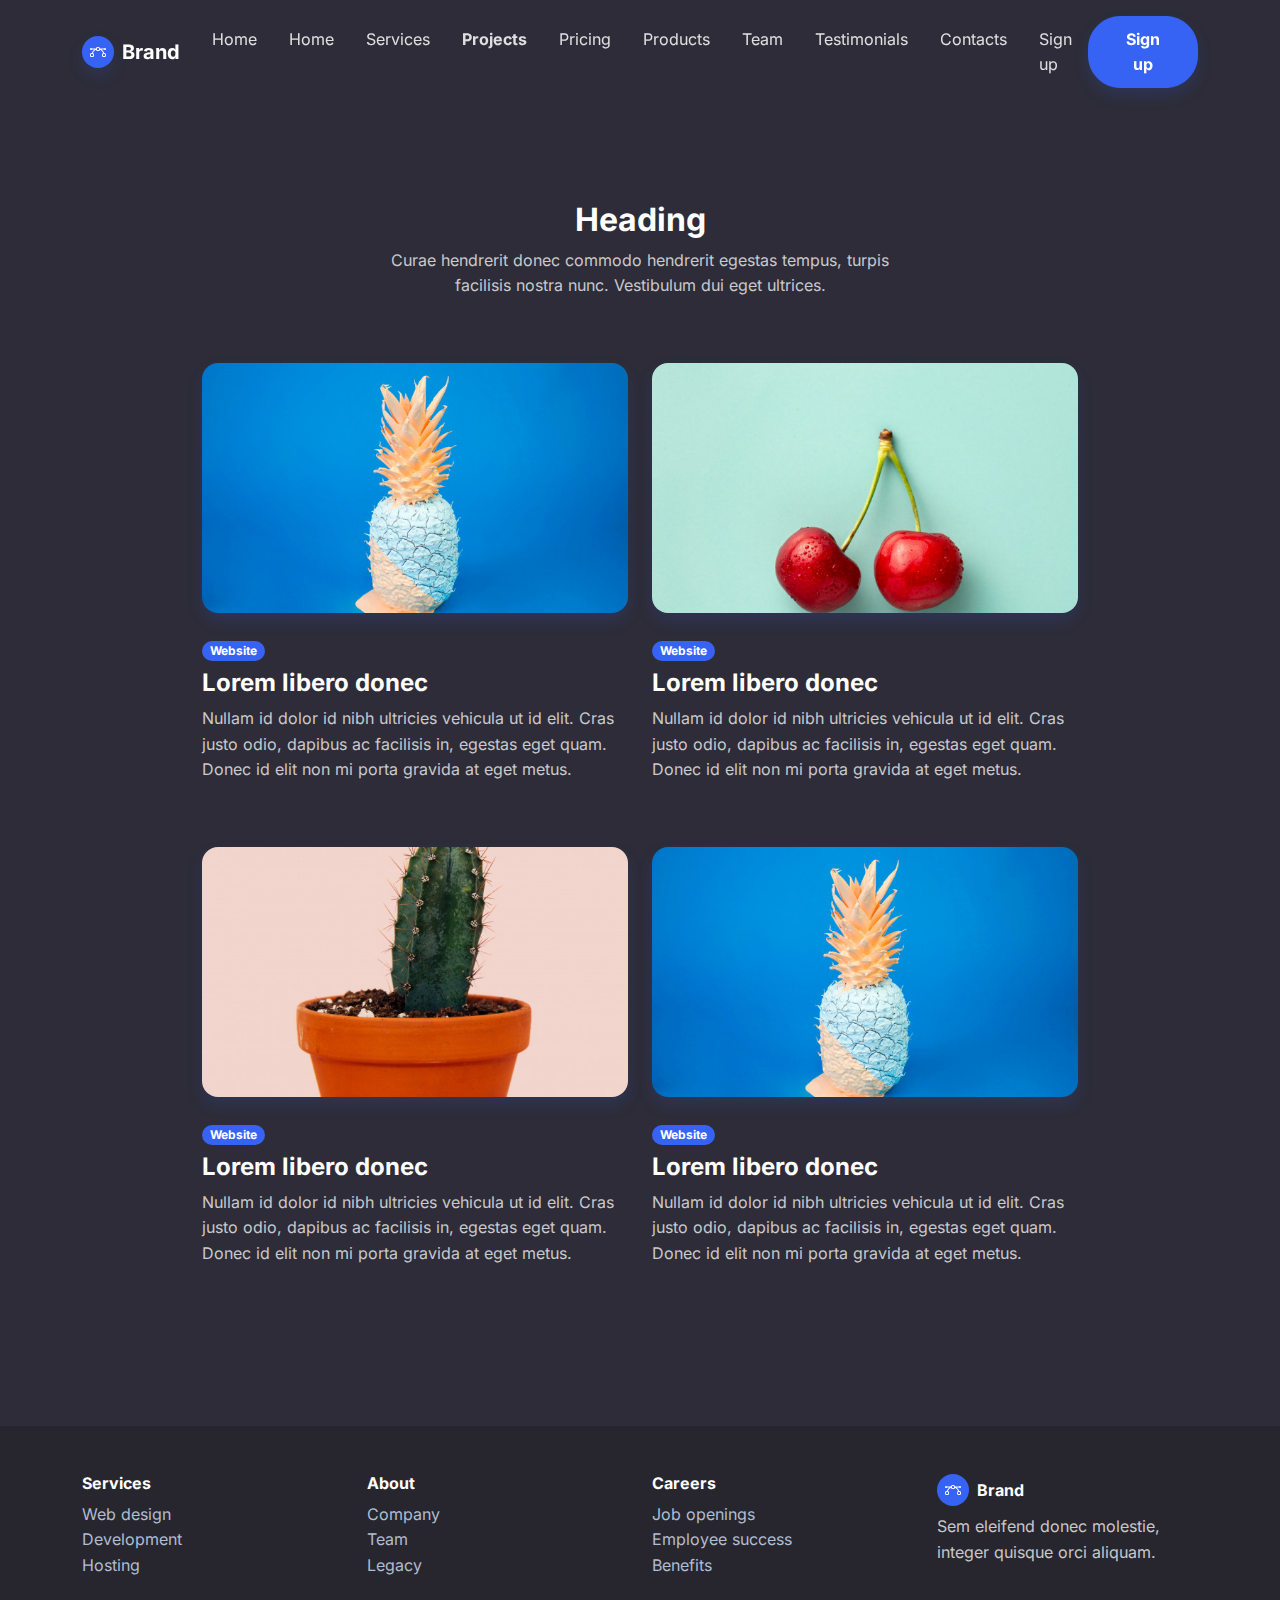
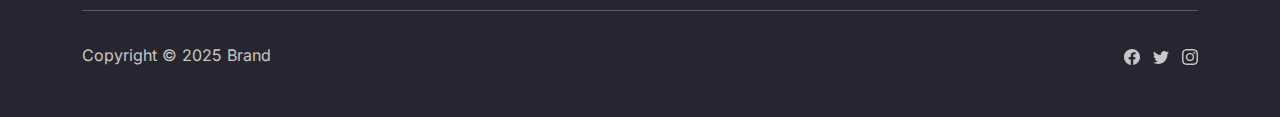
<file: projects.html>
<!DOCTYPE html>
<html data-bs-theme="light" lang="en">

<head>
    <meta charset="utf-8">
    <meta name="viewport" content="width=device-width, initial-scale=1.0, shrink-to-fit=no">
    <title>Projects - Brand</title>
    <link rel="stylesheet" href="/assets/bootstrap/css/bootstrap.min.css">
    <link rel="stylesheet" href="/assets/css/Inter.css">
</head>

<body>
    <nav class="navbar navbar-expand-md sticky-top py-3 navbar-dark" id="mainNav">
        <div class="container"><a class="navbar-brand d-flex align-items-center" href="/"><span class="bs-icon-sm bs-icon-circle bs-icon-primary shadow d-flex justify-content-center align-items-center me-2 bs-icon"><svg xmlns="http://www.w3.org/2000/svg" width="1em" height="1em" fill="currentColor" viewBox="0 0 16 16" class="bi bi-bezier">
                        <path fill-rule="evenodd" d="M0 10.5A1.5 1.5 0 0 1 1.5 9h1A1.5 1.5 0 0 1 4 10.5v1A1.5 1.5 0 0 1 2.5 13h-1A1.5 1.5 0 0 1 0 11.5zm1.5-.5a.5.5 0 0 0-.5.5v1a.5.5 0 0 0 .5.5h1a.5.5 0 0 0 .5-.5v-1a.5.5 0 0 0-.5-.5zm10.5.5A1.5 1.5 0 0 1 13.5 9h1a1.5 1.5 0 0 1 1.5 1.5v1a1.5 1.5 0 0 1-1.5 1.5h-1a1.5 1.5 0 0 1-1.5-1.5zm1.5-.5a.5.5 0 0 0-.5.5v1a.5.5 0 0 0 .5.5h1a.5.5 0 0 0 .5-.5v-1a.5.5 0 0 0-.5-.5zM6 4.5A1.5 1.5 0 0 1 7.5 3h1A1.5 1.5 0 0 1 10 4.5v1A1.5 1.5 0 0 1 8.5 7h-1A1.5 1.5 0 0 1 6 5.5zM7.5 4a.5.5 0 0 0-.5.5v1a.5.5 0 0 0 .5.5h1a.5.5 0 0 0 .5-.5v-1a.5.5 0 0 0-.5-.5z"></path>
                        <path d="M6 4.5H1.866a1 1 0 1 0 0 1h2.668A6.517 6.517 0 0 0 1.814 9H2.5c.123 0 .244.015.358.043a5.517 5.517 0 0 1 3.185-3.185A1.503 1.503 0 0 1 6 5.5zm3.957 1.358A1.5 1.5 0 0 0 10 5.5v-1h4.134a1 1 0 1 1 0 1h-2.668a6.517 6.517 0 0 1 2.72 3.5H13.5c-.123 0-.243.015-.358.043a5.517 5.517 0 0 0-3.185-3.185z"></path>
                    </svg></span><span>Brand</span></a><button data-bs-toggle="collapse" class="navbar-toggler" data-bs-target="#navcol-1"><span class="visually-hidden">Toggle navigation</span><span class="navbar-toggler-icon"></span></button>
            <div class="collapse navbar-collapse" id="navcol-1">
                <ul class="navbar-nav mx-auto">
                    <li class="nav-item"><a class="nav-link" href="/index.html">Home</a></li>
                    <li class="nav-item"><a class="nav-link" href="/index-app.html">Home</a></li>
                    <li class="nav-item"><a class="nav-link" href="/services.html">Services</a></li>
                    <li class="nav-item"><a class="nav-link active" href="/projects.html">Projects</a></li>
                    <li class="nav-item"><a class="nav-link" href="/pricing.html">Pricing</a></li>
                    <li class="nav-item"><a class="nav-link" href="/products.html">Products</a></li>
                    <li class="nav-item"><a class="nav-link" href="/team.html">Team</a></li>
                    <li class="nav-item"><a class="nav-link" href="/testimonials.html">Testimonials</a></li>
                    <li class="nav-item"><a class="nav-link" href="/contacts.html">Contacts</a></li>
                    <li class="nav-item"><a class="nav-link" href="/signup.html">Sign up</a></li>
                </ul><a class="btn btn-primary shadow" role="button" href="/signup.html">Sign up</a>
            </div>
        </div>
    </nav>
    <section class="py-5">
        <div class="container py-5">
            <div class="row mb-5">
                <div class="col-md-8 col-xl-6 text-center mx-auto">
                    <h2 class="fw-bold">Heading</h2>
                    <p class="text-muted">Curae hendrerit donec commodo hendrerit egestas tempus, turpis facilisis nostra nunc. Vestibulum dui eget ultrices.</p>
                </div>
            </div>
            <div class="row row-cols-1 row-cols-md-2 mx-auto" style="max-width: 900px;">
                <div class="col mb-4">
                    <div><a href="#"><img class="rounded img-fluid shadow w-100 fit-cover" src="/assets/img/products/1.jpg" style="height: 250px;"></a>
                        <div class="py-4"><span class="badge bg-primary mb-2">Website</span>
                            <h4 class="fw-bold">Lorem libero donec</h4>
                            <p class="text-muted">Nullam id dolor id nibh ultricies vehicula ut id elit. Cras justo odio, dapibus ac facilisis in, egestas eget quam. Donec id elit non mi porta gravida at eget metus.</p>
                        </div>
                    </div>
                </div>
                <div class="col mb-4">
                    <div><a href="#"><img class="rounded img-fluid shadow w-100 fit-cover" src="/assets/img/products/2.jpg" style="height: 250px;"></a>
                        <div class="py-4"><span class="badge bg-primary mb-2">Website</span>
                            <h4 class="fw-bold">Lorem libero donec</h4>
                            <p class="text-muted">Nullam id dolor id nibh ultricies vehicula ut id elit. Cras justo odio, dapibus ac facilisis in, egestas eget quam. Donec id elit non mi porta gravida at eget metus.</p>
                        </div>
                    </div>
                </div>
                <div class="col mb-4">
                    <div><a href="#"><img class="rounded img-fluid shadow w-100 fit-cover" src="/assets/img/products/3.jpg" style="height: 250px;"></a>
                        <div class="py-4"><span class="badge bg-primary mb-2">Website</span>
                            <h4 class="fw-bold">Lorem libero donec</h4>
                            <p class="text-muted">Nullam id dolor id nibh ultricies vehicula ut id elit. Cras justo odio, dapibus ac facilisis in, egestas eget quam. Donec id elit non mi porta gravida at eget metus.</p>
                        </div>
                    </div>
                </div>
                <div class="col mb-4">
                    <div><a href="#"><img class="rounded img-fluid shadow w-100 fit-cover" src="/assets/img/products/1.jpg" style="height: 250px;"></a>
                        <div class="py-4"><span class="badge bg-primary mb-2">Website</span>
                            <h4 class="fw-bold">Lorem libero donec</h4>
                            <p class="text-muted">Nullam id dolor id nibh ultricies vehicula ut id elit. Cras justo odio, dapibus ac facilisis in, egestas eget quam. Donec id elit non mi porta gravida at eget metus.</p>
                        </div>
                    </div>
                </div>
            </div>
        </div>
    </section>
    <footer class="bg-dark">
        <div class="container py-4 py-lg-5">
            <div class="row justify-content-center">
                <div class="col-sm-4 col-md-3 text-center text-lg-start d-flex flex-column">
                    <h3 class="fs-6 fw-bold">Services</h3>
                    <ul class="list-unstyled">
                        <li><a href="#">Web design</a></li>
                        <li><a href="#">Development</a></li>
                        <li><a href="#">Hosting</a></li>
                    </ul>
                </div>
                <div class="col-sm-4 col-md-3 text-center text-lg-start d-flex flex-column">
                    <h3 class="fs-6 fw-bold">About</h3>
                    <ul class="list-unstyled">
                        <li><a href="#">Company</a></li>
                        <li><a href="#">Team</a></li>
                        <li><a href="#">Legacy</a></li>
                    </ul>
                </div>
                <div class="col-sm-4 col-md-3 text-center text-lg-start d-flex flex-column">
                    <h3 class="fs-6 fw-bold">Careers</h3>
                    <ul class="list-unstyled">
                        <li><a href="#">Job openings</a></li>
                        <li><a href="#">Employee success</a></li>
                        <li><a href="#">Benefits</a></li>
                    </ul>
                </div>
                <div class="col-lg-3 text-center text-lg-start d-flex flex-column align-items-center order-first align-items-lg-start order-lg-last">
                    <div class="fw-bold d-flex align-items-center mb-2"><span class="bs-icon-sm bs-icon-circle bs-icon-primary d-flex justify-content-center align-items-center bs-icon me-2"><svg xmlns="http://www.w3.org/2000/svg" width="1em" height="1em" fill="currentColor" viewBox="0 0 16 16" class="bi bi-bezier">
                                <path fill-rule="evenodd" d="M0 10.5A1.5 1.5 0 0 1 1.5 9h1A1.5 1.5 0 0 1 4 10.5v1A1.5 1.5 0 0 1 2.5 13h-1A1.5 1.5 0 0 1 0 11.5zm1.5-.5a.5.5 0 0 0-.5.5v1a.5.5 0 0 0 .5.5h1a.5.5 0 0 0 .5-.5v-1a.5.5 0 0 0-.5-.5zm10.5.5A1.5 1.5 0 0 1 13.5 9h1a1.5 1.5 0 0 1 1.5 1.5v1a1.5 1.5 0 0 1-1.5 1.5h-1a1.5 1.5 0 0 1-1.5-1.5zm1.5-.5a.5.5 0 0 0-.5.5v1a.5.5 0 0 0 .5.5h1a.5.5 0 0 0 .5-.5v-1a.5.5 0 0 0-.5-.5zM6 4.5A1.5 1.5 0 0 1 7.5 3h1A1.5 1.5 0 0 1 10 4.5v1A1.5 1.5 0 0 1 8.5 7h-1A1.5 1.5 0 0 1 6 5.5zM7.5 4a.5.5 0 0 0-.5.5v1a.5.5 0 0 0 .5.5h1a.5.5 0 0 0 .5-.5v-1a.5.5 0 0 0-.5-.5z"></path>
                                <path d="M6 4.5H1.866a1 1 0 1 0 0 1h2.668A6.517 6.517 0 0 0 1.814 9H2.5c.123 0 .244.015.358.043a5.517 5.517 0 0 1 3.185-3.185A1.503 1.503 0 0 1 6 5.5zm3.957 1.358A1.5 1.5 0 0 0 10 5.5v-1h4.134a1 1 0 1 1 0 1h-2.668a6.517 6.517 0 0 1 2.72 3.5H13.5c-.123 0-.243.015-.358.043a5.517 5.517 0 0 0-3.185-3.185z"></path>
                            </svg></span><span>Brand</span></div>
                    <p class="text-muted">Sem eleifend donec molestie, integer quisque orci aliquam.</p>
                </div>
            </div>
            <hr>
            <div class="text-muted d-flex justify-content-between align-items-center pt-3">
                <p class="mb-0">Copyright © 2025 Brand</p>
                <ul class="list-inline mb-0">
                    <li class="list-inline-item"><svg xmlns="http://www.w3.org/2000/svg" width="1em" height="1em" fill="currentColor" viewBox="0 0 16 16" class="bi bi-facebook">
                            <path d="M16 8.049c0-4.446-3.582-8.05-8-8.05C3.58 0-.002 3.603-.002 8.05c0 4.017 2.926 7.347 6.75 7.951v-5.625h-2.03V8.05H6.75V6.275c0-2.017 1.195-3.131 3.022-3.131.876 0 1.791.157 1.791.157v1.98h-1.009c-.993 0-1.303.621-1.303 1.258v1.51h2.218l-.354 2.326H9.25V16c3.824-.604 6.75-3.934 6.75-7.951"></path>
                        </svg></li>
                    <li class="list-inline-item"><svg xmlns="http://www.w3.org/2000/svg" width="1em" height="1em" fill="currentColor" viewBox="0 0 16 16" class="bi bi-twitter">
                            <path d="M5.026 15c6.038 0 9.341-5.003 9.341-9.334 0-.14 0-.282-.006-.422A6.685 6.685 0 0 0 16 3.542a6.658 6.658 0 0 1-1.889.518 3.301 3.301 0 0 0 1.447-1.817 6.533 6.533 0 0 1-2.087.793A3.286 3.286 0 0 0 7.875 6.03a9.325 9.325 0 0 1-6.767-3.429 3.289 3.289 0 0 0 1.018 4.382A3.323 3.323 0 0 1 .64 6.575v.045a3.288 3.288 0 0 0 2.632 3.218 3.203 3.203 0 0 1-.865.115 3.23 3.23 0 0 1-.614-.057 3.283 3.283 0 0 0 3.067 2.277A6.588 6.588 0 0 1 .78 13.58a6.32 6.32 0 0 1-.78-.045A9.344 9.344 0 0 0 5.026 15"></path>
                        </svg></li>
                    <li class="list-inline-item"><svg xmlns="http://www.w3.org/2000/svg" width="1em" height="1em" fill="currentColor" viewBox="0 0 16 16" class="bi bi-instagram">
                            <path d="M8 0C5.829 0 5.556.01 4.703.048 3.85.088 3.269.222 2.76.42a3.917 3.917 0 0 0-1.417.923A3.927 3.927 0 0 0 .42 2.76C.222 3.268.087 3.85.048 4.7.01 5.555 0 5.827 0 8.001c0 2.172.01 2.444.048 3.297.04.852.174 1.433.372 1.942.205.526.478.972.923 1.417.444.445.89.719 1.416.923.51.198 1.09.333 1.942.372C5.555 15.99 5.827 16 8 16s2.444-.01 3.298-.048c.851-.04 1.434-.174 1.943-.372a3.916 3.916 0 0 0 1.416-.923c.445-.445.718-.891.923-1.417.197-.509.332-1.09.372-1.942C15.99 10.445 16 10.173 16 8s-.01-2.445-.048-3.299c-.04-.851-.175-1.433-.372-1.941a3.926 3.926 0 0 0-.923-1.417A3.911 3.911 0 0 0 13.24.42c-.51-.198-1.092-.333-1.943-.372C10.443.01 10.172 0 7.998 0h.003zm-.717 1.442h.718c2.136 0 2.389.007 3.232.046.78.035 1.204.166 1.486.275.373.145.64.319.92.599.28.28.453.546.598.92.11.281.24.705.275 1.485.039.843.047 1.096.047 3.231s-.008 2.389-.047 3.232c-.035.78-.166 1.203-.275 1.485a2.47 2.47 0 0 1-.599.919c-.28.28-.546.453-.92.598-.28.11-.704.24-1.485.276-.843.038-1.096.047-3.232.047s-2.39-.009-3.233-.047c-.78-.036-1.203-.166-1.485-.276a2.478 2.478 0 0 1-.92-.598 2.48 2.48 0 0 1-.6-.92c-.109-.281-.24-.705-.275-1.485-.038-.843-.046-1.096-.046-3.233 0-2.136.008-2.388.046-3.231.036-.78.166-1.204.276-1.486.145-.373.319-.64.599-.92.28-.28.546-.453.92-.598.282-.11.705-.24 1.485-.276.738-.034 1.024-.044 2.515-.045v.002zm4.988 1.328a.96.96 0 1 0 0 1.92.96.96 0 0 0 0-1.92zm-4.27 1.122a4.109 4.109 0 1 0 0 8.217 4.109 4.109 0 0 0 0-8.217zm0 1.441a2.667 2.667 0 1 1 0 5.334 2.667 2.667 0 0 1 0-5.334"></path>
                        </svg></li>
                </ul>
            </div>
        </div>
    </footer>
    <script src="https://cdn.jsdelivr.net/npm/bootstrap@5.3.3/dist/js/bootstrap.bundle.min.js"></script>
    <script src="/assets/js/bs-init.js"></script>
    <script src="/assets/js/bold-and-dark.js"></script>
</body>

</html>
</file>
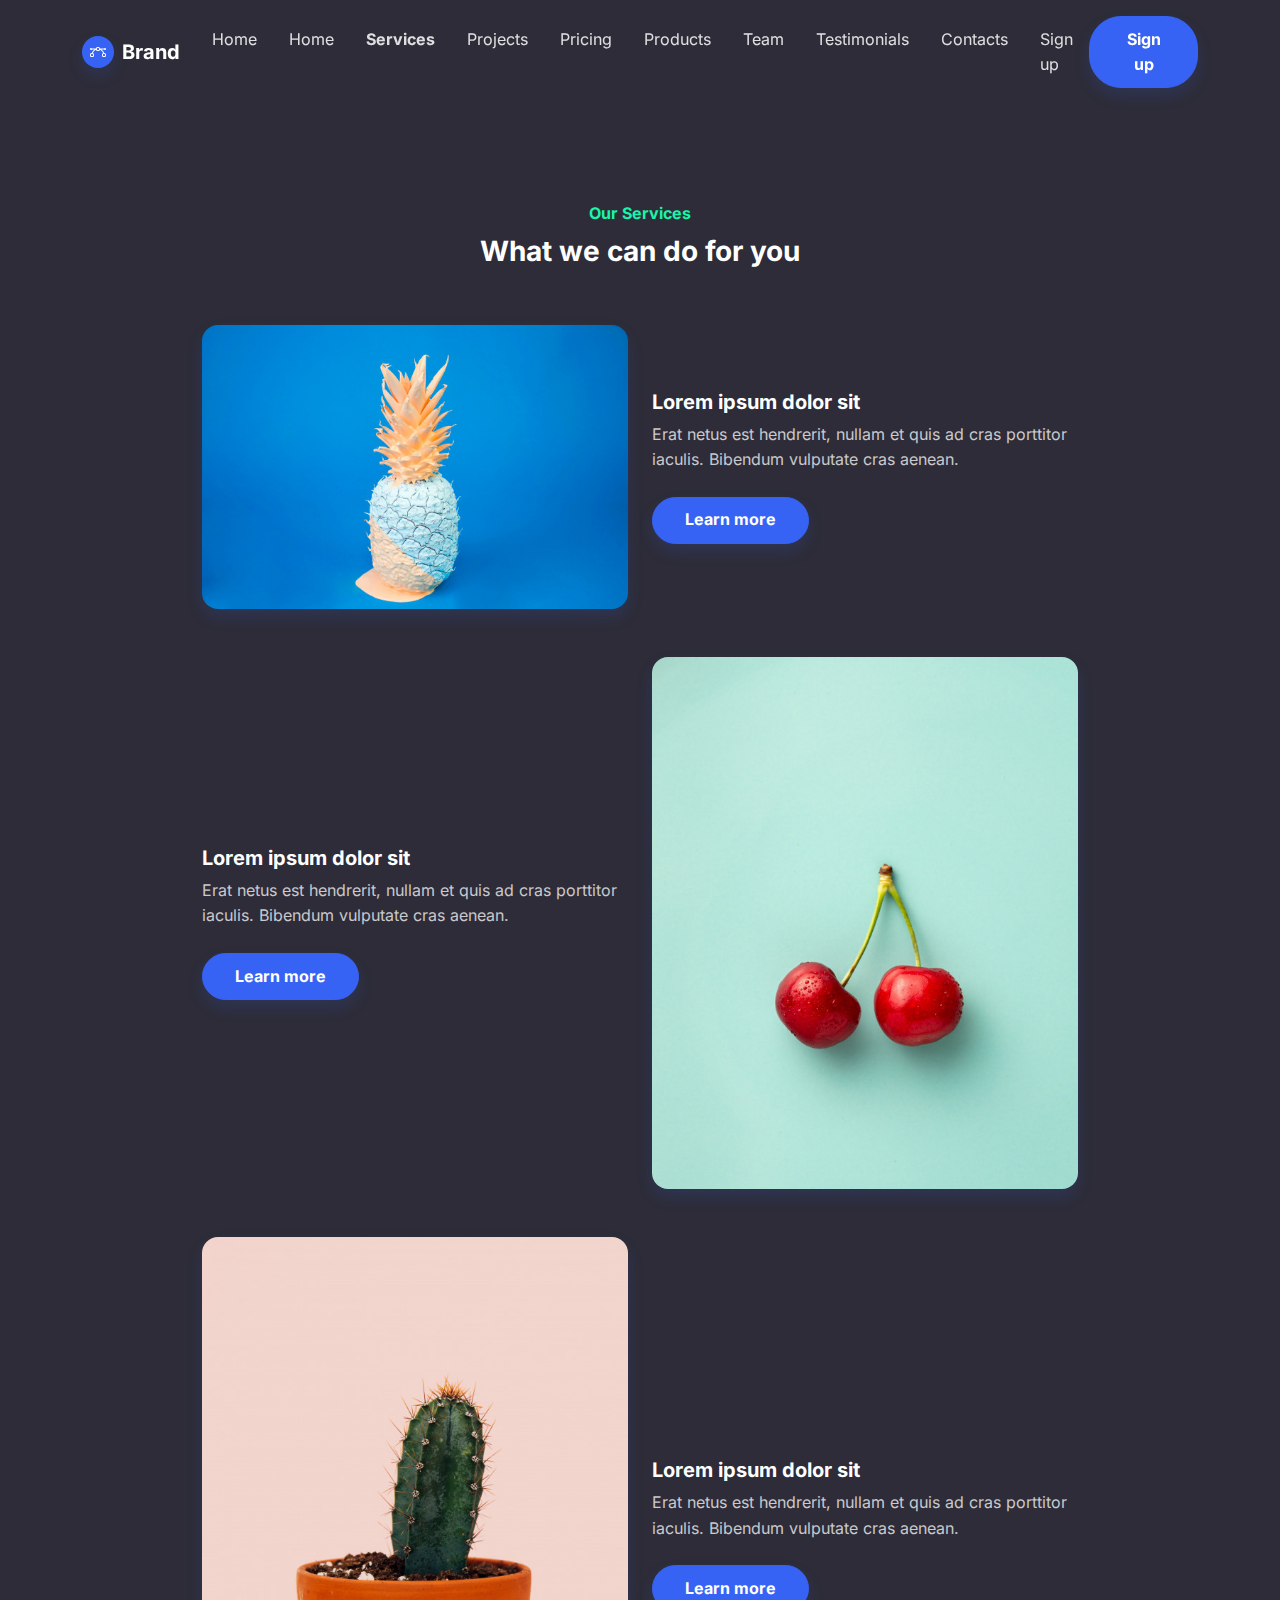
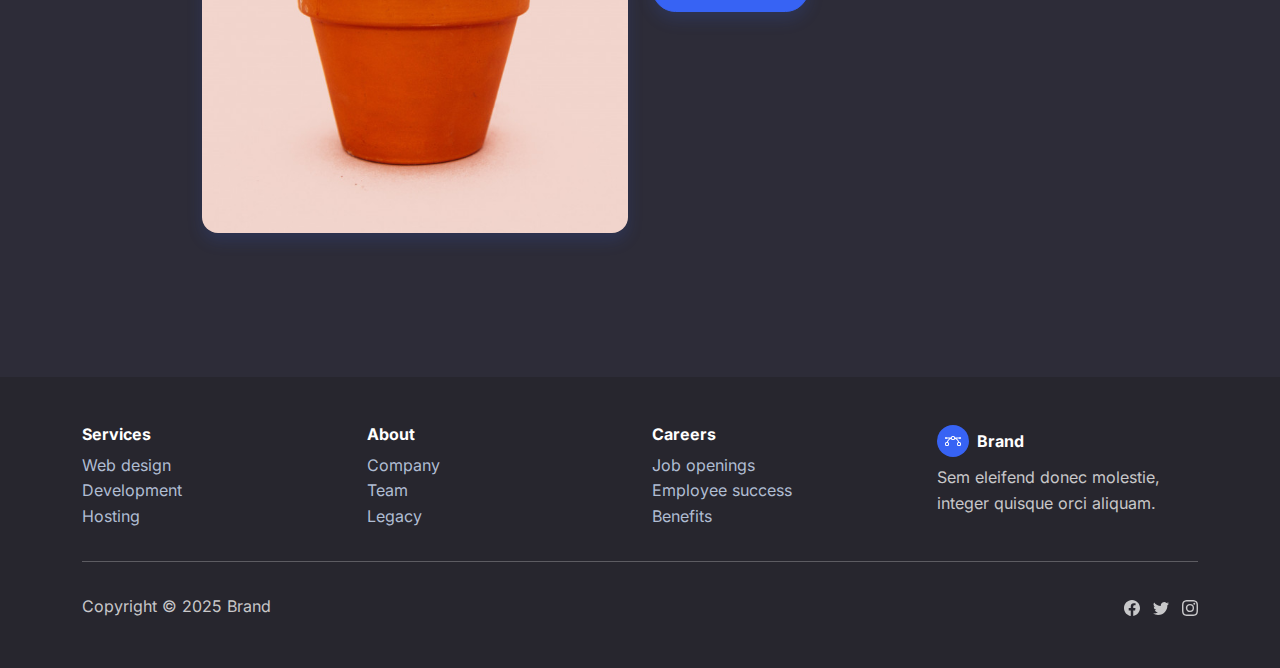
<file: services.html>
<!DOCTYPE html>
<html data-bs-theme="light" lang="en">

<head>
    <meta charset="utf-8">
    <meta name="viewport" content="width=device-width, initial-scale=1.0, shrink-to-fit=no">
    <title>Services - Brand</title>
    <link rel="stylesheet" href="/assets/bootstrap/css/bootstrap.min.css">
    <link rel="stylesheet" href="/assets/css/Inter.css">
</head>

<body>
    <nav class="navbar navbar-expand-md sticky-top py-3 navbar-dark" id="mainNav">
        <div class="container"><a class="navbar-brand d-flex align-items-center" href="/"><span class="bs-icon-sm bs-icon-circle bs-icon-primary shadow d-flex justify-content-center align-items-center me-2 bs-icon"><svg xmlns="http://www.w3.org/2000/svg" width="1em" height="1em" fill="currentColor" viewBox="0 0 16 16" class="bi bi-bezier">
                        <path fill-rule="evenodd" d="M0 10.5A1.5 1.5 0 0 1 1.5 9h1A1.5 1.5 0 0 1 4 10.5v1A1.5 1.5 0 0 1 2.5 13h-1A1.5 1.5 0 0 1 0 11.5zm1.5-.5a.5.5 0 0 0-.5.5v1a.5.5 0 0 0 .5.5h1a.5.5 0 0 0 .5-.5v-1a.5.5 0 0 0-.5-.5zm10.5.5A1.5 1.5 0 0 1 13.5 9h1a1.5 1.5 0 0 1 1.5 1.5v1a1.5 1.5 0 0 1-1.5 1.5h-1a1.5 1.5 0 0 1-1.5-1.5zm1.5-.5a.5.5 0 0 0-.5.5v1a.5.5 0 0 0 .5.5h1a.5.5 0 0 0 .5-.5v-1a.5.5 0 0 0-.5-.5zM6 4.5A1.5 1.5 0 0 1 7.5 3h1A1.5 1.5 0 0 1 10 4.5v1A1.5 1.5 0 0 1 8.5 7h-1A1.5 1.5 0 0 1 6 5.5zM7.5 4a.5.5 0 0 0-.5.5v1a.5.5 0 0 0 .5.5h1a.5.5 0 0 0 .5-.5v-1a.5.5 0 0 0-.5-.5z"></path>
                        <path d="M6 4.5H1.866a1 1 0 1 0 0 1h2.668A6.517 6.517 0 0 0 1.814 9H2.5c.123 0 .244.015.358.043a5.517 5.517 0 0 1 3.185-3.185A1.503 1.503 0 0 1 6 5.5zm3.957 1.358A1.5 1.5 0 0 0 10 5.5v-1h4.134a1 1 0 1 1 0 1h-2.668a6.517 6.517 0 0 1 2.72 3.5H13.5c-.123 0-.243.015-.358.043a5.517 5.517 0 0 0-3.185-3.185z"></path>
                    </svg></span><span>Brand</span></a><button data-bs-toggle="collapse" class="navbar-toggler" data-bs-target="#navcol-1"><span class="visually-hidden">Toggle navigation</span><span class="navbar-toggler-icon"></span></button>
            <div class="collapse navbar-collapse" id="navcol-1">
                <ul class="navbar-nav mx-auto">
                    <li class="nav-item"><a class="nav-link" href="/index.html">Home</a></li>
                    <li class="nav-item"><a class="nav-link" href="/index-app.html">Home</a></li>
                    <li class="nav-item"><a class="nav-link active" href="/services.html">Services</a></li>
                    <li class="nav-item"><a class="nav-link" href="/projects.html">Projects</a></li>
                    <li class="nav-item"><a class="nav-link" href="/pricing.html">Pricing</a></li>
                    <li class="nav-item"><a class="nav-link" href="/products.html">Products</a></li>
                    <li class="nav-item"><a class="nav-link" href="/team.html">Team</a></li>
                    <li class="nav-item"><a class="nav-link" href="/testimonials.html">Testimonials</a></li>
                    <li class="nav-item"><a class="nav-link" href="/contacts.html">Contacts</a></li>
                    <li class="nav-item"><a class="nav-link" href="/signup.html">Sign up</a></li>
                </ul><a class="btn btn-primary shadow" role="button" href="/signup.html">Sign up</a>
            </div>
        </div>
    </nav>
    <section class="py-5">
        <div class="container py-5">
            <div class="row mb-4 mb-lg-5">
                <div class="col-md-8 col-xl-6 text-center mx-auto">
                    <p class="fw-bold text-success mb-2">Our Services</p>
                    <h3 class="fw-bold">What we can do for you</h3>
                </div>
            </div>
            <div class="row row-cols-1 row-cols-md-2 mx-auto" style="max-width: 900px;">
                <div class="col mb-5"><img class="rounded img-fluid shadow" src="/assets/img/products/1.jpg"></div>
                <div class="col d-md-flex align-items-md-end align-items-lg-center mb-5">
                    <div>
                        <h5 class="fw-bold">Lorem ipsum dolor sit&nbsp;</h5>
                        <p class="text-muted mb-4">Erat netus est hendrerit, nullam et quis ad cras porttitor iaculis. Bibendum vulputate cras aenean.</p><button class="btn btn-primary shadow" type="button">Learn more</button>
                    </div>
                </div>
            </div>
            <div class="row row-cols-1 row-cols-md-2 mx-auto" style="max-width: 900px;">
                <div class="col order-md-last mb-5"><img class="rounded img-fluid shadow" src="/assets/img/products/2.jpg"></div>
                <div class="col d-md-flex align-items-md-end align-items-lg-center mb-5">
                    <div>
                        <h5 class="fw-bold">Lorem ipsum dolor sit&nbsp;</h5>
                        <p class="text-muted mb-4">Erat netus est hendrerit, nullam et quis ad cras porttitor iaculis. Bibendum vulputate cras aenean.</p><button class="btn btn-primary shadow" type="button">Learn more</button>
                    </div>
                </div>
            </div>
            <div class="row row-cols-1 row-cols-md-2 mx-auto" style="max-width: 900px;">
                <div class="col mb-5"><img class="rounded img-fluid shadow" src="/assets/img/products/3.jpg"></div>
                <div class="col d-md-flex align-items-md-end align-items-lg-center mb-5">
                    <div>
                        <h5 class="fw-bold">Lorem ipsum dolor sit&nbsp;</h5>
                        <p class="text-muted mb-4">Erat netus est hendrerit, nullam et quis ad cras porttitor iaculis. Bibendum vulputate cras aenean.</p><button class="btn btn-primary shadow" type="button">Learn more</button>
                    </div>
                </div>
            </div>
        </div>
    </section>
    <footer class="bg-dark">
        <div class="container py-4 py-lg-5">
            <div class="row justify-content-center">
                <div class="col-sm-4 col-md-3 text-center text-lg-start d-flex flex-column">
                    <h3 class="fs-6 fw-bold">Services</h3>
                    <ul class="list-unstyled">
                        <li><a href="#">Web design</a></li>
                        <li><a href="#">Development</a></li>
                        <li><a href="#">Hosting</a></li>
                    </ul>
                </div>
                <div class="col-sm-4 col-md-3 text-center text-lg-start d-flex flex-column">
                    <h3 class="fs-6 fw-bold">About</h3>
                    <ul class="list-unstyled">
                        <li><a href="#">Company</a></li>
                        <li><a href="#">Team</a></li>
                        <li><a href="#">Legacy</a></li>
                    </ul>
                </div>
                <div class="col-sm-4 col-md-3 text-center text-lg-start d-flex flex-column">
                    <h3 class="fs-6 fw-bold">Careers</h3>
                    <ul class="list-unstyled">
                        <li><a href="#">Job openings</a></li>
                        <li><a href="#">Employee success</a></li>
                        <li><a href="#">Benefits</a></li>
                    </ul>
                </div>
                <div class="col-lg-3 text-center text-lg-start d-flex flex-column align-items-center order-first align-items-lg-start order-lg-last">
                    <div class="fw-bold d-flex align-items-center mb-2"><span class="bs-icon-sm bs-icon-circle bs-icon-primary d-flex justify-content-center align-items-center bs-icon me-2"><svg xmlns="http://www.w3.org/2000/svg" width="1em" height="1em" fill="currentColor" viewBox="0 0 16 16" class="bi bi-bezier">
                                <path fill-rule="evenodd" d="M0 10.5A1.5 1.5 0 0 1 1.5 9h1A1.5 1.5 0 0 1 4 10.5v1A1.5 1.5 0 0 1 2.5 13h-1A1.5 1.5 0 0 1 0 11.5zm1.5-.5a.5.5 0 0 0-.5.5v1a.5.5 0 0 0 .5.5h1a.5.5 0 0 0 .5-.5v-1a.5.5 0 0 0-.5-.5zm10.5.5A1.5 1.5 0 0 1 13.5 9h1a1.5 1.5 0 0 1 1.5 1.5v1a1.5 1.5 0 0 1-1.5 1.5h-1a1.5 1.5 0 0 1-1.5-1.5zm1.5-.5a.5.5 0 0 0-.5.5v1a.5.5 0 0 0 .5.5h1a.5.5 0 0 0 .5-.5v-1a.5.5 0 0 0-.5-.5zM6 4.5A1.5 1.5 0 0 1 7.5 3h1A1.5 1.5 0 0 1 10 4.5v1A1.5 1.5 0 0 1 8.5 7h-1A1.5 1.5 0 0 1 6 5.5zM7.5 4a.5.5 0 0 0-.5.5v1a.5.5 0 0 0 .5.5h1a.5.5 0 0 0 .5-.5v-1a.5.5 0 0 0-.5-.5z"></path>
                                <path d="M6 4.5H1.866a1 1 0 1 0 0 1h2.668A6.517 6.517 0 0 0 1.814 9H2.5c.123 0 .244.015.358.043a5.517 5.517 0 0 1 3.185-3.185A1.503 1.503 0 0 1 6 5.5zm3.957 1.358A1.5 1.5 0 0 0 10 5.5v-1h4.134a1 1 0 1 1 0 1h-2.668a6.517 6.517 0 0 1 2.72 3.5H13.5c-.123 0-.243.015-.358.043a5.517 5.517 0 0 0-3.185-3.185z"></path>
                            </svg></span><span>Brand</span></div>
                    <p class="text-muted">Sem eleifend donec molestie, integer quisque orci aliquam.</p>
                </div>
            </div>
            <hr>
            <div class="text-muted d-flex justify-content-between align-items-center pt-3">
                <p class="mb-0">Copyright © 2025 Brand</p>
                <ul class="list-inline mb-0">
                    <li class="list-inline-item"><svg xmlns="http://www.w3.org/2000/svg" width="1em" height="1em" fill="currentColor" viewBox="0 0 16 16" class="bi bi-facebook">
                            <path d="M16 8.049c0-4.446-3.582-8.05-8-8.05C3.58 0-.002 3.603-.002 8.05c0 4.017 2.926 7.347 6.75 7.951v-5.625h-2.03V8.05H6.75V6.275c0-2.017 1.195-3.131 3.022-3.131.876 0 1.791.157 1.791.157v1.98h-1.009c-.993 0-1.303.621-1.303 1.258v1.51h2.218l-.354 2.326H9.25V16c3.824-.604 6.75-3.934 6.75-7.951"></path>
                        </svg></li>
                    <li class="list-inline-item"><svg xmlns="http://www.w3.org/2000/svg" width="1em" height="1em" fill="currentColor" viewBox="0 0 16 16" class="bi bi-twitter">
                            <path d="M5.026 15c6.038 0 9.341-5.003 9.341-9.334 0-.14 0-.282-.006-.422A6.685 6.685 0 0 0 16 3.542a6.658 6.658 0 0 1-1.889.518 3.301 3.301 0 0 0 1.447-1.817 6.533 6.533 0 0 1-2.087.793A3.286 3.286 0 0 0 7.875 6.03a9.325 9.325 0 0 1-6.767-3.429 3.289 3.289 0 0 0 1.018 4.382A3.323 3.323 0 0 1 .64 6.575v.045a3.288 3.288 0 0 0 2.632 3.218 3.203 3.203 0 0 1-.865.115 3.23 3.23 0 0 1-.614-.057 3.283 3.283 0 0 0 3.067 2.277A6.588 6.588 0 0 1 .78 13.58a6.32 6.32 0 0 1-.78-.045A9.344 9.344 0 0 0 5.026 15"></path>
                        </svg></li>
                    <li class="list-inline-item"><svg xmlns="http://www.w3.org/2000/svg" width="1em" height="1em" fill="currentColor" viewBox="0 0 16 16" class="bi bi-instagram">
                            <path d="M8 0C5.829 0 5.556.01 4.703.048 3.85.088 3.269.222 2.76.42a3.917 3.917 0 0 0-1.417.923A3.927 3.927 0 0 0 .42 2.76C.222 3.268.087 3.85.048 4.7.01 5.555 0 5.827 0 8.001c0 2.172.01 2.444.048 3.297.04.852.174 1.433.372 1.942.205.526.478.972.923 1.417.444.445.89.719 1.416.923.51.198 1.09.333 1.942.372C5.555 15.99 5.827 16 8 16s2.444-.01 3.298-.048c.851-.04 1.434-.174 1.943-.372a3.916 3.916 0 0 0 1.416-.923c.445-.445.718-.891.923-1.417.197-.509.332-1.09.372-1.942C15.99 10.445 16 10.173 16 8s-.01-2.445-.048-3.299c-.04-.851-.175-1.433-.372-1.941a3.926 3.926 0 0 0-.923-1.417A3.911 3.911 0 0 0 13.24.42c-.51-.198-1.092-.333-1.943-.372C10.443.01 10.172 0 7.998 0h.003zm-.717 1.442h.718c2.136 0 2.389.007 3.232.046.78.035 1.204.166 1.486.275.373.145.64.319.92.599.28.28.453.546.598.92.11.281.24.705.275 1.485.039.843.047 1.096.047 3.231s-.008 2.389-.047 3.232c-.035.78-.166 1.203-.275 1.485a2.47 2.47 0 0 1-.599.919c-.28.28-.546.453-.92.598-.28.11-.704.24-1.485.276-.843.038-1.096.047-3.232.047s-2.39-.009-3.233-.047c-.78-.036-1.203-.166-1.485-.276a2.478 2.478 0 0 1-.92-.598 2.48 2.48 0 0 1-.6-.92c-.109-.281-.24-.705-.275-1.485-.038-.843-.046-1.096-.046-3.233 0-2.136.008-2.388.046-3.231.036-.78.166-1.204.276-1.486.145-.373.319-.64.599-.92.28-.28.546-.453.92-.598.282-.11.705-.24 1.485-.276.738-.034 1.024-.044 2.515-.045v.002zm4.988 1.328a.96.96 0 1 0 0 1.92.96.96 0 0 0 0-1.92zm-4.27 1.122a4.109 4.109 0 1 0 0 8.217 4.109 4.109 0 0 0 0-8.217zm0 1.441a2.667 2.667 0 1 1 0 5.334 2.667 2.667 0 0 1 0-5.334"></path>
                        </svg></li>
                </ul>
            </div>
        </div>
    </footer>
    <script src="https://cdn.jsdelivr.net/npm/bootstrap@5.3.3/dist/js/bootstrap.bundle.min.js"></script>
    <script src="/assets/js/bs-init.js"></script>
    <script src="/assets/js/bold-and-dark.js"></script>
</body>

</html>
</file>
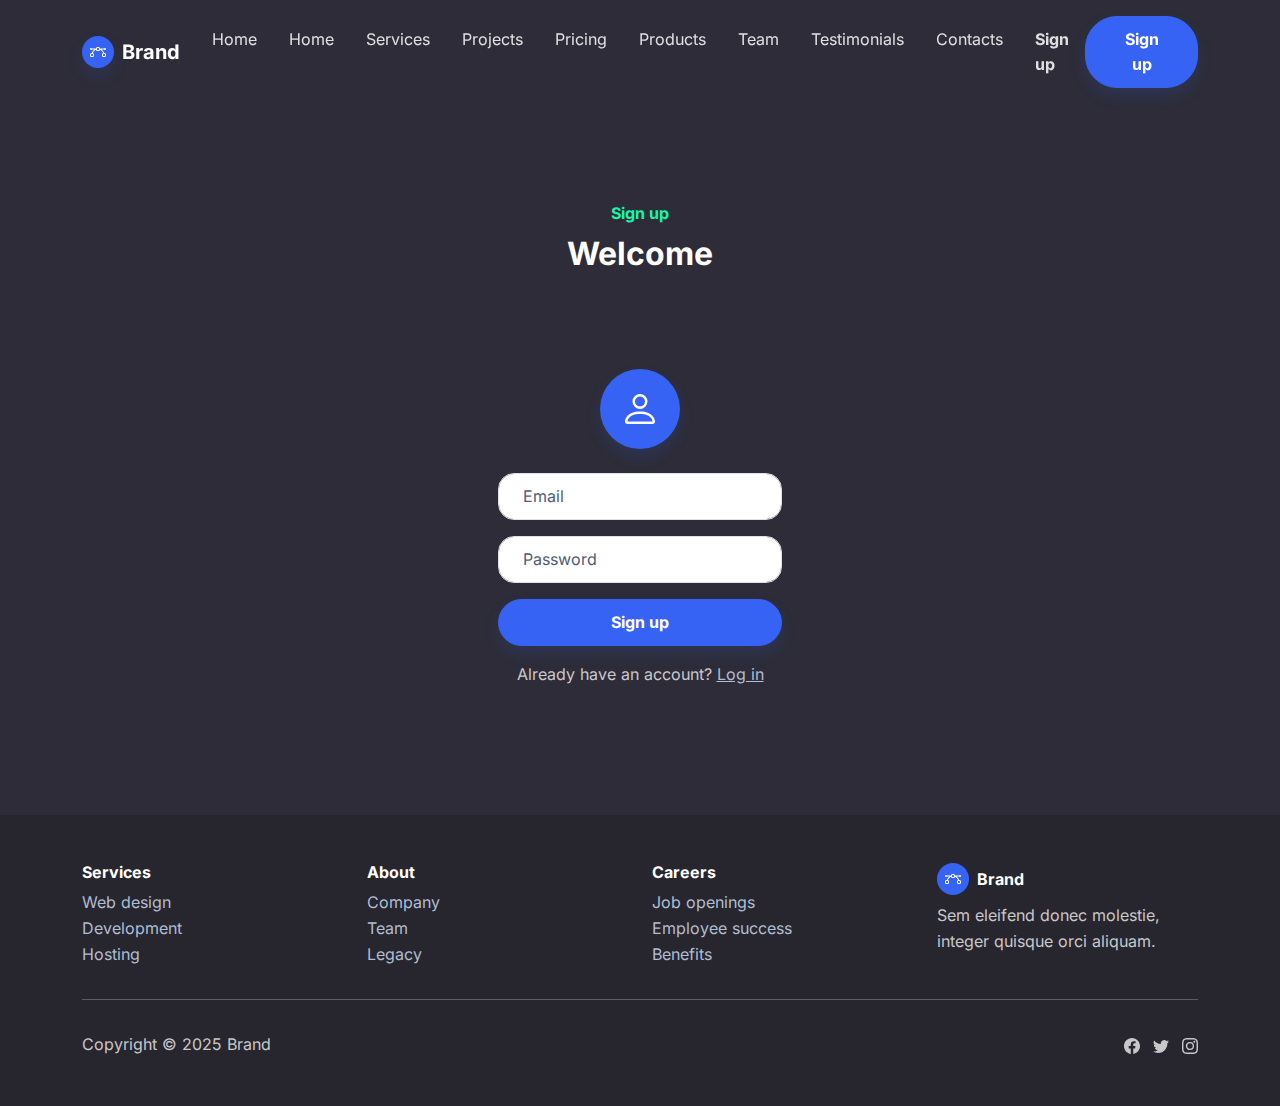
<file: signup.html>
<!DOCTYPE html>
<html data-bs-theme="light" lang="en">

<head>
    <meta charset="utf-8">
    <meta name="viewport" content="width=device-width, initial-scale=1.0, shrink-to-fit=no">
    <title>Sign up - Brand</title>
    <link rel="stylesheet" href="/assets/bootstrap/css/bootstrap.min.css">
    <link rel="stylesheet" href="/assets/css/Inter.css">
</head>

<body>
    <nav class="navbar navbar-expand-md sticky-top py-3 navbar-dark" id="mainNav">
        <div class="container"><a class="navbar-brand d-flex align-items-center" href="/"><span class="bs-icon-sm bs-icon-circle bs-icon-primary shadow d-flex justify-content-center align-items-center me-2 bs-icon"><svg xmlns="http://www.w3.org/2000/svg" width="1em" height="1em" fill="currentColor" viewBox="0 0 16 16" class="bi bi-bezier">
                        <path fill-rule="evenodd" d="M0 10.5A1.5 1.5 0 0 1 1.5 9h1A1.5 1.5 0 0 1 4 10.5v1A1.5 1.5 0 0 1 2.5 13h-1A1.5 1.5 0 0 1 0 11.5zm1.5-.5a.5.5 0 0 0-.5.5v1a.5.5 0 0 0 .5.5h1a.5.5 0 0 0 .5-.5v-1a.5.5 0 0 0-.5-.5zm10.5.5A1.5 1.5 0 0 1 13.5 9h1a1.5 1.5 0 0 1 1.5 1.5v1a1.5 1.5 0 0 1-1.5 1.5h-1a1.5 1.5 0 0 1-1.5-1.5zm1.5-.5a.5.5 0 0 0-.5.5v1a.5.5 0 0 0 .5.5h1a.5.5 0 0 0 .5-.5v-1a.5.5 0 0 0-.5-.5zM6 4.5A1.5 1.5 0 0 1 7.5 3h1A1.5 1.5 0 0 1 10 4.5v1A1.5 1.5 0 0 1 8.5 7h-1A1.5 1.5 0 0 1 6 5.5zM7.5 4a.5.5 0 0 0-.5.5v1a.5.5 0 0 0 .5.5h1a.5.5 0 0 0 .5-.5v-1a.5.5 0 0 0-.5-.5z"></path>
                        <path d="M6 4.5H1.866a1 1 0 1 0 0 1h2.668A6.517 6.517 0 0 0 1.814 9H2.5c.123 0 .244.015.358.043a5.517 5.517 0 0 1 3.185-3.185A1.503 1.503 0 0 1 6 5.5zm3.957 1.358A1.5 1.5 0 0 0 10 5.5v-1h4.134a1 1 0 1 1 0 1h-2.668a6.517 6.517 0 0 1 2.72 3.5H13.5c-.123 0-.243.015-.358.043a5.517 5.517 0 0 0-3.185-3.185z"></path>
                    </svg></span><span>Brand</span></a><button data-bs-toggle="collapse" class="navbar-toggler" data-bs-target="#navcol-1"><span class="visually-hidden">Toggle navigation</span><span class="navbar-toggler-icon"></span></button>
            <div class="collapse navbar-collapse" id="navcol-1">
                <ul class="navbar-nav mx-auto">
                    <li class="nav-item"><a class="nav-link" href="/index.html">Home</a></li>
                    <li class="nav-item"><a class="nav-link" href="/index-app.html">Home</a></li>
                    <li class="nav-item"><a class="nav-link" href="/services.html">Services</a></li>
                    <li class="nav-item"><a class="nav-link" href="/projects.html">Projects</a></li>
                    <li class="nav-item"><a class="nav-link" href="/pricing.html">Pricing</a></li>
                    <li class="nav-item"><a class="nav-link" href="/products.html">Products</a></li>
                    <li class="nav-item"><a class="nav-link" href="/team.html">Team</a></li>
                    <li class="nav-item"><a class="nav-link" href="/testimonials.html">Testimonials</a></li>
                    <li class="nav-item"><a class="nav-link" href="/contacts.html">Contacts</a></li>
                    <li class="nav-item"><a class="nav-link active" href="/signup.html">Sign up</a></li>
                </ul><a class="btn btn-primary shadow" role="button" href="/signup.html">Sign up</a>
            </div>
        </div>
    </nav>
    <section class="py-5">
        <div class="container py-5">
            <div class="row mb-4 mb-lg-5">
                <div class="col-md-8 col-xl-6 text-center mx-auto">
                    <p class="fw-bold text-success mb-2">Sign up</p>
                    <h2 class="fw-bold">Welcome</h2>
                </div>
            </div>
            <div class="row d-flex justify-content-center">
                <div class="col-md-6 col-xl-4">
                    <div class="card">
                        <div class="card-body text-center d-flex flex-column align-items-center">
                            <div class="bs-icon-xl bs-icon-circle bs-icon-primary shadow bs-icon my-4"><svg xmlns="http://www.w3.org/2000/svg" width="1em" height="1em" fill="currentColor" viewBox="0 0 16 16" class="bi bi-person">
                                    <path d="M8 8a3 3 0 1 0 0-6 3 3 0 0 0 0 6m2-3a2 2 0 1 1-4 0 2 2 0 0 1 4 0m4 8c0 1-1 1-1 1H3s-1 0-1-1 1-4 6-4 6 3 6 4m-1-.004c-.001-.246-.154-.986-.832-1.664C11.516 10.68 10.289 10 8 10c-2.29 0-3.516.68-4.168 1.332-.678.678-.83 1.418-.832 1.664z"></path>
                                </svg></div>
                            <form method="post">
                                <div class="mb-3"><input class="form-control" type="email" name="email" placeholder="Email"></div>
                                <div class="mb-3"><input class="form-control" type="password" name="password" placeholder="Password"></div>
                                <div class="mb-3"><button class="btn btn-primary shadow d-block w-100" type="submit">Sign up</button></div>
                                <p class="text-muted">Already have an account?&nbsp;<a href="/login.html">Log in</a></p>
                            </form>
                        </div>
                    </div>
                </div>
            </div>
        </div>
    </section>
    <footer class="bg-dark">
        <div class="container py-4 py-lg-5">
            <div class="row justify-content-center">
                <div class="col-sm-4 col-md-3 text-center text-lg-start d-flex flex-column">
                    <h3 class="fs-6 fw-bold">Services</h3>
                    <ul class="list-unstyled">
                        <li><a href="#">Web design</a></li>
                        <li><a href="#">Development</a></li>
                        <li><a href="#">Hosting</a></li>
                    </ul>
                </div>
                <div class="col-sm-4 col-md-3 text-center text-lg-start d-flex flex-column">
                    <h3 class="fs-6 fw-bold">About</h3>
                    <ul class="list-unstyled">
                        <li><a href="#">Company</a></li>
                        <li><a href="#">Team</a></li>
                        <li><a href="#">Legacy</a></li>
                    </ul>
                </div>
                <div class="col-sm-4 col-md-3 text-center text-lg-start d-flex flex-column">
                    <h3 class="fs-6 fw-bold">Careers</h3>
                    <ul class="list-unstyled">
                        <li><a href="#">Job openings</a></li>
                        <li><a href="#">Employee success</a></li>
                        <li><a href="#">Benefits</a></li>
                    </ul>
                </div>
                <div class="col-lg-3 text-center text-lg-start d-flex flex-column align-items-center order-first align-items-lg-start order-lg-last">
                    <div class="fw-bold d-flex align-items-center mb-2"><span class="bs-icon-sm bs-icon-circle bs-icon-primary d-flex justify-content-center align-items-center bs-icon me-2"><svg xmlns="http://www.w3.org/2000/svg" width="1em" height="1em" fill="currentColor" viewBox="0 0 16 16" class="bi bi-bezier">
                                <path fill-rule="evenodd" d="M0 10.5A1.5 1.5 0 0 1 1.5 9h1A1.5 1.5 0 0 1 4 10.5v1A1.5 1.5 0 0 1 2.5 13h-1A1.5 1.5 0 0 1 0 11.5zm1.5-.5a.5.5 0 0 0-.5.5v1a.5.5 0 0 0 .5.5h1a.5.5 0 0 0 .5-.5v-1a.5.5 0 0 0-.5-.5zm10.5.5A1.5 1.5 0 0 1 13.5 9h1a1.5 1.5 0 0 1 1.5 1.5v1a1.5 1.5 0 0 1-1.5 1.5h-1a1.5 1.5 0 0 1-1.5-1.5zm1.5-.5a.5.5 0 0 0-.5.5v1a.5.5 0 0 0 .5.5h1a.5.5 0 0 0 .5-.5v-1a.5.5 0 0 0-.5-.5zM6 4.5A1.5 1.5 0 0 1 7.5 3h1A1.5 1.5 0 0 1 10 4.5v1A1.5 1.5 0 0 1 8.5 7h-1A1.5 1.5 0 0 1 6 5.5zM7.5 4a.5.5 0 0 0-.5.5v1a.5.5 0 0 0 .5.5h1a.5.5 0 0 0 .5-.5v-1a.5.5 0 0 0-.5-.5z"></path>
                                <path d="M6 4.5H1.866a1 1 0 1 0 0 1h2.668A6.517 6.517 0 0 0 1.814 9H2.5c.123 0 .244.015.358.043a5.517 5.517 0 0 1 3.185-3.185A1.503 1.503 0 0 1 6 5.5zm3.957 1.358A1.5 1.5 0 0 0 10 5.5v-1h4.134a1 1 0 1 1 0 1h-2.668a6.517 6.517 0 0 1 2.72 3.5H13.5c-.123 0-.243.015-.358.043a5.517 5.517 0 0 0-3.185-3.185z"></path>
                            </svg></span><span>Brand</span></div>
                    <p class="text-muted">Sem eleifend donec molestie, integer quisque orci aliquam.</p>
                </div>
            </div>
            <hr>
            <div class="text-muted d-flex justify-content-between align-items-center pt-3">
                <p class="mb-0">Copyright © 2025 Brand</p>
                <ul class="list-inline mb-0">
                    <li class="list-inline-item"><svg xmlns="http://www.w3.org/2000/svg" width="1em" height="1em" fill="currentColor" viewBox="0 0 16 16" class="bi bi-facebook">
                            <path d="M16 8.049c0-4.446-3.582-8.05-8-8.05C3.58 0-.002 3.603-.002 8.05c0 4.017 2.926 7.347 6.75 7.951v-5.625h-2.03V8.05H6.75V6.275c0-2.017 1.195-3.131 3.022-3.131.876 0 1.791.157 1.791.157v1.98h-1.009c-.993 0-1.303.621-1.303 1.258v1.51h2.218l-.354 2.326H9.25V16c3.824-.604 6.75-3.934 6.75-7.951"></path>
                        </svg></li>
                    <li class="list-inline-item"><svg xmlns="http://www.w3.org/2000/svg" width="1em" height="1em" fill="currentColor" viewBox="0 0 16 16" class="bi bi-twitter">
                            <path d="M5.026 15c6.038 0 9.341-5.003 9.341-9.334 0-.14 0-.282-.006-.422A6.685 6.685 0 0 0 16 3.542a6.658 6.658 0 0 1-1.889.518 3.301 3.301 0 0 0 1.447-1.817 6.533 6.533 0 0 1-2.087.793A3.286 3.286 0 0 0 7.875 6.03a9.325 9.325 0 0 1-6.767-3.429 3.289 3.289 0 0 0 1.018 4.382A3.323 3.323 0 0 1 .64 6.575v.045a3.288 3.288 0 0 0 2.632 3.218 3.203 3.203 0 0 1-.865.115 3.23 3.23 0 0 1-.614-.057 3.283 3.283 0 0 0 3.067 2.277A6.588 6.588 0 0 1 .78 13.58a6.32 6.32 0 0 1-.78-.045A9.344 9.344 0 0 0 5.026 15"></path>
                        </svg></li>
                    <li class="list-inline-item"><svg xmlns="http://www.w3.org/2000/svg" width="1em" height="1em" fill="currentColor" viewBox="0 0 16 16" class="bi bi-instagram">
                            <path d="M8 0C5.829 0 5.556.01 4.703.048 3.85.088 3.269.222 2.76.42a3.917 3.917 0 0 0-1.417.923A3.927 3.927 0 0 0 .42 2.76C.222 3.268.087 3.85.048 4.7.01 5.555 0 5.827 0 8.001c0 2.172.01 2.444.048 3.297.04.852.174 1.433.372 1.942.205.526.478.972.923 1.417.444.445.89.719 1.416.923.51.198 1.09.333 1.942.372C5.555 15.99 5.827 16 8 16s2.444-.01 3.298-.048c.851-.04 1.434-.174 1.943-.372a3.916 3.916 0 0 0 1.416-.923c.445-.445.718-.891.923-1.417.197-.509.332-1.09.372-1.942C15.99 10.445 16 10.173 16 8s-.01-2.445-.048-3.299c-.04-.851-.175-1.433-.372-1.941a3.926 3.926 0 0 0-.923-1.417A3.911 3.911 0 0 0 13.24.42c-.51-.198-1.092-.333-1.943-.372C10.443.01 10.172 0 7.998 0h.003zm-.717 1.442h.718c2.136 0 2.389.007 3.232.046.78.035 1.204.166 1.486.275.373.145.64.319.92.599.28.28.453.546.598.92.11.281.24.705.275 1.485.039.843.047 1.096.047 3.231s-.008 2.389-.047 3.232c-.035.78-.166 1.203-.275 1.485a2.47 2.47 0 0 1-.599.919c-.28.28-.546.453-.92.598-.28.11-.704.24-1.485.276-.843.038-1.096.047-3.232.047s-2.39-.009-3.233-.047c-.78-.036-1.203-.166-1.485-.276a2.478 2.478 0 0 1-.92-.598 2.48 2.48 0 0 1-.6-.92c-.109-.281-.24-.705-.275-1.485-.038-.843-.046-1.096-.046-3.233 0-2.136.008-2.388.046-3.231.036-.78.166-1.204.276-1.486.145-.373.319-.64.599-.92.28-.28.546-.453.92-.598.282-.11.705-.24 1.485-.276.738-.034 1.024-.044 2.515-.045v.002zm4.988 1.328a.96.96 0 1 0 0 1.92.96.96 0 0 0 0-1.92zm-4.27 1.122a4.109 4.109 0 1 0 0 8.217 4.109 4.109 0 0 0 0-8.217zm0 1.441a2.667 2.667 0 1 1 0 5.334 2.667 2.667 0 0 1 0-5.334"></path>
                        </svg></li>
                </ul>
            </div>
        </div>
    </footer>
    <script src="https://cdn.jsdelivr.net/npm/bootstrap@5.3.3/dist/js/bootstrap.bundle.min.js"></script>
    <script src="/assets/js/bs-init.js"></script>
    <script src="/assets/js/bold-and-dark.js"></script>
</body>

</html>
</file>
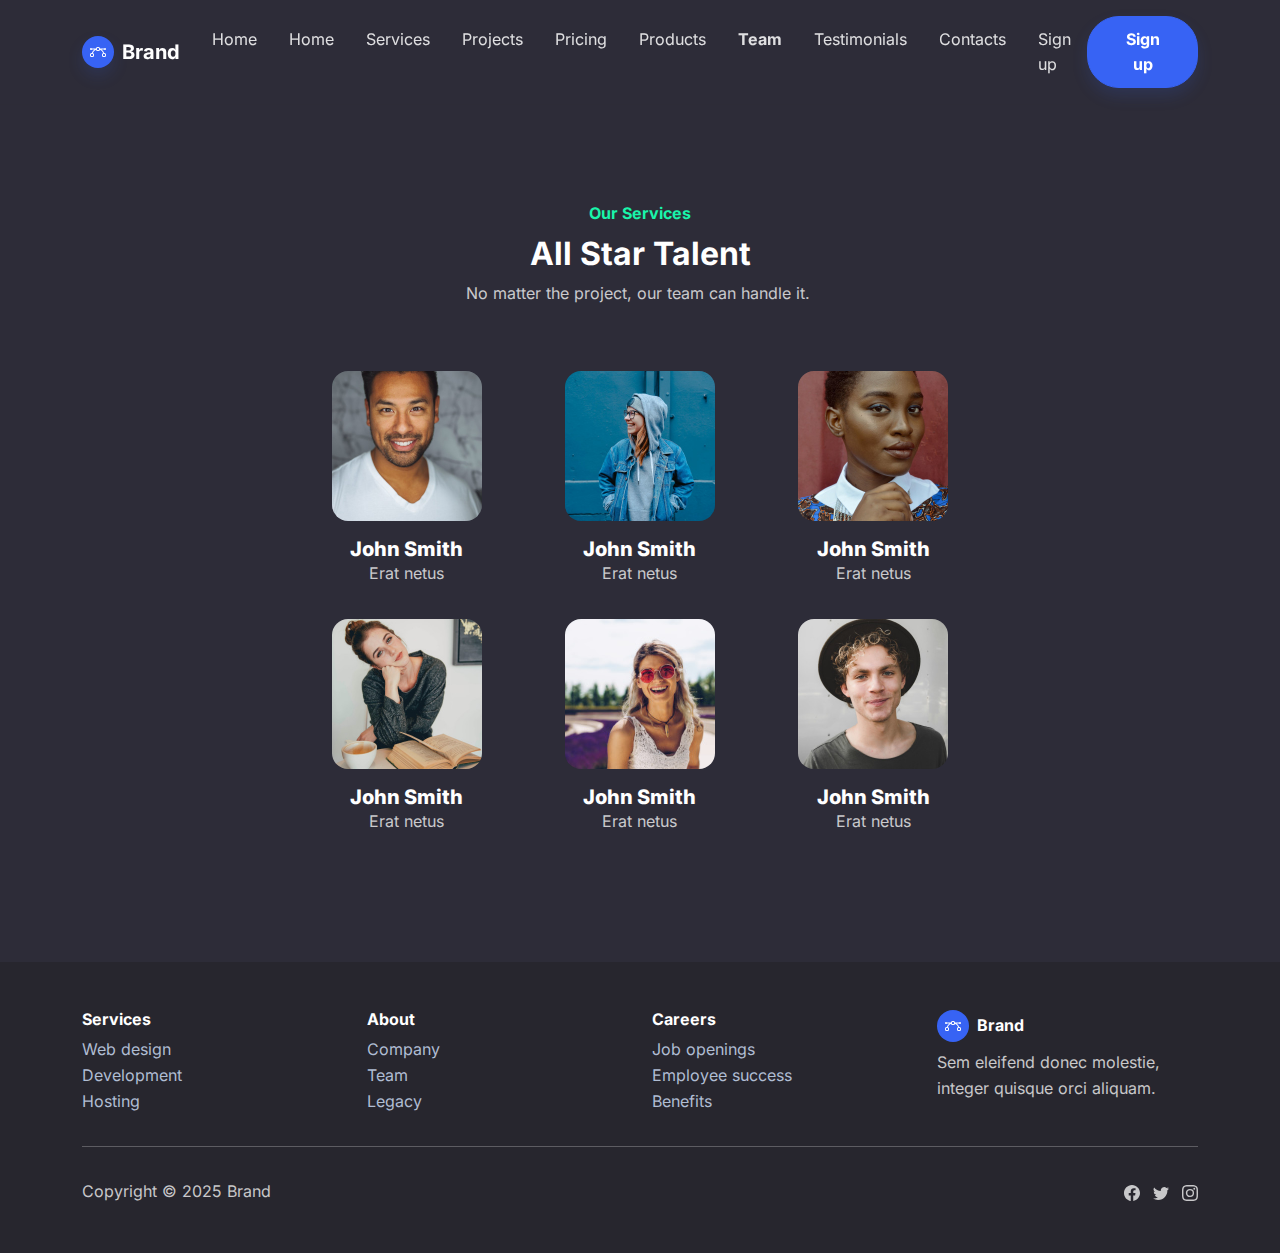
<file: team.html>
<!DOCTYPE html>
<html data-bs-theme="light" lang="en">

<head>
    <meta charset="utf-8">
    <meta name="viewport" content="width=device-width, initial-scale=1.0, shrink-to-fit=no">
    <title>Team - Brand</title>
    <link rel="stylesheet" href="/assets/bootstrap/css/bootstrap.min.css">
    <link rel="stylesheet" href="/assets/css/Inter.css">
</head>

<body>
    <nav class="navbar navbar-expand-md sticky-top py-3 navbar-dark" id="mainNav">
        <div class="container"><a class="navbar-brand d-flex align-items-center" href="/"><span class="bs-icon-sm bs-icon-circle bs-icon-primary shadow d-flex justify-content-center align-items-center me-2 bs-icon"><svg xmlns="http://www.w3.org/2000/svg" width="1em" height="1em" fill="currentColor" viewBox="0 0 16 16" class="bi bi-bezier">
                        <path fill-rule="evenodd" d="M0 10.5A1.5 1.5 0 0 1 1.5 9h1A1.5 1.5 0 0 1 4 10.5v1A1.5 1.5 0 0 1 2.5 13h-1A1.5 1.5 0 0 1 0 11.5zm1.5-.5a.5.5 0 0 0-.5.5v1a.5.5 0 0 0 .5.5h1a.5.5 0 0 0 .5-.5v-1a.5.5 0 0 0-.5-.5zm10.5.5A1.5 1.5 0 0 1 13.5 9h1a1.5 1.5 0 0 1 1.5 1.5v1a1.5 1.5 0 0 1-1.5 1.5h-1a1.5 1.5 0 0 1-1.5-1.5zm1.5-.5a.5.5 0 0 0-.5.5v1a.5.5 0 0 0 .5.5h1a.5.5 0 0 0 .5-.5v-1a.5.5 0 0 0-.5-.5zM6 4.5A1.5 1.5 0 0 1 7.5 3h1A1.5 1.5 0 0 1 10 4.5v1A1.5 1.5 0 0 1 8.5 7h-1A1.5 1.5 0 0 1 6 5.5zM7.5 4a.5.5 0 0 0-.5.5v1a.5.5 0 0 0 .5.5h1a.5.5 0 0 0 .5-.5v-1a.5.5 0 0 0-.5-.5z"></path>
                        <path d="M6 4.5H1.866a1 1 0 1 0 0 1h2.668A6.517 6.517 0 0 0 1.814 9H2.5c.123 0 .244.015.358.043a5.517 5.517 0 0 1 3.185-3.185A1.503 1.503 0 0 1 6 5.5zm3.957 1.358A1.5 1.5 0 0 0 10 5.5v-1h4.134a1 1 0 1 1 0 1h-2.668a6.517 6.517 0 0 1 2.72 3.5H13.5c-.123 0-.243.015-.358.043a5.517 5.517 0 0 0-3.185-3.185z"></path>
                    </svg></span><span>Brand</span></a><button data-bs-toggle="collapse" class="navbar-toggler" data-bs-target="#navcol-1"><span class="visually-hidden">Toggle navigation</span><span class="navbar-toggler-icon"></span></button>
            <div class="collapse navbar-collapse" id="navcol-1">
                <ul class="navbar-nav mx-auto">
                    <li class="nav-item"><a class="nav-link" href="/index.html">Home</a></li>
                    <li class="nav-item"><a class="nav-link" href="/index-app.html">Home</a></li>
                    <li class="nav-item"><a class="nav-link" href="/services.html">Services</a></li>
                    <li class="nav-item"><a class="nav-link" href="/projects.html">Projects</a></li>
                    <li class="nav-item"><a class="nav-link" href="/pricing.html">Pricing</a></li>
                    <li class="nav-item"><a class="nav-link" href="/products.html">Products</a></li>
                    <li class="nav-item"><a class="nav-link active" href="/team.html">Team</a></li>
                    <li class="nav-item"><a class="nav-link" href="/testimonials.html">Testimonials</a></li>
                    <li class="nav-item"><a class="nav-link" href="/contacts.html">Contacts</a></li>
                    <li class="nav-item"><a class="nav-link" href="/signup.html">Sign up</a></li>
                </ul><a class="btn btn-primary shadow" role="button" href="/signup.html">Sign up</a>
            </div>
        </div>
    </nav>
    <section class="py-5">
        <div class="container py-5">
            <div class="row mb-4 mb-lg-5">
                <div class="col-md-8 col-xl-6 text-center mx-auto">
                    <p class="fw-bold text-success mb-2">Our Services</p>
                    <h2 class="fw-bold">All Star Talent</h2>
                    <p class="text-muted">No matter the project, our team can handle it.&nbsp;</p>
                </div>
            </div>
            <div class="row row-cols-2 row-cols-md-3 mx-auto" style="max-width: 700px;">
                <div class="col mb-4">
                    <div class="text-center"><img class="rounded mb-3 fit-cover" width="150" height="150" src="/assets/img/team/avatar4.jpg">
                        <h5 class="fw-bold mb-0"><strong>John Smith</strong></h5>
                        <p class="text-muted mb-2">Erat netus</p>
                    </div>
                </div>
                <div class="col mb-4">
                    <div class="text-center"><img class="rounded mb-3 fit-cover" width="150" height="150" src="/assets/img/team/avatar6.jpg">
                        <h5 class="fw-bold mb-0"><strong>John Smith</strong></h5>
                        <p class="text-muted mb-2">Erat netus</p>
                    </div>
                </div>
                <div class="col mb-4">
                    <div class="text-center"><img class="rounded mb-3 fit-cover" width="150" height="150" src="/assets/img/team/avatar5.jpg">
                        <h5 class="fw-bold mb-0"><strong>John Smith</strong></h5>
                        <p class="text-muted mb-2">Erat netus</p>
                    </div>
                </div>
                <div class="col mb-4">
                    <div class="text-center"><img class="rounded mb-3 fit-cover" width="150" height="150" src="/assets/img/team/avatar3.jpg">
                        <h5 class="fw-bold mb-0"><strong>John Smith</strong></h5>
                        <p class="text-muted mb-2">Erat netus</p>
                    </div>
                </div>
                <div class="col mb-4">
                    <div class="text-center"><img class="rounded mb-3 fit-cover" width="150" height="150" src="/assets/img/team/avatar1.jpg">
                        <h5 class="fw-bold mb-0"><strong>John Smith</strong></h5>
                        <p class="text-muted mb-2">Erat netus</p>
                    </div>
                </div>
                <div class="col mb-4">
                    <div class="text-center"><img class="rounded mb-3 fit-cover" width="150" height="150" src="/assets/img/team/avatar2.jpg">
                        <h5 class="fw-bold mb-0"><strong>John Smith</strong></h5>
                        <p class="text-muted mb-2">Erat netus</p>
                    </div>
                </div>
            </div>
        </div>
    </section>
    <footer class="bg-dark">
        <div class="container py-4 py-lg-5">
            <div class="row justify-content-center">
                <div class="col-sm-4 col-md-3 text-center text-lg-start d-flex flex-column">
                    <h3 class="fs-6 fw-bold">Services</h3>
                    <ul class="list-unstyled">
                        <li><a href="#">Web design</a></li>
                        <li><a href="#">Development</a></li>
                        <li><a href="#">Hosting</a></li>
                    </ul>
                </div>
                <div class="col-sm-4 col-md-3 text-center text-lg-start d-flex flex-column">
                    <h3 class="fs-6 fw-bold">About</h3>
                    <ul class="list-unstyled">
                        <li><a href="#">Company</a></li>
                        <li><a href="#">Team</a></li>
                        <li><a href="#">Legacy</a></li>
                    </ul>
                </div>
                <div class="col-sm-4 col-md-3 text-center text-lg-start d-flex flex-column">
                    <h3 class="fs-6 fw-bold">Careers</h3>
                    <ul class="list-unstyled">
                        <li><a href="#">Job openings</a></li>
                        <li><a href="#">Employee success</a></li>
                        <li><a href="#">Benefits</a></li>
                    </ul>
                </div>
                <div class="col-lg-3 text-center text-lg-start d-flex flex-column align-items-center order-first align-items-lg-start order-lg-last">
                    <div class="fw-bold d-flex align-items-center mb-2"><span class="bs-icon-sm bs-icon-circle bs-icon-primary d-flex justify-content-center align-items-center bs-icon me-2"><svg xmlns="http://www.w3.org/2000/svg" width="1em" height="1em" fill="currentColor" viewBox="0 0 16 16" class="bi bi-bezier">
                                <path fill-rule="evenodd" d="M0 10.5A1.5 1.5 0 0 1 1.5 9h1A1.5 1.5 0 0 1 4 10.5v1A1.5 1.5 0 0 1 2.5 13h-1A1.5 1.5 0 0 1 0 11.5zm1.5-.5a.5.5 0 0 0-.5.5v1a.5.5 0 0 0 .5.5h1a.5.5 0 0 0 .5-.5v-1a.5.5 0 0 0-.5-.5zm10.5.5A1.5 1.5 0 0 1 13.5 9h1a1.5 1.5 0 0 1 1.5 1.5v1a1.5 1.5 0 0 1-1.5 1.5h-1a1.5 1.5 0 0 1-1.5-1.5zm1.5-.5a.5.5 0 0 0-.5.5v1a.5.5 0 0 0 .5.5h1a.5.5 0 0 0 .5-.5v-1a.5.5 0 0 0-.5-.5zM6 4.5A1.5 1.5 0 0 1 7.5 3h1A1.5 1.5 0 0 1 10 4.5v1A1.5 1.5 0 0 1 8.5 7h-1A1.5 1.5 0 0 1 6 5.5zM7.5 4a.5.5 0 0 0-.5.5v1a.5.5 0 0 0 .5.5h1a.5.5 0 0 0 .5-.5v-1a.5.5 0 0 0-.5-.5z"></path>
                                <path d="M6 4.5H1.866a1 1 0 1 0 0 1h2.668A6.517 6.517 0 0 0 1.814 9H2.5c.123 0 .244.015.358.043a5.517 5.517 0 0 1 3.185-3.185A1.503 1.503 0 0 1 6 5.5zm3.957 1.358A1.5 1.5 0 0 0 10 5.5v-1h4.134a1 1 0 1 1 0 1h-2.668a6.517 6.517 0 0 1 2.72 3.5H13.5c-.123 0-.243.015-.358.043a5.517 5.517 0 0 0-3.185-3.185z"></path>
                            </svg></span><span>Brand</span></div>
                    <p class="text-muted">Sem eleifend donec molestie, integer quisque orci aliquam.</p>
                </div>
            </div>
            <hr>
            <div class="text-muted d-flex justify-content-between align-items-center pt-3">
                <p class="mb-0">Copyright © 2025 Brand</p>
                <ul class="list-inline mb-0">
                    <li class="list-inline-item"><svg xmlns="http://www.w3.org/2000/svg" width="1em" height="1em" fill="currentColor" viewBox="0 0 16 16" class="bi bi-facebook">
                            <path d="M16 8.049c0-4.446-3.582-8.05-8-8.05C3.58 0-.002 3.603-.002 8.05c0 4.017 2.926 7.347 6.75 7.951v-5.625h-2.03V8.05H6.75V6.275c0-2.017 1.195-3.131 3.022-3.131.876 0 1.791.157 1.791.157v1.98h-1.009c-.993 0-1.303.621-1.303 1.258v1.51h2.218l-.354 2.326H9.25V16c3.824-.604 6.75-3.934 6.75-7.951"></path>
                        </svg></li>
                    <li class="list-inline-item"><svg xmlns="http://www.w3.org/2000/svg" width="1em" height="1em" fill="currentColor" viewBox="0 0 16 16" class="bi bi-twitter">
                            <path d="M5.026 15c6.038 0 9.341-5.003 9.341-9.334 0-.14 0-.282-.006-.422A6.685 6.685 0 0 0 16 3.542a6.658 6.658 0 0 1-1.889.518 3.301 3.301 0 0 0 1.447-1.817 6.533 6.533 0 0 1-2.087.793A3.286 3.286 0 0 0 7.875 6.03a9.325 9.325 0 0 1-6.767-3.429 3.289 3.289 0 0 0 1.018 4.382A3.323 3.323 0 0 1 .64 6.575v.045a3.288 3.288 0 0 0 2.632 3.218 3.203 3.203 0 0 1-.865.115 3.23 3.23 0 0 1-.614-.057 3.283 3.283 0 0 0 3.067 2.277A6.588 6.588 0 0 1 .78 13.58a6.32 6.32 0 0 1-.78-.045A9.344 9.344 0 0 0 5.026 15"></path>
                        </svg></li>
                    <li class="list-inline-item"><svg xmlns="http://www.w3.org/2000/svg" width="1em" height="1em" fill="currentColor" viewBox="0 0 16 16" class="bi bi-instagram">
                            <path d="M8 0C5.829 0 5.556.01 4.703.048 3.85.088 3.269.222 2.76.42a3.917 3.917 0 0 0-1.417.923A3.927 3.927 0 0 0 .42 2.76C.222 3.268.087 3.85.048 4.7.01 5.555 0 5.827 0 8.001c0 2.172.01 2.444.048 3.297.04.852.174 1.433.372 1.942.205.526.478.972.923 1.417.444.445.89.719 1.416.923.51.198 1.09.333 1.942.372C5.555 15.99 5.827 16 8 16s2.444-.01 3.298-.048c.851-.04 1.434-.174 1.943-.372a3.916 3.916 0 0 0 1.416-.923c.445-.445.718-.891.923-1.417.197-.509.332-1.09.372-1.942C15.99 10.445 16 10.173 16 8s-.01-2.445-.048-3.299c-.04-.851-.175-1.433-.372-1.941a3.926 3.926 0 0 0-.923-1.417A3.911 3.911 0 0 0 13.24.42c-.51-.198-1.092-.333-1.943-.372C10.443.01 10.172 0 7.998 0h.003zm-.717 1.442h.718c2.136 0 2.389.007 3.232.046.78.035 1.204.166 1.486.275.373.145.64.319.92.599.28.28.453.546.598.92.11.281.24.705.275 1.485.039.843.047 1.096.047 3.231s-.008 2.389-.047 3.232c-.035.78-.166 1.203-.275 1.485a2.47 2.47 0 0 1-.599.919c-.28.28-.546.453-.92.598-.28.11-.704.24-1.485.276-.843.038-1.096.047-3.232.047s-2.39-.009-3.233-.047c-.78-.036-1.203-.166-1.485-.276a2.478 2.478 0 0 1-.92-.598 2.48 2.48 0 0 1-.6-.92c-.109-.281-.24-.705-.275-1.485-.038-.843-.046-1.096-.046-3.233 0-2.136.008-2.388.046-3.231.036-.78.166-1.204.276-1.486.145-.373.319-.64.599-.92.28-.28.546-.453.92-.598.282-.11.705-.24 1.485-.276.738-.034 1.024-.044 2.515-.045v.002zm4.988 1.328a.96.96 0 1 0 0 1.92.96.96 0 0 0 0-1.92zm-4.27 1.122a4.109 4.109 0 1 0 0 8.217 4.109 4.109 0 0 0 0-8.217zm0 1.441a2.667 2.667 0 1 1 0 5.334 2.667 2.667 0 0 1 0-5.334"></path>
                        </svg></li>
                </ul>
            </div>
        </div>
    </footer>
    <script src="https://cdn.jsdelivr.net/npm/bootstrap@5.3.3/dist/js/bootstrap.bundle.min.js"></script>
    <script src="/assets/js/bs-init.js"></script>
    <script src="/assets/js/bold-and-dark.js"></script>
</body>

</html>
</file>
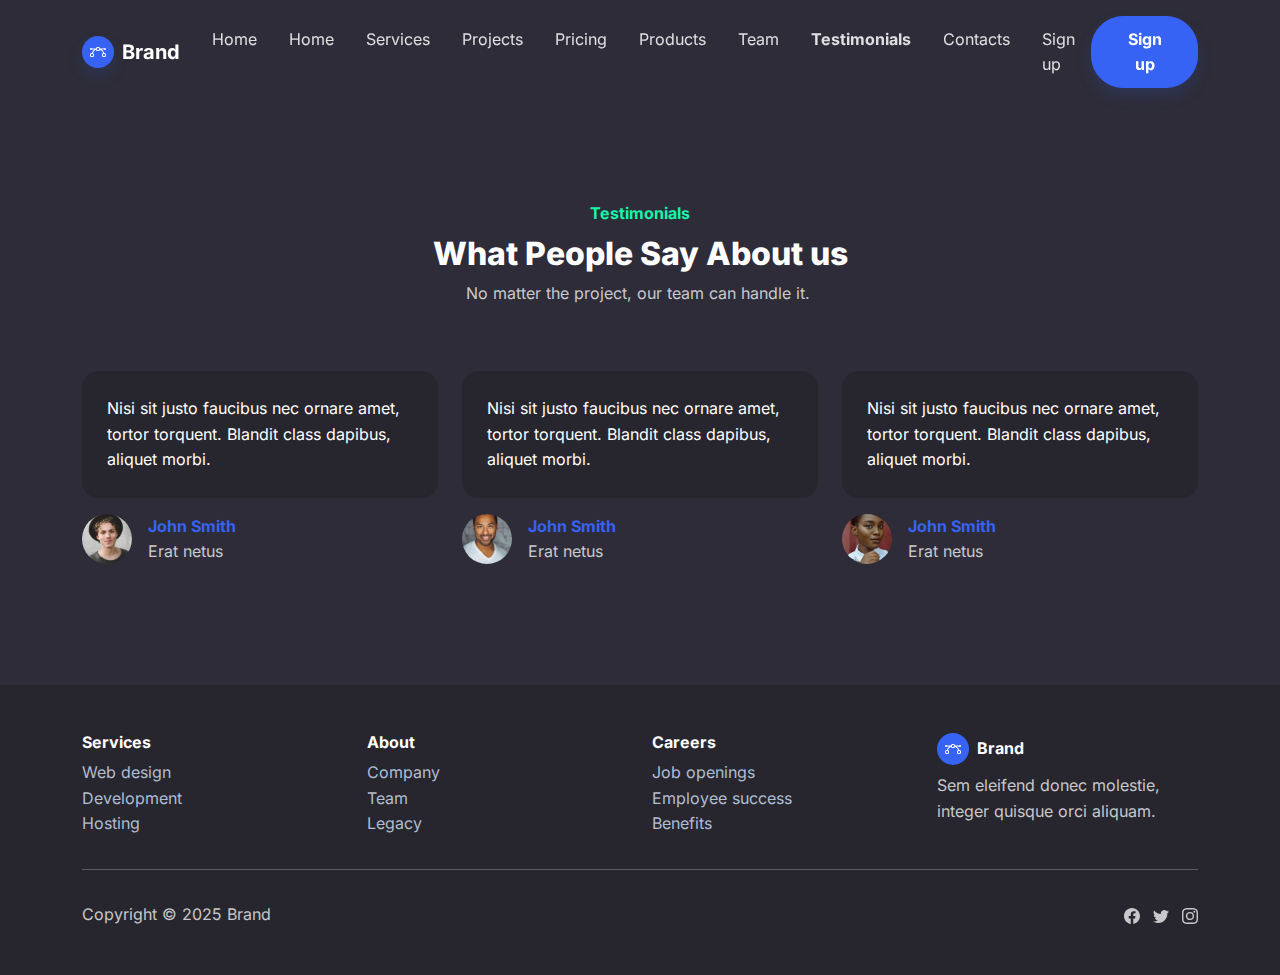
<file: testimonials.html>
<!DOCTYPE html>
<html data-bs-theme="light" lang="en">

<head>
    <meta charset="utf-8">
    <meta name="viewport" content="width=device-width, initial-scale=1.0, shrink-to-fit=no">
    <title>Testimonials - Brand</title>
    <link rel="stylesheet" href="/assets/bootstrap/css/bootstrap.min.css">
    <link rel="stylesheet" href="/assets/css/Inter.css">
</head>

<body>
    <nav class="navbar navbar-expand-md sticky-top py-3 navbar-dark" id="mainNav">
        <div class="container"><a class="navbar-brand d-flex align-items-center" href="/"><span class="bs-icon-sm bs-icon-circle bs-icon-primary shadow d-flex justify-content-center align-items-center me-2 bs-icon"><svg xmlns="http://www.w3.org/2000/svg" width="1em" height="1em" fill="currentColor" viewBox="0 0 16 16" class="bi bi-bezier">
                        <path fill-rule="evenodd" d="M0 10.5A1.5 1.5 0 0 1 1.5 9h1A1.5 1.5 0 0 1 4 10.5v1A1.5 1.5 0 0 1 2.5 13h-1A1.5 1.5 0 0 1 0 11.5zm1.5-.5a.5.5 0 0 0-.5.5v1a.5.5 0 0 0 .5.5h1a.5.5 0 0 0 .5-.5v-1a.5.5 0 0 0-.5-.5zm10.5.5A1.5 1.5 0 0 1 13.5 9h1a1.5 1.5 0 0 1 1.5 1.5v1a1.5 1.5 0 0 1-1.5 1.5h-1a1.5 1.5 0 0 1-1.5-1.5zm1.5-.5a.5.5 0 0 0-.5.5v1a.5.5 0 0 0 .5.5h1a.5.5 0 0 0 .5-.5v-1a.5.5 0 0 0-.5-.5zM6 4.5A1.5 1.5 0 0 1 7.5 3h1A1.5 1.5 0 0 1 10 4.5v1A1.5 1.5 0 0 1 8.5 7h-1A1.5 1.5 0 0 1 6 5.5zM7.5 4a.5.5 0 0 0-.5.5v1a.5.5 0 0 0 .5.5h1a.5.5 0 0 0 .5-.5v-1a.5.5 0 0 0-.5-.5z"></path>
                        <path d="M6 4.5H1.866a1 1 0 1 0 0 1h2.668A6.517 6.517 0 0 0 1.814 9H2.5c.123 0 .244.015.358.043a5.517 5.517 0 0 1 3.185-3.185A1.503 1.503 0 0 1 6 5.5zm3.957 1.358A1.5 1.5 0 0 0 10 5.5v-1h4.134a1 1 0 1 1 0 1h-2.668a6.517 6.517 0 0 1 2.72 3.5H13.5c-.123 0-.243.015-.358.043a5.517 5.517 0 0 0-3.185-3.185z"></path>
                    </svg></span><span>Brand</span></a><button data-bs-toggle="collapse" class="navbar-toggler" data-bs-target="#navcol-1"><span class="visually-hidden">Toggle navigation</span><span class="navbar-toggler-icon"></span></button>
            <div class="collapse navbar-collapse" id="navcol-1">
                <ul class="navbar-nav mx-auto">
                    <li class="nav-item"><a class="nav-link" href="/index.html">Home</a></li>
                    <li class="nav-item"><a class="nav-link" href="/index-app.html">Home</a></li>
                    <li class="nav-item"><a class="nav-link" href="/services.html">Services</a></li>
                    <li class="nav-item"><a class="nav-link" href="/projects.html">Projects</a></li>
                    <li class="nav-item"><a class="nav-link" href="/pricing.html">Pricing</a></li>
                    <li class="nav-item"><a class="nav-link" href="/products.html">Products</a></li>
                    <li class="nav-item"><a class="nav-link" href="/team.html">Team</a></li>
                    <li class="nav-item"><a class="nav-link active" href="/testimonials.html">Testimonials</a></li>
                    <li class="nav-item"><a class="nav-link" href="/contacts.html">Contacts</a></li>
                    <li class="nav-item"><a class="nav-link" href="/signup.html">Sign up</a></li>
                </ul><a class="btn btn-primary shadow" role="button" href="/signup.html">Sign up</a>
            </div>
        </div>
    </nav>
    <section class="py-5">
        <div class="container py-5">
            <div class="row mb-5">
                <div class="col-md-8 col-xl-6 text-center mx-auto">
                    <p class="fw-bold text-success mb-2">Testimonials</p>
                    <h2 class="fw-bold"><strong>What People Say About us</strong></h2>
                    <p class="text-muted">No matter the project, our team can handle it.&nbsp;</p>
                </div>
            </div>
            <div class="row row-cols-1 row-cols-sm-2 row-cols-lg-3 d-sm-flex justify-content-sm-center">
                <div class="col mb-4">
                    <div class="d-flex flex-column align-items-center align-items-sm-start">
                        <p class="bg-dark border rounded border-dark p-4">Nisi sit justo faucibus nec ornare amet, tortor torquent. Blandit class dapibus, aliquet morbi.</p>
                        <div class="d-flex"><img class="rounded-circle flex-shrink-0 me-3 fit-cover" width="50" height="50" src="/assets/img/team/avatar2.jpg">
                            <div>
                                <p class="fw-bold text-primary mb-0">John Smith</p>
                                <p class="text-muted mb-0">Erat netus</p>
                            </div>
                        </div>
                    </div>
                </div>
                <div class="col mb-4">
                    <div class="d-flex flex-column align-items-center align-items-sm-start">
                        <p class="bg-dark border rounded border-dark p-4">Nisi sit justo faucibus nec ornare amet, tortor torquent. Blandit class dapibus, aliquet morbi.</p>
                        <div class="d-flex"><img class="rounded-circle flex-shrink-0 me-3 fit-cover" width="50" height="50" src="/assets/img/team/avatar4.jpg">
                            <div>
                                <p class="fw-bold text-primary mb-0">John Smith</p>
                                <p class="text-muted mb-0">Erat netus</p>
                            </div>
                        </div>
                    </div>
                </div>
                <div class="col mb-4">
                    <div class="d-flex flex-column align-items-center align-items-sm-start">
                        <p class="bg-dark border rounded border-dark p-4">Nisi sit justo faucibus nec ornare amet, tortor torquent. Blandit class dapibus, aliquet morbi.</p>
                        <div class="d-flex"><img class="rounded-circle flex-shrink-0 me-3 fit-cover" width="50" height="50" src="/assets/img/team/avatar5.jpg">
                            <div>
                                <p class="fw-bold text-primary mb-0">John Smith</p>
                                <p class="text-muted mb-0">Erat netus</p>
                            </div>
                        </div>
                    </div>
                </div>
            </div>
        </div>
    </section>
    <footer class="bg-dark">
        <div class="container py-4 py-lg-5">
            <div class="row justify-content-center">
                <div class="col-sm-4 col-md-3 text-center text-lg-start d-flex flex-column">
                    <h3 class="fs-6 fw-bold">Services</h3>
                    <ul class="list-unstyled">
                        <li><a href="#">Web design</a></li>
                        <li><a href="#">Development</a></li>
                        <li><a href="#">Hosting</a></li>
                    </ul>
                </div>
                <div class="col-sm-4 col-md-3 text-center text-lg-start d-flex flex-column">
                    <h3 class="fs-6 fw-bold">About</h3>
                    <ul class="list-unstyled">
                        <li><a href="#">Company</a></li>
                        <li><a href="#">Team</a></li>
                        <li><a href="#">Legacy</a></li>
                    </ul>
                </div>
                <div class="col-sm-4 col-md-3 text-center text-lg-start d-flex flex-column">
                    <h3 class="fs-6 fw-bold">Careers</h3>
                    <ul class="list-unstyled">
                        <li><a href="#">Job openings</a></li>
                        <li><a href="#">Employee success</a></li>
                        <li><a href="#">Benefits</a></li>
                    </ul>
                </div>
                <div class="col-lg-3 text-center text-lg-start d-flex flex-column align-items-center order-first align-items-lg-start order-lg-last">
                    <div class="fw-bold d-flex align-items-center mb-2"><span class="bs-icon-sm bs-icon-circle bs-icon-primary d-flex justify-content-center align-items-center bs-icon me-2"><svg xmlns="http://www.w3.org/2000/svg" width="1em" height="1em" fill="currentColor" viewBox="0 0 16 16" class="bi bi-bezier">
                                <path fill-rule="evenodd" d="M0 10.5A1.5 1.5 0 0 1 1.5 9h1A1.5 1.5 0 0 1 4 10.5v1A1.5 1.5 0 0 1 2.5 13h-1A1.5 1.5 0 0 1 0 11.5zm1.5-.5a.5.5 0 0 0-.5.5v1a.5.5 0 0 0 .5.5h1a.5.5 0 0 0 .5-.5v-1a.5.5 0 0 0-.5-.5zm10.5.5A1.5 1.5 0 0 1 13.5 9h1a1.5 1.5 0 0 1 1.5 1.5v1a1.5 1.5 0 0 1-1.5 1.5h-1a1.5 1.5 0 0 1-1.5-1.5zm1.5-.5a.5.5 0 0 0-.5.5v1a.5.5 0 0 0 .5.5h1a.5.5 0 0 0 .5-.5v-1a.5.5 0 0 0-.5-.5zM6 4.5A1.5 1.5 0 0 1 7.5 3h1A1.5 1.5 0 0 1 10 4.5v1A1.5 1.5 0 0 1 8.5 7h-1A1.5 1.5 0 0 1 6 5.5zM7.5 4a.5.5 0 0 0-.5.5v1a.5.5 0 0 0 .5.5h1a.5.5 0 0 0 .5-.5v-1a.5.5 0 0 0-.5-.5z"></path>
                                <path d="M6 4.5H1.866a1 1 0 1 0 0 1h2.668A6.517 6.517 0 0 0 1.814 9H2.5c.123 0 .244.015.358.043a5.517 5.517 0 0 1 3.185-3.185A1.503 1.503 0 0 1 6 5.5zm3.957 1.358A1.5 1.5 0 0 0 10 5.5v-1h4.134a1 1 0 1 1 0 1h-2.668a6.517 6.517 0 0 1 2.72 3.5H13.5c-.123 0-.243.015-.358.043a5.517 5.517 0 0 0-3.185-3.185z"></path>
                            </svg></span><span>Brand</span></div>
                    <p class="text-muted">Sem eleifend donec molestie, integer quisque orci aliquam.</p>
                </div>
            </div>
            <hr>
            <div class="text-muted d-flex justify-content-between align-items-center pt-3">
                <p class="mb-0">Copyright © 2025 Brand</p>
                <ul class="list-inline mb-0">
                    <li class="list-inline-item"><svg xmlns="http://www.w3.org/2000/svg" width="1em" height="1em" fill="currentColor" viewBox="0 0 16 16" class="bi bi-facebook">
                            <path d="M16 8.049c0-4.446-3.582-8.05-8-8.05C3.58 0-.002 3.603-.002 8.05c0 4.017 2.926 7.347 6.75 7.951v-5.625h-2.03V8.05H6.75V6.275c0-2.017 1.195-3.131 3.022-3.131.876 0 1.791.157 1.791.157v1.98h-1.009c-.993 0-1.303.621-1.303 1.258v1.51h2.218l-.354 2.326H9.25V16c3.824-.604 6.75-3.934 6.75-7.951"></path>
                        </svg></li>
                    <li class="list-inline-item"><svg xmlns="http://www.w3.org/2000/svg" width="1em" height="1em" fill="currentColor" viewBox="0 0 16 16" class="bi bi-twitter">
                            <path d="M5.026 15c6.038 0 9.341-5.003 9.341-9.334 0-.14 0-.282-.006-.422A6.685 6.685 0 0 0 16 3.542a6.658 6.658 0 0 1-1.889.518 3.301 3.301 0 0 0 1.447-1.817 6.533 6.533 0 0 1-2.087.793A3.286 3.286 0 0 0 7.875 6.03a9.325 9.325 0 0 1-6.767-3.429 3.289 3.289 0 0 0 1.018 4.382A3.323 3.323 0 0 1 .64 6.575v.045a3.288 3.288 0 0 0 2.632 3.218 3.203 3.203 0 0 1-.865.115 3.23 3.23 0 0 1-.614-.057 3.283 3.283 0 0 0 3.067 2.277A6.588 6.588 0 0 1 .78 13.58a6.32 6.32 0 0 1-.78-.045A9.344 9.344 0 0 0 5.026 15"></path>
                        </svg></li>
                    <li class="list-inline-item"><svg xmlns="http://www.w3.org/2000/svg" width="1em" height="1em" fill="currentColor" viewBox="0 0 16 16" class="bi bi-instagram">
                            <path d="M8 0C5.829 0 5.556.01 4.703.048 3.85.088 3.269.222 2.76.42a3.917 3.917 0 0 0-1.417.923A3.927 3.927 0 0 0 .42 2.76C.222 3.268.087 3.85.048 4.7.01 5.555 0 5.827 0 8.001c0 2.172.01 2.444.048 3.297.04.852.174 1.433.372 1.942.205.526.478.972.923 1.417.444.445.89.719 1.416.923.51.198 1.09.333 1.942.372C5.555 15.99 5.827 16 8 16s2.444-.01 3.298-.048c.851-.04 1.434-.174 1.943-.372a3.916 3.916 0 0 0 1.416-.923c.445-.445.718-.891.923-1.417.197-.509.332-1.09.372-1.942C15.99 10.445 16 10.173 16 8s-.01-2.445-.048-3.299c-.04-.851-.175-1.433-.372-1.941a3.926 3.926 0 0 0-.923-1.417A3.911 3.911 0 0 0 13.24.42c-.51-.198-1.092-.333-1.943-.372C10.443.01 10.172 0 7.998 0h.003zm-.717 1.442h.718c2.136 0 2.389.007 3.232.046.78.035 1.204.166 1.486.275.373.145.64.319.92.599.28.28.453.546.598.92.11.281.24.705.275 1.485.039.843.047 1.096.047 3.231s-.008 2.389-.047 3.232c-.035.78-.166 1.203-.275 1.485a2.47 2.47 0 0 1-.599.919c-.28.28-.546.453-.92.598-.28.11-.704.24-1.485.276-.843.038-1.096.047-3.232.047s-2.39-.009-3.233-.047c-.78-.036-1.203-.166-1.485-.276a2.478 2.478 0 0 1-.92-.598 2.48 2.48 0 0 1-.6-.92c-.109-.281-.24-.705-.275-1.485-.038-.843-.046-1.096-.046-3.233 0-2.136.008-2.388.046-3.231.036-.78.166-1.204.276-1.486.145-.373.319-.64.599-.92.28-.28.546-.453.92-.598.282-.11.705-.24 1.485-.276.738-.034 1.024-.044 2.515-.045v.002zm4.988 1.328a.96.96 0 1 0 0 1.92.96.96 0 0 0 0-1.92zm-4.27 1.122a4.109 4.109 0 1 0 0 8.217 4.109 4.109 0 0 0 0-8.217zm0 1.441a2.667 2.667 0 1 1 0 5.334 2.667 2.667 0 0 1 0-5.334"></path>
                        </svg></li>
                </ul>
            </div>
        </div>
    </footer>
    <script src="https://cdn.jsdelivr.net/npm/bootstrap@5.3.3/dist/js/bootstrap.bundle.min.js"></script>
    <script src="/assets/js/bs-init.js"></script>
    <script src="/assets/js/bold-and-dark.js"></script>
</body>

</html>
</file>
<file: assets/css/Inter.css>
@font-face {
	font-family: 'Inter';
	src: url(/assets/fonts/Inter-501638185f142ea970e06ff6a896cf44.woff2) format('woff2');
	font-weight: 300;
	font-style: italic;
	font-display: swap;
	unicode-range: U+0460-052F, U+1C80-1C8A, U+20B4, U+2DE0-2DFF, U+A640-A69F, U+FE2E-FE2F;
}

@font-face {
	font-family: 'Inter';
	src: url(/assets/fonts/Inter-d845be6713e4acd3766e1f8f6418c97e.woff2) format('woff2');
	font-weight: 300;
	font-style: italic;
	font-display: swap;
	unicode-range: U+0301, U+0400-045F, U+0490-0491, U+04B0-04B1, U+2116;
}

@font-face {
	font-family: 'Inter';
	src: url(/assets/fonts/Inter-8d07e5f373f5bb3603b3e139f63e3386.woff2) format('woff2');
	font-weight: 300;
	font-style: italic;
	font-display: swap;
	unicode-range: U+1F00-1FFF;
}

@font-face {
	font-family: 'Inter';
	src: url(/assets/fonts/Inter-8e1d10adf40d7223fbee98b930853a8a.woff2) format('woff2');
	font-weight: 300;
	font-style: italic;
	font-display: swap;
	unicode-range: U+0370-0377, U+037A-037F, U+0384-038A, U+038C, U+038E-03A1, U+03A3-03FF;
}

@font-face {
	font-family: 'Inter';
	src: url(/assets/fonts/Inter-db78de5246196d0d93187248cbebc6c2.woff2) format('woff2');
	font-weight: 300;
	font-style: italic;
	font-display: swap;
	unicode-range: U+0102-0103, U+0110-0111, U+0128-0129, U+0168-0169, U+01A0-01A1, U+01AF-01B0, U+0300-0301, U+0303-0304, U+0308-0309, U+0323, U+0329, U+1EA0-1EF9, U+20AB;
}

@font-face {
	font-family: 'Inter';
	src: url(/assets/fonts/Inter-6b97bb4aa11fb6d8c29b378b87c8ce45.woff2) format('woff2');
	font-weight: 300;
	font-style: italic;
	font-display: swap;
	unicode-range: U+0100-02BA, U+02BD-02C5, U+02C7-02CC, U+02CE-02D7, U+02DD-02FF, U+0304, U+0308, U+0329, U+1D00-1DBF, U+1E00-1E9F, U+1EF2-1EFF, U+2020, U+20A0-20AB, U+20AD-20C0, U+2113, U+2C60-2C7F, U+A720-A7FF;
}

@font-face {
	font-family: 'Inter';
	src: url(/assets/fonts/Inter-69c9fb2f299f5f5be8d2800cd24271f9.woff2) format('woff2');
	font-weight: 300;
	font-style: italic;
	font-display: swap;
	unicode-range: U+0000-00FF, U+0131, U+0152-0153, U+02BB-02BC, U+02C6, U+02DA, U+02DC, U+0304, U+0308, U+0329, U+2000-206F, U+20AC, U+2122, U+2191, U+2193, U+2212, U+2215, U+FEFF, U+FFFD;
}

@font-face {
	font-family: 'Inter';
	src: url(/assets/fonts/Inter-501638185f142ea970e06ff6a896cf44.woff2) format('woff2');
	font-weight: 400;
	font-style: italic;
	font-display: swap;
	unicode-range: U+0460-052F, U+1C80-1C8A, U+20B4, U+2DE0-2DFF, U+A640-A69F, U+FE2E-FE2F;
}

@font-face {
	font-family: 'Inter';
	src: url(/assets/fonts/Inter-d845be6713e4acd3766e1f8f6418c97e.woff2) format('woff2');
	font-weight: 400;
	font-style: italic;
	font-display: swap;
	unicode-range: U+0301, U+0400-045F, U+0490-0491, U+04B0-04B1, U+2116;
}

@font-face {
	font-family: 'Inter';
	src: url(/assets/fonts/Inter-8d07e5f373f5bb3603b3e139f63e3386.woff2) format('woff2');
	font-weight: 400;
	font-style: italic;
	font-display: swap;
	unicode-range: U+1F00-1FFF;
}

@font-face {
	font-family: 'Inter';
	src: url(/assets/fonts/Inter-8e1d10adf40d7223fbee98b930853a8a.woff2) format('woff2');
	font-weight: 400;
	font-style: italic;
	font-display: swap;
	unicode-range: U+0370-0377, U+037A-037F, U+0384-038A, U+038C, U+038E-03A1, U+03A3-03FF;
}

@font-face {
	font-family: 'Inter';
	src: url(/assets/fonts/Inter-db78de5246196d0d93187248cbebc6c2.woff2) format('woff2');
	font-weight: 400;
	font-style: italic;
	font-display: swap;
	unicode-range: U+0102-0103, U+0110-0111, U+0128-0129, U+0168-0169, U+01A0-01A1, U+01AF-01B0, U+0300-0301, U+0303-0304, U+0308-0309, U+0323, U+0329, U+1EA0-1EF9, U+20AB;
}

@font-face {
	font-family: 'Inter';
	src: url(/assets/fonts/Inter-6b97bb4aa11fb6d8c29b378b87c8ce45.woff2) format('woff2');
	font-weight: 400;
	font-style: italic;
	font-display: swap;
	unicode-range: U+0100-02BA, U+02BD-02C5, U+02C7-02CC, U+02CE-02D7, U+02DD-02FF, U+0304, U+0308, U+0329, U+1D00-1DBF, U+1E00-1E9F, U+1EF2-1EFF, U+2020, U+20A0-20AB, U+20AD-20C0, U+2113, U+2C60-2C7F, U+A720-A7FF;
}

@font-face {
	font-family: 'Inter';
	src: url(/assets/fonts/Inter-69c9fb2f299f5f5be8d2800cd24271f9.woff2) format('woff2');
	font-weight: 400;
	font-style: italic;
	font-display: swap;
	unicode-range: U+0000-00FF, U+0131, U+0152-0153, U+02BB-02BC, U+02C6, U+02DA, U+02DC, U+0304, U+0308, U+0329, U+2000-206F, U+20AC, U+2122, U+2191, U+2193, U+2212, U+2215, U+FEFF, U+FFFD;
}

@font-face {
	font-family: 'Inter';
	src: url(/assets/fonts/Inter-501638185f142ea970e06ff6a896cf44.woff2) format('woff2');
	font-weight: 600;
	font-style: italic;
	font-display: swap;
	unicode-range: U+0460-052F, U+1C80-1C8A, U+20B4, U+2DE0-2DFF, U+A640-A69F, U+FE2E-FE2F;
}

@font-face {
	font-family: 'Inter';
	src: url(/assets/fonts/Inter-d845be6713e4acd3766e1f8f6418c97e.woff2) format('woff2');
	font-weight: 600;
	font-style: italic;
	font-display: swap;
	unicode-range: U+0301, U+0400-045F, U+0490-0491, U+04B0-04B1, U+2116;
}

@font-face {
	font-family: 'Inter';
	src: url(/assets/fonts/Inter-8d07e5f373f5bb3603b3e139f63e3386.woff2) format('woff2');
	font-weight: 600;
	font-style: italic;
	font-display: swap;
	unicode-range: U+1F00-1FFF;
}

@font-face {
	font-family: 'Inter';
	src: url(/assets/fonts/Inter-8e1d10adf40d7223fbee98b930853a8a.woff2) format('woff2');
	font-weight: 600;
	font-style: italic;
	font-display: swap;
	unicode-range: U+0370-0377, U+037A-037F, U+0384-038A, U+038C, U+038E-03A1, U+03A3-03FF;
}

@font-face {
	font-family: 'Inter';
	src: url(/assets/fonts/Inter-db78de5246196d0d93187248cbebc6c2.woff2) format('woff2');
	font-weight: 600;
	font-style: italic;
	font-display: swap;
	unicode-range: U+0102-0103, U+0110-0111, U+0128-0129, U+0168-0169, U+01A0-01A1, U+01AF-01B0, U+0300-0301, U+0303-0304, U+0308-0309, U+0323, U+0329, U+1EA0-1EF9, U+20AB;
}

@font-face {
	font-family: 'Inter';
	src: url(/assets/fonts/Inter-6b97bb4aa11fb6d8c29b378b87c8ce45.woff2) format('woff2');
	font-weight: 600;
	font-style: italic;
	font-display: swap;
	unicode-range: U+0100-02BA, U+02BD-02C5, U+02C7-02CC, U+02CE-02D7, U+02DD-02FF, U+0304, U+0308, U+0329, U+1D00-1DBF, U+1E00-1E9F, U+1EF2-1EFF, U+2020, U+20A0-20AB, U+20AD-20C0, U+2113, U+2C60-2C7F, U+A720-A7FF;
}

@font-face {
	font-family: 'Inter';
	src: url(/assets/fonts/Inter-69c9fb2f299f5f5be8d2800cd24271f9.woff2) format('woff2');
	font-weight: 600;
	font-style: italic;
	font-display: swap;
	unicode-range: U+0000-00FF, U+0131, U+0152-0153, U+02BB-02BC, U+02C6, U+02DA, U+02DC, U+0304, U+0308, U+0329, U+2000-206F, U+20AC, U+2122, U+2191, U+2193, U+2212, U+2215, U+FEFF, U+FFFD;
}

@font-face {
	font-family: 'Inter';
	src: url(/assets/fonts/Inter-501638185f142ea970e06ff6a896cf44.woff2) format('woff2');
	font-weight: 700;
	font-style: italic;
	font-display: swap;
	unicode-range: U+0460-052F, U+1C80-1C8A, U+20B4, U+2DE0-2DFF, U+A640-A69F, U+FE2E-FE2F;
}

@font-face {
	font-family: 'Inter';
	src: url(/assets/fonts/Inter-d845be6713e4acd3766e1f8f6418c97e.woff2) format('woff2');
	font-weight: 700;
	font-style: italic;
	font-display: swap;
	unicode-range: U+0301, U+0400-045F, U+0490-0491, U+04B0-04B1, U+2116;
}

@font-face {
	font-family: 'Inter';
	src: url(/assets/fonts/Inter-8d07e5f373f5bb3603b3e139f63e3386.woff2) format('woff2');
	font-weight: 700;
	font-style: italic;
	font-display: swap;
	unicode-range: U+1F00-1FFF;
}

@font-face {
	font-family: 'Inter';
	src: url(/assets/fonts/Inter-8e1d10adf40d7223fbee98b930853a8a.woff2) format('woff2');
	font-weight: 700;
	font-style: italic;
	font-display: swap;
	unicode-range: U+0370-0377, U+037A-037F, U+0384-038A, U+038C, U+038E-03A1, U+03A3-03FF;
}

@font-face {
	font-family: 'Inter';
	src: url(/assets/fonts/Inter-db78de5246196d0d93187248cbebc6c2.woff2) format('woff2');
	font-weight: 700;
	font-style: italic;
	font-display: swap;
	unicode-range: U+0102-0103, U+0110-0111, U+0128-0129, U+0168-0169, U+01A0-01A1, U+01AF-01B0, U+0300-0301, U+0303-0304, U+0308-0309, U+0323, U+0329, U+1EA0-1EF9, U+20AB;
}

@font-face {
	font-family: 'Inter';
	src: url(/assets/fonts/Inter-6b97bb4aa11fb6d8c29b378b87c8ce45.woff2) format('woff2');
	font-weight: 700;
	font-style: italic;
	font-display: swap;
	unicode-range: U+0100-02BA, U+02BD-02C5, U+02C7-02CC, U+02CE-02D7, U+02DD-02FF, U+0304, U+0308, U+0329, U+1D00-1DBF, U+1E00-1E9F, U+1EF2-1EFF, U+2020, U+20A0-20AB, U+20AD-20C0, U+2113, U+2C60-2C7F, U+A720-A7FF;
}

@font-face {
	font-family: 'Inter';
	src: url(/assets/fonts/Inter-69c9fb2f299f5f5be8d2800cd24271f9.woff2) format('woff2');
	font-weight: 700;
	font-style: italic;
	font-display: swap;
	unicode-range: U+0000-00FF, U+0131, U+0152-0153, U+02BB-02BC, U+02C6, U+02DA, U+02DC, U+0304, U+0308, U+0329, U+2000-206F, U+20AC, U+2122, U+2191, U+2193, U+2212, U+2215, U+FEFF, U+FFFD;
}

@font-face {
	font-family: 'Inter';
	src: url(/assets/fonts/Inter-501638185f142ea970e06ff6a896cf44.woff2) format('woff2');
	font-weight: 800;
	font-style: italic;
	font-display: swap;
	unicode-range: U+0460-052F, U+1C80-1C8A, U+20B4, U+2DE0-2DFF, U+A640-A69F, U+FE2E-FE2F;
}

@font-face {
	font-family: 'Inter';
	src: url(/assets/fonts/Inter-d845be6713e4acd3766e1f8f6418c97e.woff2) format('woff2');
	font-weight: 800;
	font-style: italic;
	font-display: swap;
	unicode-range: U+0301, U+0400-045F, U+0490-0491, U+04B0-04B1, U+2116;
}

@font-face {
	font-family: 'Inter';
	src: url(/assets/fonts/Inter-8d07e5f373f5bb3603b3e139f63e3386.woff2) format('woff2');
	font-weight: 800;
	font-style: italic;
	font-display: swap;
	unicode-range: U+1F00-1FFF;
}

@font-face {
	font-family: 'Inter';
	src: url(/assets/fonts/Inter-8e1d10adf40d7223fbee98b930853a8a.woff2) format('woff2');
	font-weight: 800;
	font-style: italic;
	font-display: swap;
	unicode-range: U+0370-0377, U+037A-037F, U+0384-038A, U+038C, U+038E-03A1, U+03A3-03FF;
}

@font-face {
	font-family: 'Inter';
	src: url(/assets/fonts/Inter-db78de5246196d0d93187248cbebc6c2.woff2) format('woff2');
	font-weight: 800;
	font-style: italic;
	font-display: swap;
	unicode-range: U+0102-0103, U+0110-0111, U+0128-0129, U+0168-0169, U+01A0-01A1, U+01AF-01B0, U+0300-0301, U+0303-0304, U+0308-0309, U+0323, U+0329, U+1EA0-1EF9, U+20AB;
}

@font-face {
	font-family: 'Inter';
	src: url(/assets/fonts/Inter-6b97bb4aa11fb6d8c29b378b87c8ce45.woff2) format('woff2');
	font-weight: 800;
	font-style: italic;
	font-display: swap;
	unicode-range: U+0100-02BA, U+02BD-02C5, U+02C7-02CC, U+02CE-02D7, U+02DD-02FF, U+0304, U+0308, U+0329, U+1D00-1DBF, U+1E00-1E9F, U+1EF2-1EFF, U+2020, U+20A0-20AB, U+20AD-20C0, U+2113, U+2C60-2C7F, U+A720-A7FF;
}

@font-face {
	font-family: 'Inter';
	src: url(/assets/fonts/Inter-69c9fb2f299f5f5be8d2800cd24271f9.woff2) format('woff2');
	font-weight: 800;
	font-style: italic;
	font-display: swap;
	unicode-range: U+0000-00FF, U+0131, U+0152-0153, U+02BB-02BC, U+02C6, U+02DA, U+02DC, U+0304, U+0308, U+0329, U+2000-206F, U+20AC, U+2122, U+2191, U+2193, U+2212, U+2215, U+FEFF, U+FFFD;
}

@font-face {
	font-family: 'Inter';
	src: url(/assets/fonts/Inter-9f11e6095a39b5e188d6a081f05299fb.woff2) format('woff2');
	font-weight: 300;
	font-style: normal;
	font-display: swap;
	unicode-range: U+0460-052F, U+1C80-1C8A, U+20B4, U+2DE0-2DFF, U+A640-A69F, U+FE2E-FE2F;
}

@font-face {
	font-family: 'Inter';
	src: url(/assets/fonts/Inter-c0b8741a9d891c8088e6db8ca3a4b5fa.woff2) format('woff2');
	font-weight: 300;
	font-style: normal;
	font-display: swap;
	unicode-range: U+0301, U+0400-045F, U+0490-0491, U+04B0-04B1, U+2116;
}

@font-face {
	font-family: 'Inter';
	src: url(/assets/fonts/Inter-991ff15c49155ffbda53e3aa14ecb8b6.woff2) format('woff2');
	font-weight: 300;
	font-style: normal;
	font-display: swap;
	unicode-range: U+1F00-1FFF;
}

@font-face {
	font-family: 'Inter';
	src: url(/assets/fonts/Inter-8b0bd5934b903f2631853751aedf28a6.woff2) format('woff2');
	font-weight: 300;
	font-style: normal;
	font-display: swap;
	unicode-range: U+0370-0377, U+037A-037F, U+0384-038A, U+038C, U+038E-03A1, U+03A3-03FF;
}

@font-face {
	font-family: 'Inter';
	src: url(/assets/fonts/Inter-aa0964911973a0fbaf081bae32a490f3.woff2) format('woff2');
	font-weight: 300;
	font-style: normal;
	font-display: swap;
	unicode-range: U+0102-0103, U+0110-0111, U+0128-0129, U+0168-0169, U+01A0-01A1, U+01AF-01B0, U+0300-0301, U+0303-0304, U+0308-0309, U+0323, U+0329, U+1EA0-1EF9, U+20AB;
}

@font-face {
	font-family: 'Inter';
	src: url(/assets/fonts/Inter-1b621eda4be3428e50a0ee070c09005b.woff2) format('woff2');
	font-weight: 300;
	font-style: normal;
	font-display: swap;
	unicode-range: U+0100-02BA, U+02BD-02C5, U+02C7-02CC, U+02CE-02D7, U+02DD-02FF, U+0304, U+0308, U+0329, U+1D00-1DBF, U+1E00-1E9F, U+1EF2-1EFF, U+2020, U+20A0-20AB, U+20AD-20C0, U+2113, U+2C60-2C7F, U+A720-A7FF;
}

@font-face {
	font-family: 'Inter';
	src: url(/assets/fonts/Inter-d48b1d4d308900f0591fb3bdcf442fdf.woff2) format('woff2');
	font-weight: 300;
	font-style: normal;
	font-display: swap;
	unicode-range: U+0000-00FF, U+0131, U+0152-0153, U+02BB-02BC, U+02C6, U+02DA, U+02DC, U+0304, U+0308, U+0329, U+2000-206F, U+20AC, U+2122, U+2191, U+2193, U+2212, U+2215, U+FEFF, U+FFFD;
}

@font-face {
	font-family: 'Inter';
	src: url(/assets/fonts/Inter-9f11e6095a39b5e188d6a081f05299fb.woff2) format('woff2');
	font-weight: 400;
	font-style: normal;
	font-display: swap;
	unicode-range: U+0460-052F, U+1C80-1C8A, U+20B4, U+2DE0-2DFF, U+A640-A69F, U+FE2E-FE2F;
}

@font-face {
	font-family: 'Inter';
	src: url(/assets/fonts/Inter-c0b8741a9d891c8088e6db8ca3a4b5fa.woff2) format('woff2');
	font-weight: 400;
	font-style: normal;
	font-display: swap;
	unicode-range: U+0301, U+0400-045F, U+0490-0491, U+04B0-04B1, U+2116;
}

@font-face {
	font-family: 'Inter';
	src: url(/assets/fonts/Inter-991ff15c49155ffbda53e3aa14ecb8b6.woff2) format('woff2');
	font-weight: 400;
	font-style: normal;
	font-display: swap;
	unicode-range: U+1F00-1FFF;
}

@font-face {
	font-family: 'Inter';
	src: url(/assets/fonts/Inter-8b0bd5934b903f2631853751aedf28a6.woff2) format('woff2');
	font-weight: 400;
	font-style: normal;
	font-display: swap;
	unicode-range: U+0370-0377, U+037A-037F, U+0384-038A, U+038C, U+038E-03A1, U+03A3-03FF;
}

@font-face {
	font-family: 'Inter';
	src: url(/assets/fonts/Inter-aa0964911973a0fbaf081bae32a490f3.woff2) format('woff2');
	font-weight: 400;
	font-style: normal;
	font-display: swap;
	unicode-range: U+0102-0103, U+0110-0111, U+0128-0129, U+0168-0169, U+01A0-01A1, U+01AF-01B0, U+0300-0301, U+0303-0304, U+0308-0309, U+0323, U+0329, U+1EA0-1EF9, U+20AB;
}

@font-face {
	font-family: 'Inter';
	src: url(/assets/fonts/Inter-1b621eda4be3428e50a0ee070c09005b.woff2) format('woff2');
	font-weight: 400;
	font-style: normal;
	font-display: swap;
	unicode-range: U+0100-02BA, U+02BD-02C5, U+02C7-02CC, U+02CE-02D7, U+02DD-02FF, U+0304, U+0308, U+0329, U+1D00-1DBF, U+1E00-1E9F, U+1EF2-1EFF, U+2020, U+20A0-20AB, U+20AD-20C0, U+2113, U+2C60-2C7F, U+A720-A7FF;
}

@font-face {
	font-family: 'Inter';
	src: url(/assets/fonts/Inter-d48b1d4d308900f0591fb3bdcf442fdf.woff2) format('woff2');
	font-weight: 400;
	font-style: normal;
	font-display: swap;
	unicode-range: U+0000-00FF, U+0131, U+0152-0153, U+02BB-02BC, U+02C6, U+02DA, U+02DC, U+0304, U+0308, U+0329, U+2000-206F, U+20AC, U+2122, U+2191, U+2193, U+2212, U+2215, U+FEFF, U+FFFD;
}

@font-face {
	font-family: 'Inter';
	src: url(/assets/fonts/Inter-9f11e6095a39b5e188d6a081f05299fb.woff2) format('woff2');
	font-weight: 600;
	font-style: normal;
	font-display: swap;
	unicode-range: U+0460-052F, U+1C80-1C8A, U+20B4, U+2DE0-2DFF, U+A640-A69F, U+FE2E-FE2F;
}

@font-face {
	font-family: 'Inter';
	src: url(/assets/fonts/Inter-c0b8741a9d891c8088e6db8ca3a4b5fa.woff2) format('woff2');
	font-weight: 600;
	font-style: normal;
	font-display: swap;
	unicode-range: U+0301, U+0400-045F, U+0490-0491, U+04B0-04B1, U+2116;
}

@font-face {
	font-family: 'Inter';
	src: url(/assets/fonts/Inter-991ff15c49155ffbda53e3aa14ecb8b6.woff2) format('woff2');
	font-weight: 600;
	font-style: normal;
	font-display: swap;
	unicode-range: U+1F00-1FFF;
}

@font-face {
	font-family: 'Inter';
	src: url(/assets/fonts/Inter-8b0bd5934b903f2631853751aedf28a6.woff2) format('woff2');
	font-weight: 600;
	font-style: normal;
	font-display: swap;
	unicode-range: U+0370-0377, U+037A-037F, U+0384-038A, U+038C, U+038E-03A1, U+03A3-03FF;
}

@font-face {
	font-family: 'Inter';
	src: url(/assets/fonts/Inter-aa0964911973a0fbaf081bae32a490f3.woff2) format('woff2');
	font-weight: 600;
	font-style: normal;
	font-display: swap;
	unicode-range: U+0102-0103, U+0110-0111, U+0128-0129, U+0168-0169, U+01A0-01A1, U+01AF-01B0, U+0300-0301, U+0303-0304, U+0308-0309, U+0323, U+0329, U+1EA0-1EF9, U+20AB;
}

@font-face {
	font-family: 'Inter';
	src: url(/assets/fonts/Inter-1b621eda4be3428e50a0ee070c09005b.woff2) format('woff2');
	font-weight: 600;
	font-style: normal;
	font-display: swap;
	unicode-range: U+0100-02BA, U+02BD-02C5, U+02C7-02CC, U+02CE-02D7, U+02DD-02FF, U+0304, U+0308, U+0329, U+1D00-1DBF, U+1E00-1E9F, U+1EF2-1EFF, U+2020, U+20A0-20AB, U+20AD-20C0, U+2113, U+2C60-2C7F, U+A720-A7FF;
}

@font-face {
	font-family: 'Inter';
	src: url(/assets/fonts/Inter-d48b1d4d308900f0591fb3bdcf442fdf.woff2) format('woff2');
	font-weight: 600;
	font-style: normal;
	font-display: swap;
	unicode-range: U+0000-00FF, U+0131, U+0152-0153, U+02BB-02BC, U+02C6, U+02DA, U+02DC, U+0304, U+0308, U+0329, U+2000-206F, U+20AC, U+2122, U+2191, U+2193, U+2212, U+2215, U+FEFF, U+FFFD;
}

@font-face {
	font-family: 'Inter';
	src: url(/assets/fonts/Inter-9f11e6095a39b5e188d6a081f05299fb.woff2) format('woff2');
	font-weight: 700;
	font-style: normal;
	font-display: swap;
	unicode-range: U+0460-052F, U+1C80-1C8A, U+20B4, U+2DE0-2DFF, U+A640-A69F, U+FE2E-FE2F;
}

@font-face {
	font-family: 'Inter';
	src: url(/assets/fonts/Inter-c0b8741a9d891c8088e6db8ca3a4b5fa.woff2) format('woff2');
	font-weight: 700;
	font-style: normal;
	font-display: swap;
	unicode-range: U+0301, U+0400-045F, U+0490-0491, U+04B0-04B1, U+2116;
}

@font-face {
	font-family: 'Inter';
	src: url(/assets/fonts/Inter-991ff15c49155ffbda53e3aa14ecb8b6.woff2) format('woff2');
	font-weight: 700;
	font-style: normal;
	font-display: swap;
	unicode-range: U+1F00-1FFF;
}

@font-face {
	font-family: 'Inter';
	src: url(/assets/fonts/Inter-8b0bd5934b903f2631853751aedf28a6.woff2) format('woff2');
	font-weight: 700;
	font-style: normal;
	font-display: swap;
	unicode-range: U+0370-0377, U+037A-037F, U+0384-038A, U+038C, U+038E-03A1, U+03A3-03FF;
}

@font-face {
	font-family: 'Inter';
	src: url(/assets/fonts/Inter-aa0964911973a0fbaf081bae32a490f3.woff2) format('woff2');
	font-weight: 700;
	font-style: normal;
	font-display: swap;
	unicode-range: U+0102-0103, U+0110-0111, U+0128-0129, U+0168-0169, U+01A0-01A1, U+01AF-01B0, U+0300-0301, U+0303-0304, U+0308-0309, U+0323, U+0329, U+1EA0-1EF9, U+20AB;
}

@font-face {
	font-family: 'Inter';
	src: url(/assets/fonts/Inter-1b621eda4be3428e50a0ee070c09005b.woff2) format('woff2');
	font-weight: 700;
	font-style: normal;
	font-display: swap;
	unicode-range: U+0100-02BA, U+02BD-02C5, U+02C7-02CC, U+02CE-02D7, U+02DD-02FF, U+0304, U+0308, U+0329, U+1D00-1DBF, U+1E00-1E9F, U+1EF2-1EFF, U+2020, U+20A0-20AB, U+20AD-20C0, U+2113, U+2C60-2C7F, U+A720-A7FF;
}

@font-face {
	font-family: 'Inter';
	src: url(/assets/fonts/Inter-d48b1d4d308900f0591fb3bdcf442fdf.woff2) format('woff2');
	font-weight: 700;
	font-style: normal;
	font-display: swap;
	unicode-range: U+0000-00FF, U+0131, U+0152-0153, U+02BB-02BC, U+02C6, U+02DA, U+02DC, U+0304, U+0308, U+0329, U+2000-206F, U+20AC, U+2122, U+2191, U+2193, U+2212, U+2215, U+FEFF, U+FFFD;
}

@font-face {
	font-family: 'Inter';
	src: url(/assets/fonts/Inter-9f11e6095a39b5e188d6a081f05299fb.woff2) format('woff2');
	font-weight: 800;
	font-style: normal;
	font-display: swap;
	unicode-range: U+0460-052F, U+1C80-1C8A, U+20B4, U+2DE0-2DFF, U+A640-A69F, U+FE2E-FE2F;
}

@font-face {
	font-family: 'Inter';
	src: url(/assets/fonts/Inter-c0b8741a9d891c8088e6db8ca3a4b5fa.woff2) format('woff2');
	font-weight: 800;
	font-style: normal;
	font-display: swap;
	unicode-range: U+0301, U+0400-045F, U+0490-0491, U+04B0-04B1, U+2116;
}

@font-face {
	font-family: 'Inter';
	src: url(/assets/fonts/Inter-991ff15c49155ffbda53e3aa14ecb8b6.woff2) format('woff2');
	font-weight: 800;
	font-style: normal;
	font-display: swap;
	unicode-range: U+1F00-1FFF;
}

@font-face {
	font-family: 'Inter';
	src: url(/assets/fonts/Inter-8b0bd5934b903f2631853751aedf28a6.woff2) format('woff2');
	font-weight: 800;
	font-style: normal;
	font-display: swap;
	unicode-range: U+0370-0377, U+037A-037F, U+0384-038A, U+038C, U+038E-03A1, U+03A3-03FF;
}

@font-face {
	font-family: 'Inter';
	src: url(/assets/fonts/Inter-aa0964911973a0fbaf081bae32a490f3.woff2) format('woff2');
	font-weight: 800;
	font-style: normal;
	font-display: swap;
	unicode-range: U+0102-0103, U+0110-0111, U+0128-0129, U+0168-0169, U+01A0-01A1, U+01AF-01B0, U+0300-0301, U+0303-0304, U+0308-0309, U+0323, U+0329, U+1EA0-1EF9, U+20AB;
}

@font-face {
	font-family: 'Inter';
	src: url(/assets/fonts/Inter-1b621eda4be3428e50a0ee070c09005b.woff2) format('woff2');
	font-weight: 800;
	font-style: normal;
	font-display: swap;
	unicode-range: U+0100-02BA, U+02BD-02C5, U+02C7-02CC, U+02CE-02D7, U+02DD-02FF, U+0304, U+0308, U+0329, U+1D00-1DBF, U+1E00-1E9F, U+1EF2-1EFF, U+2020, U+20A0-20AB, U+20AD-20C0, U+2113, U+2C60-2C7F, U+A720-A7FF;
}

@font-face {
	font-family: 'Inter';
	src: url(/assets/fonts/Inter-d48b1d4d308900f0591fb3bdcf442fdf.woff2) format('woff2');
	font-weight: 800;
	font-style: normal;
	font-display: swap;
	unicode-range: U+0000-00FF, U+0131, U+0152-0153, U+02BB-02BC, U+02C6, U+02DA, U+02DC, U+0304, U+0308, U+0329, U+2000-206F, U+20AC, U+2122, U+2191, U+2193, U+2212, U+2215, U+FEFF, U+FFFD;
}
</file>
